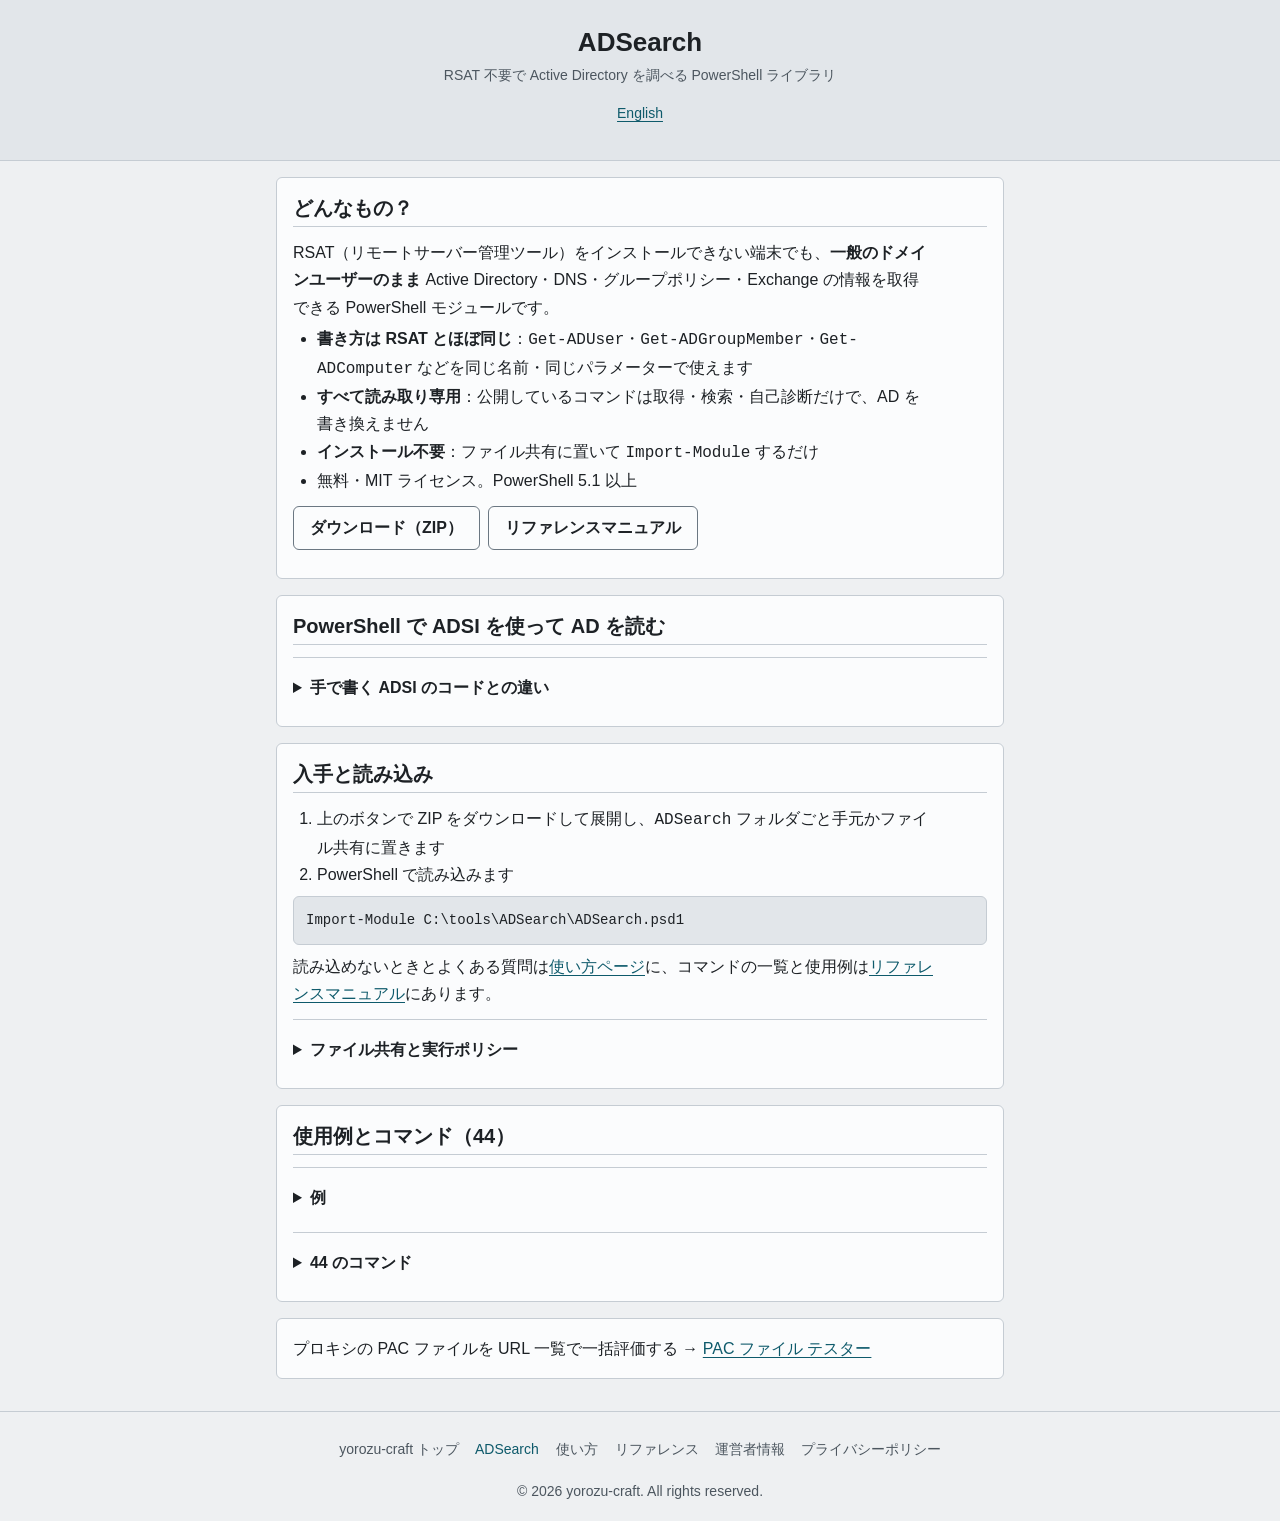
<file: docs/index.html>
<!DOCTYPE html>
<html lang="ja">
<head>
  <meta charset="UTF-8">
  <meta name="viewport" content="width=device-width, initial-scale=1.0">
  <title>ADSearch — RSAT 不要で Active Directory を調べる PowerShell ライブラリ｜yorozu-craft</title>
  <meta name="description" content="RSAT をインストールできない端末でも、一般のドメインユーザーで Active Directory・DNS・GPO・Exchange の情報を取得できる PowerShell モジュール。Get-ADUser などと同じ書き方で、すべて読み取り専用。無料・MIT ライセンス。">
  <meta name="robots" content="index, follow">
  <link rel="canonical" href="https://yorozu-craft.com/ADSearch/">
  <link rel="alternate" hreflang="ja" href="https://yorozu-craft.com/ADSearch/">
  <link rel="alternate" hreflang="en" href="https://yorozu-craft.com/ADSearch/en/">
  <link rel="alternate" hreflang="x-default" href="https://yorozu-craft.com/ADSearch/">

  <meta property="og:title" content="ADSearch — RSAT 不要で Active Directory を調べる PowerShell ライブラリ">
  <meta property="og:description" content="一般のドメインユーザーで Active Directory・DNS・GPO・Exchange の情報を取得。Get-ADUser などと同じ書き方で、すべて読み取り専用。">
  <meta property="og:type" content="website">
  <meta property="og:url" content="https://yorozu-craft.com/ADSearch/">
  <meta property="og:site_name" content="yorozu-craft">
  <meta property="og:locale" content="ja_JP">
  <meta property="og:image" content="https://yorozu-craft.com/ADSearch/og-image.png">
  <meta property="og:image:width" content="1200">
  <meta property="og:image:height" content="630">
  <meta name="twitter:card" content="summary_large_image">

  <script type="application/ld+json">
  {
    "@context": "https://schema.org",
    "@type": "SoftwareApplication",
    "name": "ADSearch",
    "description": "RSAT 不要で Active Directory・DNS・GPO・Exchange の情報を取得できる PowerShell モジュール（読み取り専用）",
    "url": "https://yorozu-craft.com/ADSearch/",
    "applicationCategory": "DeveloperApplication",
    "operatingSystem": "Windows",
    "offers": { "@type": "Offer", "price": "0", "priceCurrency": "JPY" },
    "license": "https://opensource.org/licenses/MIT",
    "codeRepository": "https://github.com/YouheiOonuki/ADSearch",
    "inLanguage": "ja"
  }
  </script>

  <!-- Google AdSense（サイト所有確認 + 広告配信スクリプト） -->
  <meta name="google-adsense-account" content="ca-pub-5375267956079717">
  <script async src="https://pagead2.googlesyndication.com/pagead/js/adsbygoogle.js?client=ca-pub-5375267956079717"
     crossorigin="anonymous"></script>

  <meta name="theme-color" content="#eef0f2" media="(prefers-color-scheme: light)">
  <meta name="theme-color" content="#15191d" media="(prefers-color-scheme: dark)">
  <link rel="icon" href="./favicon.svg" type="image/svg+xml">
  <link rel="manifest" href="/manifest.webmanifest">
  <link rel="apple-touch-icon" href="./apple-touch-icon.png">
  <link rel="stylesheet" href="./style.css">
</head>
<body>

  <header class="app-header">
    <h1>ADSearch</h1>
    <p class="subtitle">RSAT 不要で Active Directory を調べる PowerShell ライブラリ</p>
    <p class="lang-switch"><a href="./en/" hreflang="en" lang="en">English</a></p>
  </header>

  <main class="app-main">

    <section class="card content" aria-labelledby="h-about">
      <h2 id="h-about">どんなもの？</h2>
      <p>RSAT（リモートサーバー管理ツール）をインストールできない端末でも、<strong>一般のドメインユーザーのまま</strong> Active Directory・DNS・グループポリシー・Exchange の情報を取得できる PowerShell モジュールです。</p>
      <ul>
        <li><strong>書き方は RSAT とほぼ同じ</strong>：<code>Get-ADUser</code>・<code>Get-ADGroupMember</code>・<code>Get-ADComputer</code> などを同じ名前・同じパラメーターで使えます</li>
        <li><strong>すべて読み取り専用</strong>：公開しているコマンドは取得・検索・自己診断だけで、AD を書き換えません</li>
        <li><strong>インストール不要</strong>：ファイル共有に置いて <code>Import-Module</code> するだけ</li>
        <li>無料・MIT ライセンス。PowerShell 5.1 以上</li>
      </ul>
      <div class="btn-row">
        <a class="btn" href="./ADSearch.zip" download>ダウンロード（ZIP）</a>
        <a class="btn" href="./reference.html">リファレンスマニュアル</a>
      </div>
    </section>

    <section class="card content" aria-labelledby="h-adsi">
      <h2 id="h-adsi">PowerShell で ADSI を使って AD を読む</h2>
      <details class="more">
        <summary>手で書く ADSI のコードとの違い</summary>
        <p>RSAT が無い端末で PowerShell から AD を読むには、ふつうは <code>[adsisearcher]</code> や <code>System.DirectoryServices.DirectorySearcher</code> のコードを手で書きます。ADSearch はそれを RSAT と同じ形のコマンドにまとめたもので、使うのは .NET の <code>System.DirectoryServices</code>（ADSI/LDAP）だけです。</p>
        <p>手で書くコードでは、LDAP フィルターを組む、取得する属性を並べる、FileTime の値と <code>userAccountControl</code> のビットを変換する、ページングと大きなグループを扱う、が要ります。</p>
      <ul>
        <li><code>-Filter</code> は PowerShell 形式の式（<code>-like</code>・<code>-eq</code>・かっこ・<code>-and</code>/<code>-or</code>）を受け付けて LDAP フィルターに変えます。生の LDAP フィルターはそのまま渡ります</li>
        <li>日時は日時の型で返り、<code>LockedOut</code> と <code>PasswordExpired</code> は DC が計算する属性から読みます</li>
        <li><code>Get-ADGroupMember -Recursive</code> は、入れ子と循環参照のグループ、メンバーが 1,500 を超えるグループ、<code>primaryGroupID</code> によるメンバー（Domain Users など）を扱います</li>
        <li><code>SID</code> と <code>ObjectGUID</code> は RSAT と同じ .NET の型で返ります</li>
      </ul>
      </details>
    </section>

    <section class="card content" aria-labelledby="h-get">
      <h2 id="h-get">入手と読み込み</h2>
      <ol>
        <li>上のボタンで ZIP をダウンロードして展開し、<code>ADSearch</code> フォルダごと手元かファイル共有に置きます</li>
        <li>PowerShell で読み込みます</li>
      </ol>
<pre tabindex="0"><code>Import-Module C:\tools\ADSearch\ADSearch.psd1</code></pre>
      <p>読み込めないときとよくある質問は<a href="./guide.html">使い方ページ</a>に、コマンドの一覧と使用例は<a href="./reference.html">リファレンスマニュアル</a>にあります。</p>
      <details class="more">
        <summary>ファイル共有と実行ポリシー</summary>
        <p>ファイル共有から読み込むとき:</p>
<pre tabindex="0"><code>Import-Module \\fileserver\tools\ADSearch\ADSearch.psd1 -Force</code></pre>
        <p>実行ポリシー（RemoteSigned など）で読み込めないときは、同梱の <code>Import-ADSearch.ps1</code> を使います。</p>
<pre tabindex="0"><code>. ([scriptblock]::Create((Get-Content 'C:\tools\ADSearch\Import-ADSearch.ps1' -Raw)))
Import-ADSearch -Path 'C:\tools\ADSearch'</code></pre>
        <p>ダウンロードしたファイルは、先に <code>Get-ChildItem -Recurse | Unblock-File</code> でブロックを外すと、ふつうに読み込めます。</p>
      </details>
    </section>

    <section class="card content" aria-labelledby="h-use">
      <h2 id="h-use">使用例とコマンド（44）</h2>
      <details class="more">
        <summary>例</summary>
<pre tabindex="0"><code># ユーザーを取得
Get-ADUser -Identity yamada -Server dc01.corp.local

# グループのメンバーを再帰的に
Get-ADGroupMember -Identity "IT-Staff" -Recursive -Server dc01.corp.local</code></pre>
<pre tabindex="0"><code># フィルター
Get-ADUser -Filter "DisplayName -like '山田*'" -Server dc01.corp.local

# 有効なアカウントのうちロックアウトされているもの
Get-ADUser -Filter "Enabled -eq '$true'" -Server dc01 | Where-Object LockedOut

# DNS レコード（IP アドレスつき）
Get-ADDnsRecord -Name pc001 -ComputerName dc01.corp.local

# 自己診断: 正しく読み込めたか、DC に届くか
Invoke-ADSearchSelfTest -Server dc01.corp.local</code></pre>
        <p class="small">例のドメイン名とユーザー名は架空のものです。</p>
      </details>
      <details class="more" id="commands">
        <summary>44 のコマンド</summary>
      <h3>ディレクトリ</h3>
      <p class="cmds"><code>Get-ADUser</code><code>Get-ADGroup</code><code>Get-ADGroupMember</code><code>Get-ADComputer</code><code>Get-ADOrganizationalUnit</code><code>Get-ADObject</code><code>Get-ADServiceAccount</code><code>Get-ADDomain</code><code>Get-ADDomainController</code><code>Get-ADForest</code><code>Get-ADDefaultDomainPasswordPolicy</code><code>Get-ADTrust</code></p>
      <h3>サイト・レプリケーション・GPO・DNS</h3>
      <p class="cmds"><code>Get-ADReplicationSite</code><code>Get-ADReplicationSiteLink</code><code>Get-ADReplicationSubnet</code><code>Get-ADReplicationConnection</code><code>Get-ADGpoLink</code><code>Get-ADDnsRecord</code><code>Get-DnsServerZone</code><code>Get-DnsServerResourceRecord</code></p>
      <h3>Exchange の構成</h3>
      <p class="cmds"><code>Get-ExchangeServer</code><code>Get-ReceiveConnector</code><code>Get-SendConnector</code><code>Get-AcceptedDomain</code><code>Get-RemoteDomain</code><code>Get-TransportRule</code><code>Get-MailboxDatabase</code><code>Get-DatabaseAvailabilityGroup</code><code>Get-AddressList</code><code>Get-GlobalAddressList</code><code>Get-OfflineAddressBook</code><code>Get-EmailAddressPolicy</code></p>
      <h3>Exchange の受信者</h3>
      <p class="cmds"><code>Get-Recipient</code><code>Get-Mailbox</code><code>Get-RemoteMailbox</code><code>Get-MailUser</code><code>Get-MailContact</code><code>Get-DistributionGroup</code><code>Get-DynamicDistributionGroup</code><code>Get-DistributionGroupMember</code></p>
      <h3>診断と棚卸し</h3>
      <p class="cmds"><code>Invoke-ADSearchSelfTest</code><code>Get-ADUserHealth</code><code>Search-ADAccount</code><code>Get-ADComputerHealth</code></p>
        <p>Exchange のコマンドは、Exchange が AD に置いている情報を読むもので、Exchange サーバーには接続しません。パラメーターと出力は<a href="./reference.html">リファレンスマニュアル</a>にあります。</p>
      </details>
    </section>

    <section class="card content" aria-label="ほかの道具">
      <p>プロキシの PAC ファイルを URL 一覧で一括評価する → <a href="../pac-tester/">PAC ファイル テスター</a></p>
    </section>

  </main>

  <footer class="app-footer">
    <nav class="footer-nav" aria-label="フッターナビゲーション">
      <ul>
        <li><a href="../">yorozu-craft トップ</a></li>
        <li><a href="./" aria-current="page">ADSearch</a></li>
        <li><a href="./guide.html">使い方</a></li>
        <li><a href="./reference.html">リファレンス</a></li>
        <li><a href="../about.html">運営者情報</a></li>
        <li><a href="../privacy-policy.html">プライバシーポリシー</a></li>
      </ul>
    </nav>
    <p>&copy; 2026 yorozu-craft. All rights reserved.</p>
  </footer>

  <!-- Cloudflare Web Analytics（Cookie を使わないアクセス解析） --><script type='module' src='https://static.cloudflareinsights.com/beacon.min.js' data-cf-beacon='{"token": "b79bf821e1fd4b6683866d493b1de426"}'></script><!-- End Cloudflare Web Analytics -->
</body>
</html>
</file>
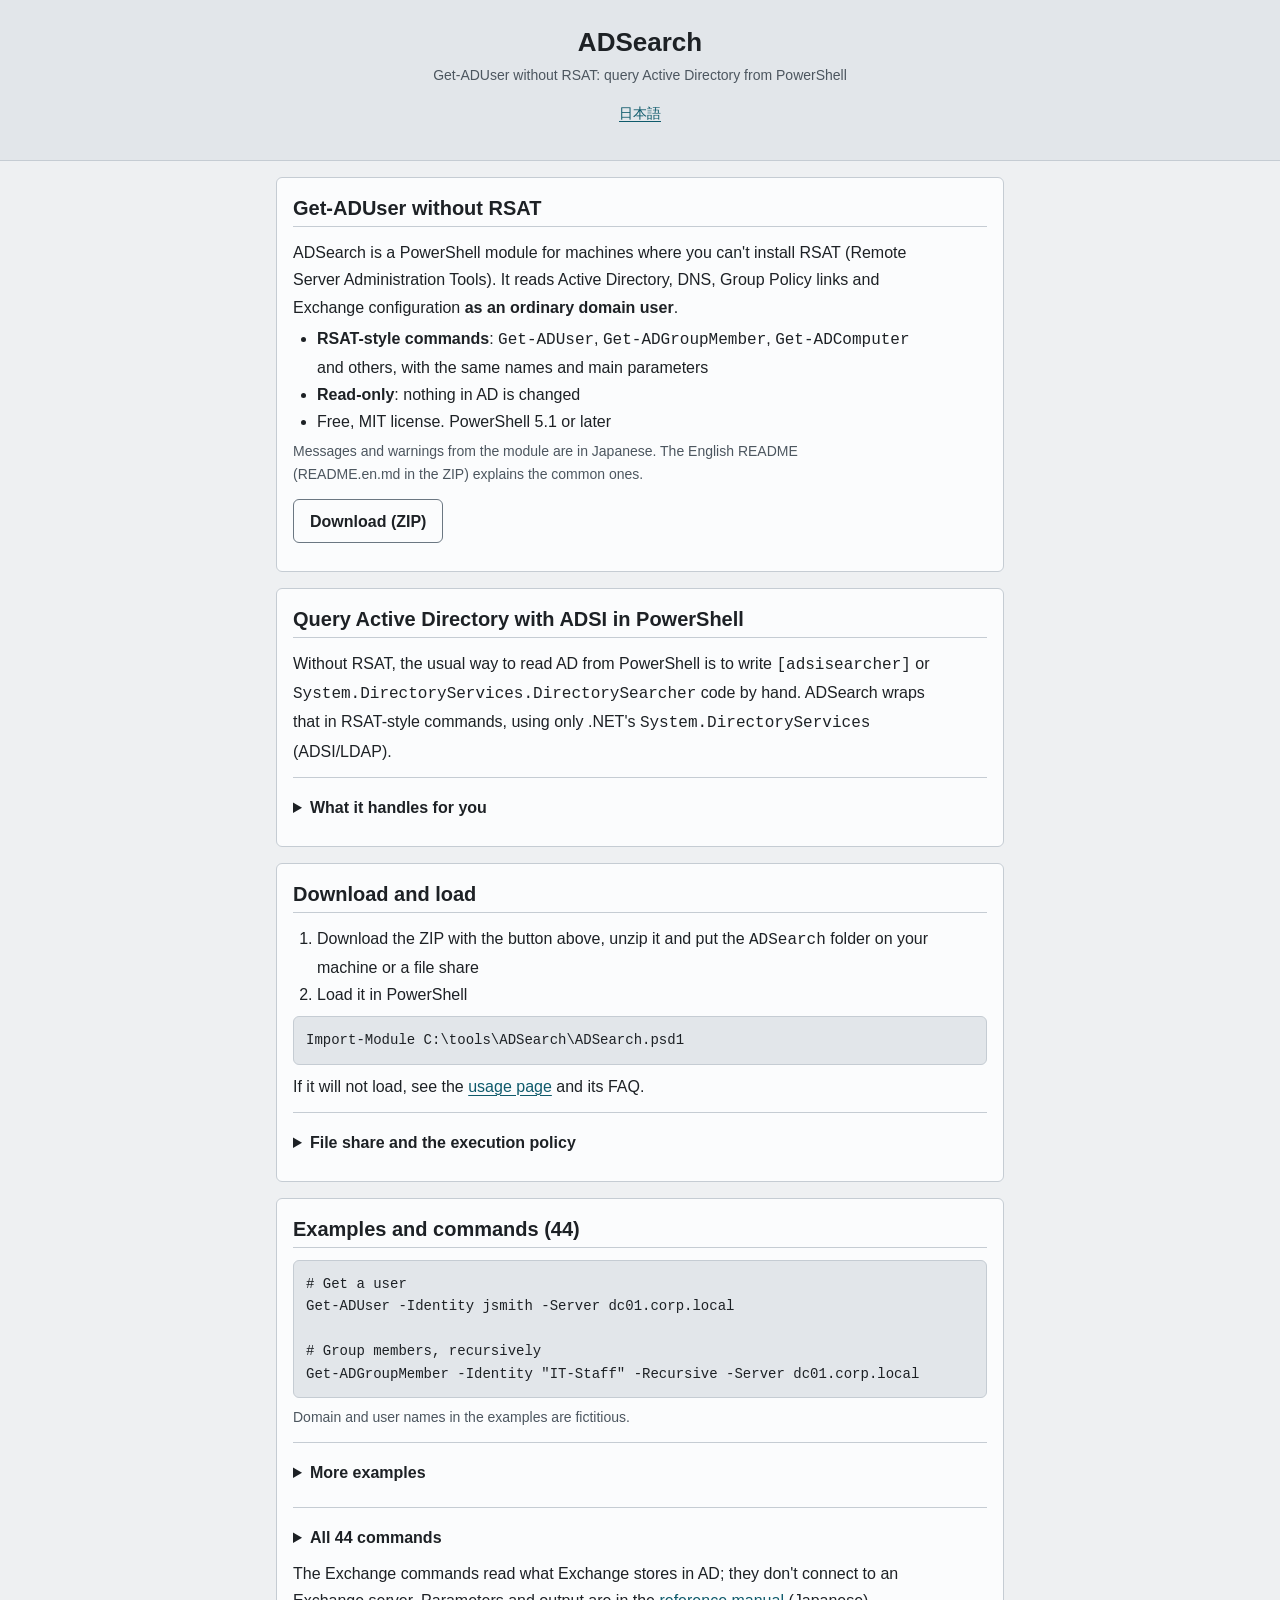
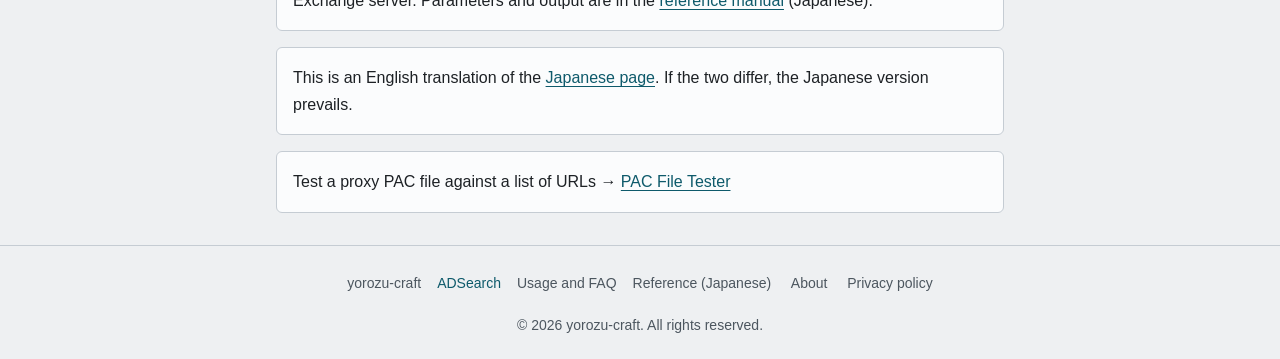
<file: docs/en/index.html>
<!DOCTYPE html>
<html lang="en">
<head>
  <meta charset="UTF-8">
  <meta name="viewport" content="width=device-width, initial-scale=1.0">
  <title>ADSearch – Get-ADUser without RSAT, a PowerShell ADSI library | yorozu-craft</title>
  <meta name="description" content="Run Get-ADUser, Get-ADGroupMember, Get-ADComputer and 39 more commands without RSAT. A read-only PowerShell module that queries Active Directory, DNS, GPO links and Exchange configuration through ADSI/LDAP as an ordinary domain user. Free, MIT license.">
  <meta name="robots" content="index, follow">
  <link rel="canonical" href="https://yorozu-craft.com/ADSearch/en/">
  <link rel="alternate" hreflang="ja" href="https://yorozu-craft.com/ADSearch/">
  <link rel="alternate" hreflang="en" href="https://yorozu-craft.com/ADSearch/en/">
  <link rel="alternate" hreflang="x-default" href="https://yorozu-craft.com/ADSearch/">

  <meta property="og:title" content="ADSearch – Get-ADUser without RSAT">
  <meta property="og:description" content="A read-only PowerShell module that queries Active Directory, DNS, GPO and Exchange configuration through ADSI as an ordinary domain user, with RSAT-style commands.">
  <meta property="og:type" content="website">
  <meta property="og:url" content="https://yorozu-craft.com/ADSearch/en/">
  <meta property="og:site_name" content="yorozu-craft">
  <meta property="og:locale" content="en_US">
  <meta property="og:locale:alternate" content="ja_JP">
  <meta property="og:image" content="https://yorozu-craft.com/ADSearch/og-image.png">
  <meta property="og:image:width" content="1200">
  <meta property="og:image:height" content="630">
  <meta name="twitter:card" content="summary_large_image">

  <script type="application/ld+json">
  {
    "@context": "https://schema.org",
    "@type": "SoftwareApplication",
    "name": "ADSearch",
    "description": "PowerShell module that reads Active Directory, DNS, GPO and Exchange configuration without RSAT (read-only)",
    "url": "https://yorozu-craft.com/ADSearch/en/",
    "applicationCategory": "DeveloperApplication",
    "operatingSystem": "Windows",
    "offers": { "@type": "Offer", "price": "0", "priceCurrency": "JPY" },
    "license": "https://opensource.org/licenses/MIT",
    "codeRepository": "https://github.com/YouheiOonuki/ADSearch"
  }
  </script>

  <!-- Google AdSense（サイト所有確認 + 広告配信スクリプト） -->
  <meta name="google-adsense-account" content="ca-pub-5375267956079717">
  <script async src="https://pagead2.googlesyndication.com/pagead/js/adsbygoogle.js?client=ca-pub-5375267956079717"
     crossorigin="anonymous"></script>

  <meta name="theme-color" content="#eef0f2" media="(prefers-color-scheme: light)">
  <meta name="theme-color" content="#15191d" media="(prefers-color-scheme: dark)">
  <link rel="icon" href="../favicon.svg" type="image/svg+xml">
  <link rel="manifest" href="/manifest.webmanifest">
  <link rel="apple-touch-icon" href="../apple-touch-icon.png">
  <link rel="stylesheet" href="../style.css">
</head>
<body>

  <header class="app-header">
    <h1>ADSearch</h1>
    <p class="subtitle">Get-ADUser without RSAT: query Active Directory from PowerShell</p>
    <p class="lang-switch"><a href="../" hreflang="ja" lang="ja">日本語</a></p>
  </header>

  <main class="app-main">

    <section class="card content" aria-labelledby="h-about">
      <h2 id="h-about">Get-ADUser without RSAT</h2>
      <p>ADSearch is a PowerShell module for machines where you can't install RSAT (Remote Server Administration Tools). It reads Active Directory, DNS, Group Policy links and Exchange configuration <strong>as an ordinary domain user</strong>.</p>
      <ul>
        <li><strong>RSAT-style commands</strong>: <code>Get-ADUser</code>, <code>Get-ADGroupMember</code>, <code>Get-ADComputer</code> and others, with the same names and main parameters</li>
        <li><strong>Read-only</strong>: nothing in AD is changed</li>
        <li>Free, MIT license. PowerShell 5.1 or later</li>
      </ul>
      <p class="kind">Messages and warnings from the module are in Japanese. The English README (README.en.md in the ZIP) explains the common ones.</p>
      <div class="btn-row">
        <a class="btn" href="../ADSearch.zip" download>Download (ZIP)</a>
      </div>
    </section>

    <section class="card content" aria-labelledby="h-adsi">
      <h2 id="h-adsi">Query Active Directory with ADSI in PowerShell</h2>
      <p>Without RSAT, the usual way to read AD from PowerShell is to write <code>[adsisearcher]</code> or <code>System.DirectoryServices.DirectorySearcher</code> code by hand. ADSearch wraps that in RSAT-style commands, using only .NET's <code>System.DirectoryServices</code> (ADSI/LDAP).</p>
      <details class="more">
        <summary>What it handles for you</summary>
        <p>Hand-written code has to build the LDAP filter, list the attributes to load, convert FileTime values and <code>userAccountControl</code> bits, and handle paging and large groups.</p>
      <ul>
        <li><code>-Filter</code> accepts PowerShell-style expressions (<code>-like</code>, <code>-eq</code>, parentheses, <code>-and</code>/<code>-or</code>) and turns them into LDAP filters. Raw LDAP filters pass through unchanged</li>
        <li>Dates come back as dates, and <code>LockedOut</code> and <code>PasswordExpired</code> are read from the attributes the DC computes</li>
        <li><code>Get-ADGroupMember -Recursive</code> handles nested and circular groups, groups with more than 1,500 members, and members through <code>primaryGroupID</code> (such as Domain Users)</li>
        <li><code>SID</code> and <code>ObjectGUID</code> are returned as the same .NET types as RSAT</li>
      </ul>
      </details>
    </section>

    <section class="card content" aria-labelledby="h-get">
      <h2 id="h-get">Download and load</h2>
      <ol>
        <li>Download the ZIP with the button above, unzip it and put the <code>ADSearch</code> folder on your machine or a file share</li>
        <li>Load it in PowerShell</li>
      </ol>
<pre tabindex="0"><code>Import-Module C:\tools\ADSearch\ADSearch.psd1</code></pre>
      <p>If it will not load, see the <a href="./guide.html">usage page</a> and its FAQ.</p>
      <details class="more">
        <summary>File share and the execution policy</summary>
        <p>From a file share:</p>
<pre tabindex="0"><code>Import-Module \\fileserver\tools\ADSearch\ADSearch.psd1 -Force</code></pre>
        <p>If the execution policy (RemoteSigned etc.) blocks it, use the bundled <code>Import-ADSearch.ps1</code>.</p>
<pre tabindex="0"><code>. ([scriptblock]::Create((Get-Content 'C:\tools\ADSearch\Import-ADSearch.ps1' -Raw)))
Import-ADSearch -Path 'C:\tools\ADSearch'</code></pre>
        <p>For downloaded files, unblocking them first with <code>Get-ChildItem -Recurse | Unblock-File</code> lets them load normally.</p>
      </details>
    </section>

    <section class="card content" aria-labelledby="h-use">
      <h2 id="h-use">Examples and commands (44)</h2>
<pre tabindex="0"><code># Get a user
Get-ADUser -Identity jsmith -Server dc01.corp.local

# Group members, recursively
Get-ADGroupMember -Identity "IT-Staff" -Recursive -Server dc01.corp.local</code></pre>
      <p class="small">Domain and user names in the examples are fictitious.</p>
      <details class="more">
        <summary>More examples</summary>
<pre tabindex="0"><code># Filter
Get-ADUser -Filter "DisplayName -like 'Smith*'" -Server dc01.corp.local

# Enabled accounts that are locked out
Get-ADUser -Filter "Enabled -eq '$true'" -Server dc01 | Where-Object LockedOut

# DNS records (with IP addresses)
Get-ADDnsRecord -Name pc001 -ComputerName dc01.corp.local

# Self-test: loaded correctly, and the DC is reachable
Invoke-ADSearchSelfTest -Server dc01.corp.local</code></pre>
      </details>
      <details class="more" id="commands">
        <summary>All 44 commands</summary>
      <h3>Directory</h3>
      <p class="cmds"><code>Get-ADUser</code><code>Get-ADGroup</code><code>Get-ADGroupMember</code><code>Get-ADComputer</code><code>Get-ADOrganizationalUnit</code><code>Get-ADObject</code><code>Get-ADServiceAccount</code><code>Get-ADDomain</code><code>Get-ADDomainController</code><code>Get-ADForest</code><code>Get-ADDefaultDomainPasswordPolicy</code><code>Get-ADTrust</code></p>
      <h3>Sites, replication, GPO and DNS</h3>
      <p class="cmds"><code>Get-ADReplicationSite</code><code>Get-ADReplicationSiteLink</code><code>Get-ADReplicationSubnet</code><code>Get-ADReplicationConnection</code><code>Get-ADGpoLink</code><code>Get-ADDnsRecord</code><code>Get-DnsServerZone</code><code>Get-DnsServerResourceRecord</code></p>
      <h3>Exchange configuration</h3>
      <p class="cmds"><code>Get-ExchangeServer</code><code>Get-ReceiveConnector</code><code>Get-SendConnector</code><code>Get-AcceptedDomain</code><code>Get-RemoteDomain</code><code>Get-TransportRule</code><code>Get-MailboxDatabase</code><code>Get-DatabaseAvailabilityGroup</code><code>Get-AddressList</code><code>Get-GlobalAddressList</code><code>Get-OfflineAddressBook</code><code>Get-EmailAddressPolicy</code></p>
      <h3>Exchange recipients</h3>
      <p class="cmds"><code>Get-Recipient</code><code>Get-Mailbox</code><code>Get-RemoteMailbox</code><code>Get-MailUser</code><code>Get-MailContact</code><code>Get-DistributionGroup</code><code>Get-DynamicDistributionGroup</code><code>Get-DistributionGroupMember</code></p>
      <h3>Diagnostics and inventory</h3>
      <p class="cmds"><code>Invoke-ADSearchSelfTest</code><code>Get-ADUserHealth</code><code>Search-ADAccount</code><code>Get-ADComputerHealth</code></p>
      </details>
      <p>The Exchange commands read what Exchange stores in AD; they don't connect to an Exchange server. Parameters and output are in the <a href="../reference.html" hreflang="ja">reference manual</a> (Japanese).</p>
    </section>

    <section class="card content" aria-label="Translation note">
      <p class="translation-note">This is an English translation of the <a href="../" hreflang="ja">Japanese page</a>. If the two differ, the Japanese version prevails.</p>
    </section>

    <section class="card content" aria-label="Other tools">
      <p>Test a proxy PAC file against a list of URLs → <a href="../../pac-tester/en/">PAC File Tester</a></p>
    </section>

  </main>

  <footer class="app-footer">
    <nav class="footer-nav" aria-label="Footer">
      <ul>
        <li><a href="../../en/">yorozu-craft</a></li>
        <li><a href="./" aria-current="page">ADSearch</a></li>
        <li><a href="./guide.html">Usage and FAQ</a></li>
        <li><a href="../reference.html" hreflang="ja">Reference (Japanese)</a></li>
        <li><a href="../../en/about.html">About</a></li>
        <li><a href="../../en/privacy-policy.html">Privacy policy</a></li>
      </ul>
    </nav>
    <p>&copy; 2026 yorozu-craft. All rights reserved.</p>
  </footer>

  <!-- Cloudflare Web Analytics（Cookie を使わないアクセス解析） --><script type='module' src='https://static.cloudflareinsights.com/beacon.min.js' data-cf-beacon='{"token": "b79bf821e1fd4b6683866d493b1de426"}'></script><!-- End Cloudflare Web Analytics -->
</body>
</html>
</file>
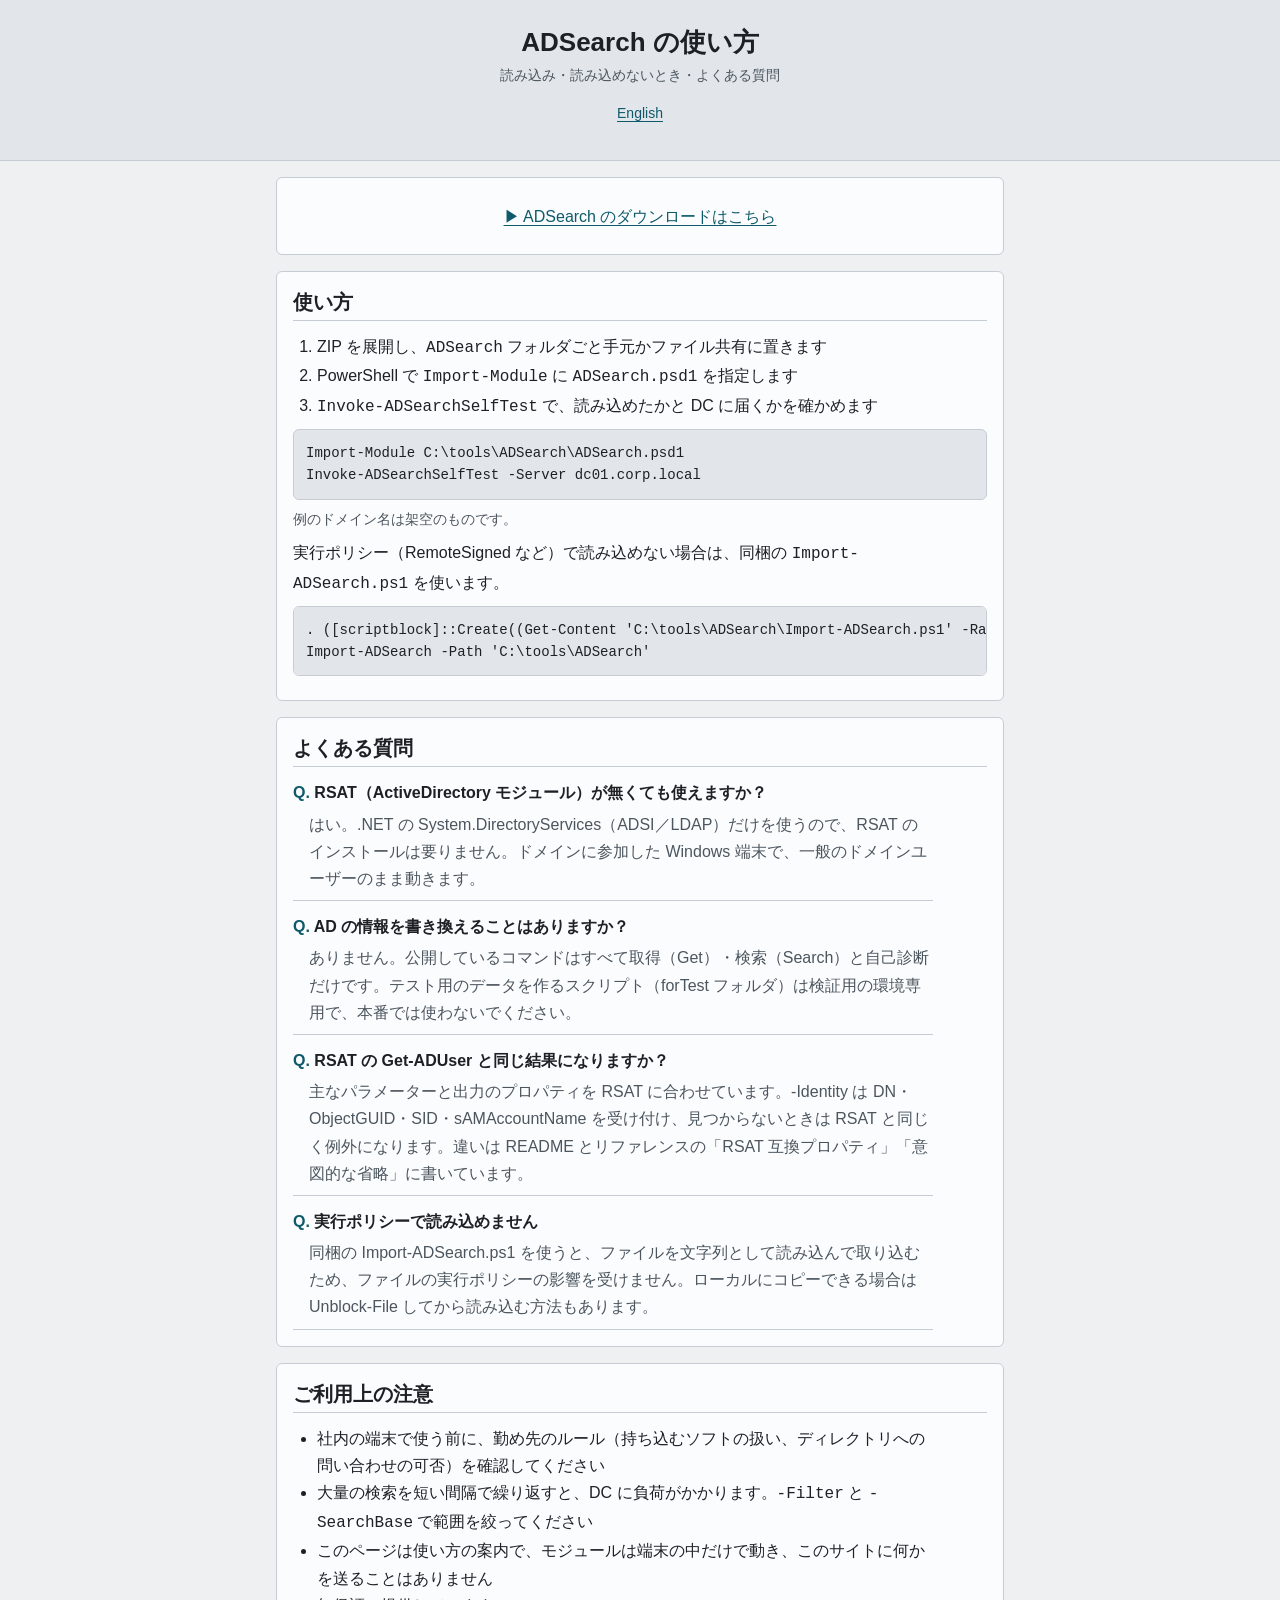
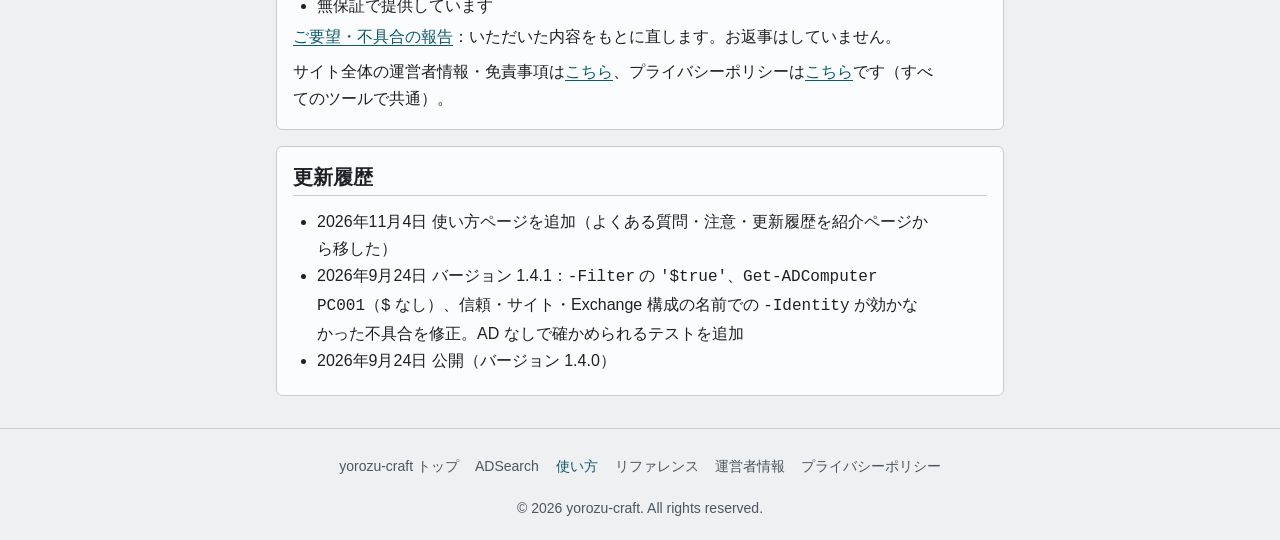
<file: docs/guide.html>
<!DOCTYPE html>
<html lang="ja">
<head>
  <meta charset="UTF-8">
  <meta name="viewport" content="width=device-width, initial-scale=1.0">
  <title>使い方・よくある質問｜ADSearch｜yorozu-craft</title>
  <meta name="description" content="ADSearch の使い方。ZIP の展開と読み込み、実行ポリシーで読み込めないときの方法、RSAT なしで動く理由、読み取り専用であることなど、よくある質問に答えます。">
  <meta name="robots" content="index, follow">
  <link rel="canonical" href="https://yorozu-craft.com/ADSearch/guide.html">
  <link rel="alternate" hreflang="ja" href="https://yorozu-craft.com/ADSearch/guide.html">
  <link rel="alternate" hreflang="en" href="https://yorozu-craft.com/ADSearch/en/guide.html">
  <link rel="alternate" hreflang="x-default" href="https://yorozu-craft.com/ADSearch/guide.html">

  <meta property="og:title" content="使い方・よくある質問｜ADSearch">
  <meta property="og:description" content="ADSearch の使い方。ZIP の展開と読み込み、実行ポリシーで読み込めないときの方法、よくある質問。">
  <meta property="og:type" content="article">
  <meta property="og:url" content="https://yorozu-craft.com/ADSearch/guide.html">
  <meta property="og:site_name" content="yorozu-craft">
  <meta property="og:locale" content="ja_JP">
  <meta property="og:image" content="https://yorozu-craft.com/ADSearch/og-image.png">
  <meta property="og:image:width" content="1200">
  <meta property="og:image:height" content="630">
  <meta name="twitter:card" content="summary_large_image">

  <script type="application/ld+json">
  {
    "@context": "https://schema.org",
    "@type": "FAQPage",
    "mainEntity": [
      {
        "@type": "Question",
        "name": "RSAT（ActiveDirectory モジュール）が無くても使えますか？",
        "acceptedAnswer": { "@type": "Answer", "text": "はい。.NET の System.DirectoryServices（ADSI／LDAP）だけを使うので、RSAT のインストールは要りません。ドメインに参加した Windows 端末で、一般のドメインユーザーのまま動きます。" }
      },
      {
        "@type": "Question",
        "name": "AD の情報を書き換えることはありますか？",
        "acceptedAnswer": { "@type": "Answer", "text": "ありません。公開しているコマンドはすべて取得（Get）・検索（Search）と自己診断だけです。テスト用のデータを作るスクリプト（forTest フォルダ）は検証用の環境専用で、本番では使わないでください。" }
      },
      {
        "@type": "Question",
        "name": "RSAT の Get-ADUser と同じ結果になりますか？",
        "acceptedAnswer": { "@type": "Answer", "text": "主なパラメーターと出力のプロパティを RSAT に合わせています。-Identity は DN・ObjectGUID・SID・sAMAccountName を受け付け、見つからないときは RSAT と同じく例外になります。違いは README とリファレンスの「RSAT 互換プロパティ」「意図的な省略」に書いています。" }
      },
      {
        "@type": "Question",
        "name": "実行ポリシーで読み込めません",
        "acceptedAnswer": { "@type": "Answer", "text": "同梱の Import-ADSearch.ps1 を使うと、ファイルを文字列として読み込んで取り込むため、ファイルの実行ポリシーの影響を受けません。ローカルにコピーできる場合は Unblock-File してから読み込む方法もあります。" }
      }
    ]
  }
  </script>

  <!-- Google AdSense（サイト所有確認 + 広告配信スクリプト） -->
  <meta name="google-adsense-account" content="ca-pub-5375267956079717">
  <script async src="https://pagead2.googlesyndication.com/pagead/js/adsbygoogle.js?client=ca-pub-5375267956079717"
     crossorigin="anonymous"></script>

  <meta name="theme-color" content="#eef0f2" media="(prefers-color-scheme: light)">
  <meta name="theme-color" content="#15191d" media="(prefers-color-scheme: dark)">
  <link rel="icon" href="./favicon.svg" type="image/svg+xml">
  <link rel="manifest" href="/manifest.webmanifest">
  <link rel="apple-touch-icon" href="./apple-touch-icon.png">
  <link rel="stylesheet" href="./style.css">
</head>
<body>

  <header class="app-header">
    <h1>ADSearch の使い方</h1>
    <p class="subtitle">読み込み・読み込めないとき・よくある質問</p>
    <p class="lang-switch"><a href="./en/guide.html" hreflang="en" lang="en">English</a></p>
  </header>

  <main class="app-main">

    <p class="card" style="text-align:center"><a href="./">▶ ADSearch のダウンロードはこちら</a></p>

    <section class="card content" id="howto" aria-labelledby="h-howto">
      <h2 id="h-howto">使い方</h2>
      <ol>
        <li>ZIP を展開し、<code>ADSearch</code> フォルダごと手元かファイル共有に置きます</li>
        <li>PowerShell で <code>Import-Module</code> に <code>ADSearch.psd1</code> を指定します</li>
        <li><code>Invoke-ADSearchSelfTest</code> で、読み込めたかと DC に届くかを確かめます</li>
      </ol>
<pre tabindex="0"><code>Import-Module C:\tools\ADSearch\ADSearch.psd1
Invoke-ADSearchSelfTest -Server dc01.corp.local</code></pre>
      <p class="small">例のドメイン名は架空のものです。</p>
      <p>実行ポリシー（RemoteSigned など）で読み込めない場合は、同梱の <code>Import-ADSearch.ps1</code> を使います。</p>
<pre tabindex="0"><code>. ([scriptblock]::Create((Get-Content 'C:\tools\ADSearch\Import-ADSearch.ps1' -Raw)))
Import-ADSearch -Path 'C:\tools\ADSearch'</code></pre>
    </section>

    <section class="card content" id="faq" aria-labelledby="h-faq">
      <h2 id="h-faq">よくある質問</h2>
      <dl class="faq">
        <dt>RSAT（ActiveDirectory モジュール）が無くても使えますか？</dt>
        <dd>はい。.NET の System.DirectoryServices（ADSI／LDAP）だけを使うので、RSAT のインストールは要りません。ドメインに参加した Windows 端末で、一般のドメインユーザーのまま動きます。</dd>
        <dt>AD の情報を書き換えることはありますか？</dt>
        <dd>ありません。公開しているコマンドはすべて取得（Get）・検索（Search）と自己診断だけです。テスト用のデータを作るスクリプト（forTest フォルダ）は検証用の環境専用で、本番では使わないでください。</dd>
        <dt>RSAT の Get-ADUser と同じ結果になりますか？</dt>
        <dd>主なパラメーターと出力のプロパティを RSAT に合わせています。-Identity は DN・ObjectGUID・SID・sAMAccountName を受け付け、見つからないときは RSAT と同じく例外になります。違いは README とリファレンスの「RSAT 互換プロパティ」「意図的な省略」に書いています。</dd>
        <dt>実行ポリシーで読み込めません</dt>
        <dd>同梱の Import-ADSearch.ps1 を使うと、ファイルを文字列として読み込んで取り込むため、ファイルの実行ポリシーの影響を受けません。ローカルにコピーできる場合は Unblock-File してから読み込む方法もあります。</dd>
      </dl>
    </section>

    <section class="card content" id="notes" aria-labelledby="h-notes">
      <h2 id="h-notes">ご利用上の注意</h2>
      <ul>
        <li>社内の端末で使う前に、勤め先のルール（持ち込むソフトの扱い、ディレクトリへの問い合わせの可否）を確認してください</li>
        <li>大量の検索を短い間隔で繰り返すと、DC に負荷がかかります。<code>-Filter</code> と <code>-SearchBase</code> で範囲を絞ってください</li>
        <li>このページは使い方の案内で、モジュールは端末の中だけで動き、このサイトに何かを送ることはありません</li>
        <li>無保証で提供しています</li>
      </ul>
      <p><a href="/post/?from=/ADSearch/guide.html">ご要望・不具合の報告</a>：いただいた内容をもとに直します。お返事はしていません。</p>
      <p>サイト全体の運営者情報・免責事項は<a href="../about.html">こちら</a>、プライバシーポリシーは<a href="../privacy-policy.html">こちら</a>です（すべてのツールで共通）。</p>
    </section>

    <section class="card content" id="changelog" aria-labelledby="h-log">
      <h2 id="h-log">更新履歴</h2>
      <ul>
        <li><time datetime="2026-11-04">2026年11月4日</time> 使い方ページを追加（よくある質問・注意・更新履歴を紹介ページから移した）</li>
        <li><time datetime="2026-09-24">2026年9月24日</time> バージョン 1.4.1：<code>-Filter</code> の <code>'$true'</code>、<code>Get-ADComputer PC001</code>（<code>$</code> なし）、信頼・サイト・Exchange 構成の名前での <code>-Identity</code> が効かなかった不具合を修正。AD なしで確かめられるテストを追加</li>
        <li><time datetime="2026-09-24">2026年9月24日</time> 公開（バージョン 1.4.0）</li>
      </ul>
    </section>

  </main>

  <footer class="app-footer">
    <nav class="footer-nav" aria-label="フッターナビゲーション">
      <ul>
        <li><a href="../">yorozu-craft トップ</a></li>
        <li><a href="./">ADSearch</a></li>
        <li><a href="./guide.html" aria-current="page">使い方</a></li>
        <li><a href="./reference.html">リファレンス</a></li>
        <li><a href="../about.html">運営者情報</a></li>
        <li><a href="../privacy-policy.html">プライバシーポリシー</a></li>
      </ul>
    </nav>
    <p>&copy; 2026 yorozu-craft. All rights reserved.</p>
  </footer>

  <!-- Cloudflare Web Analytics（Cookie を使わないアクセス解析） --><script type='module' src='https://static.cloudflareinsights.com/beacon.min.js' data-cf-beacon='{"token": "b79bf821e1fd4b6683866d493b1de426"}'></script><!-- End Cloudflare Web Analytics -->
</body>
</html>
</file>
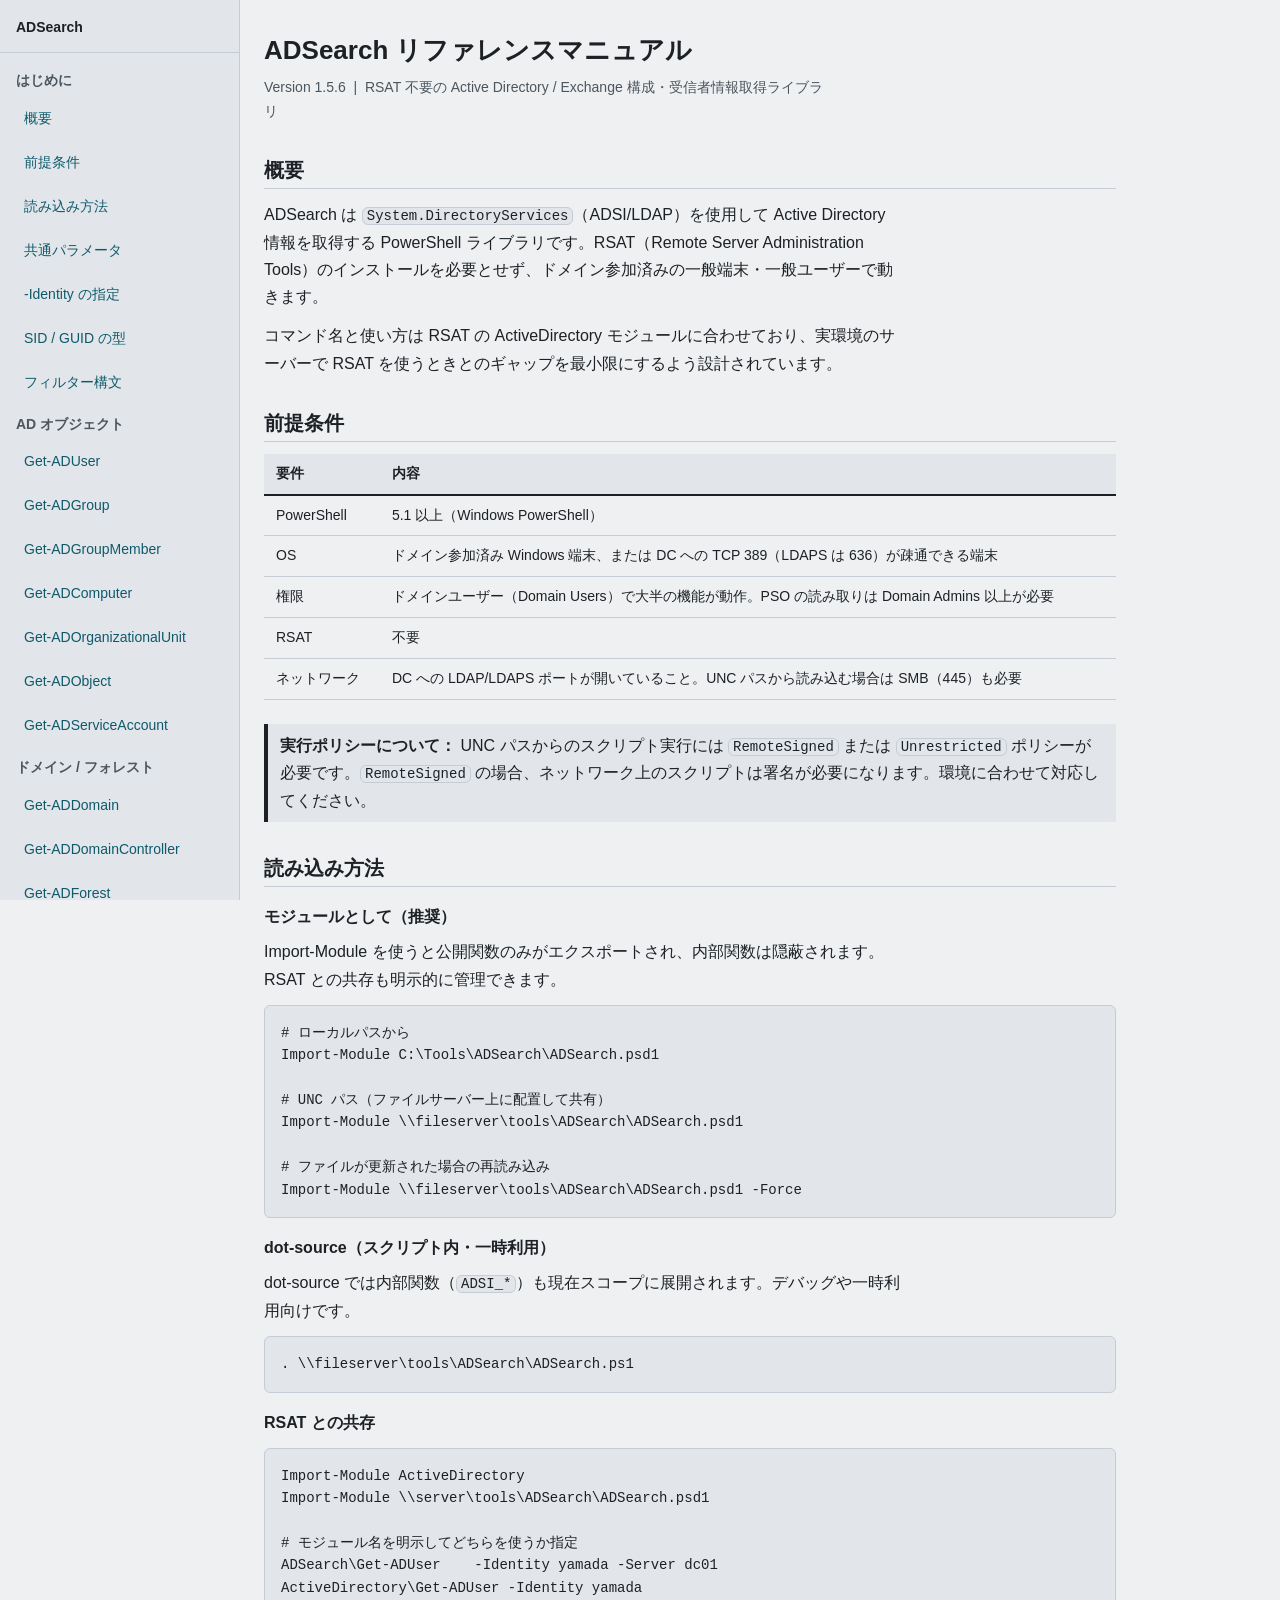
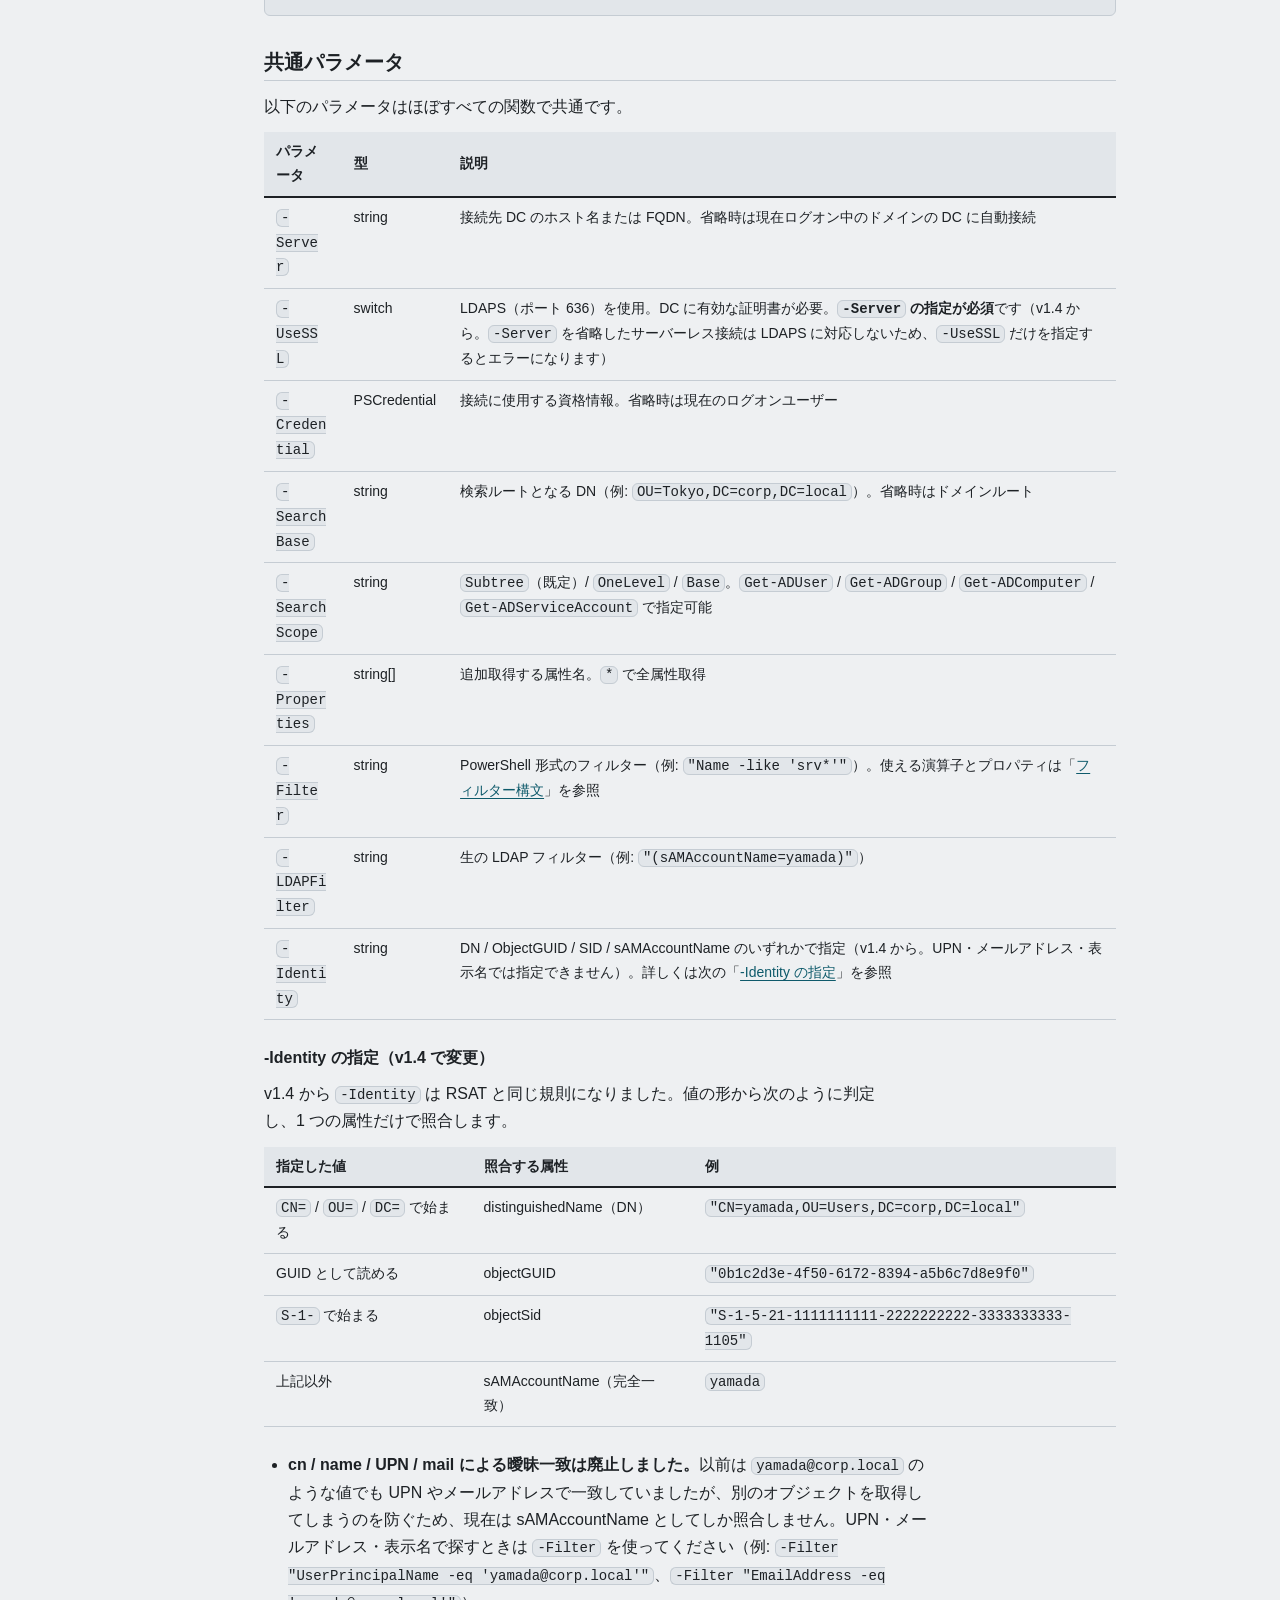
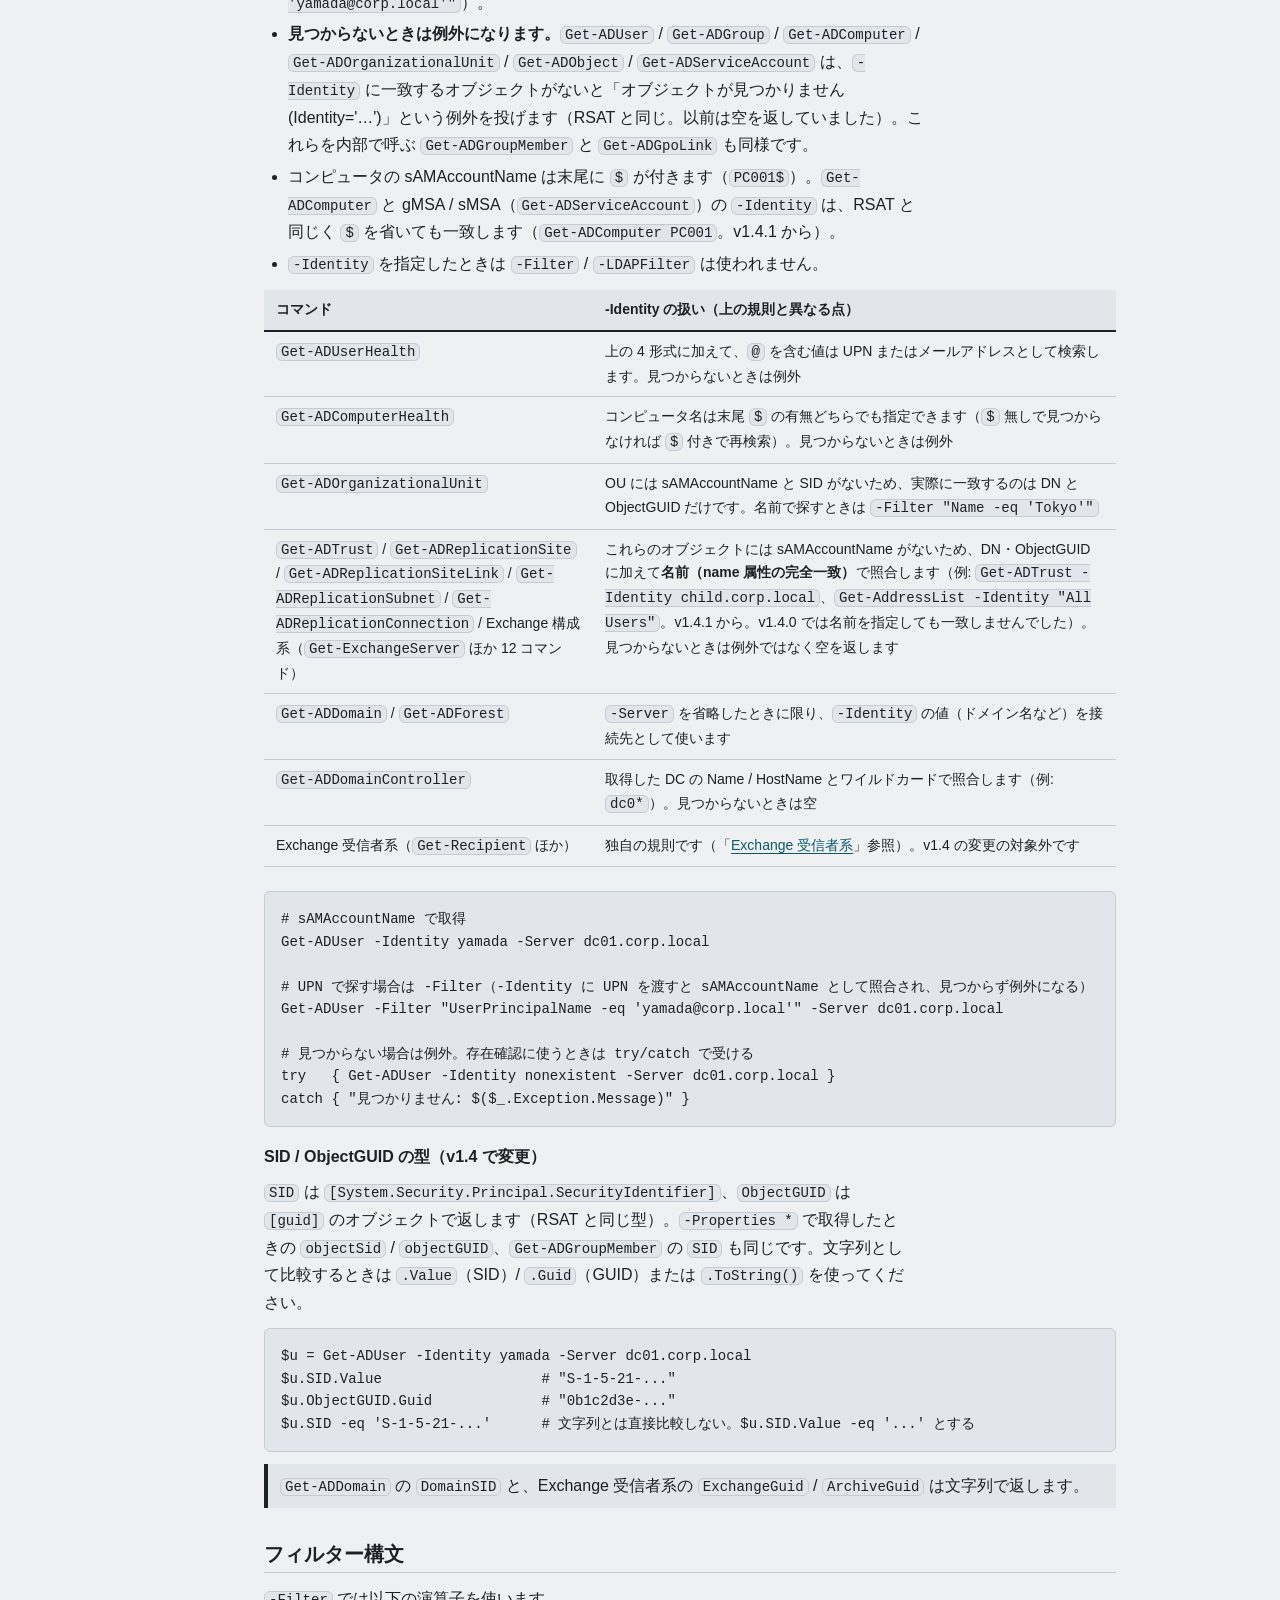
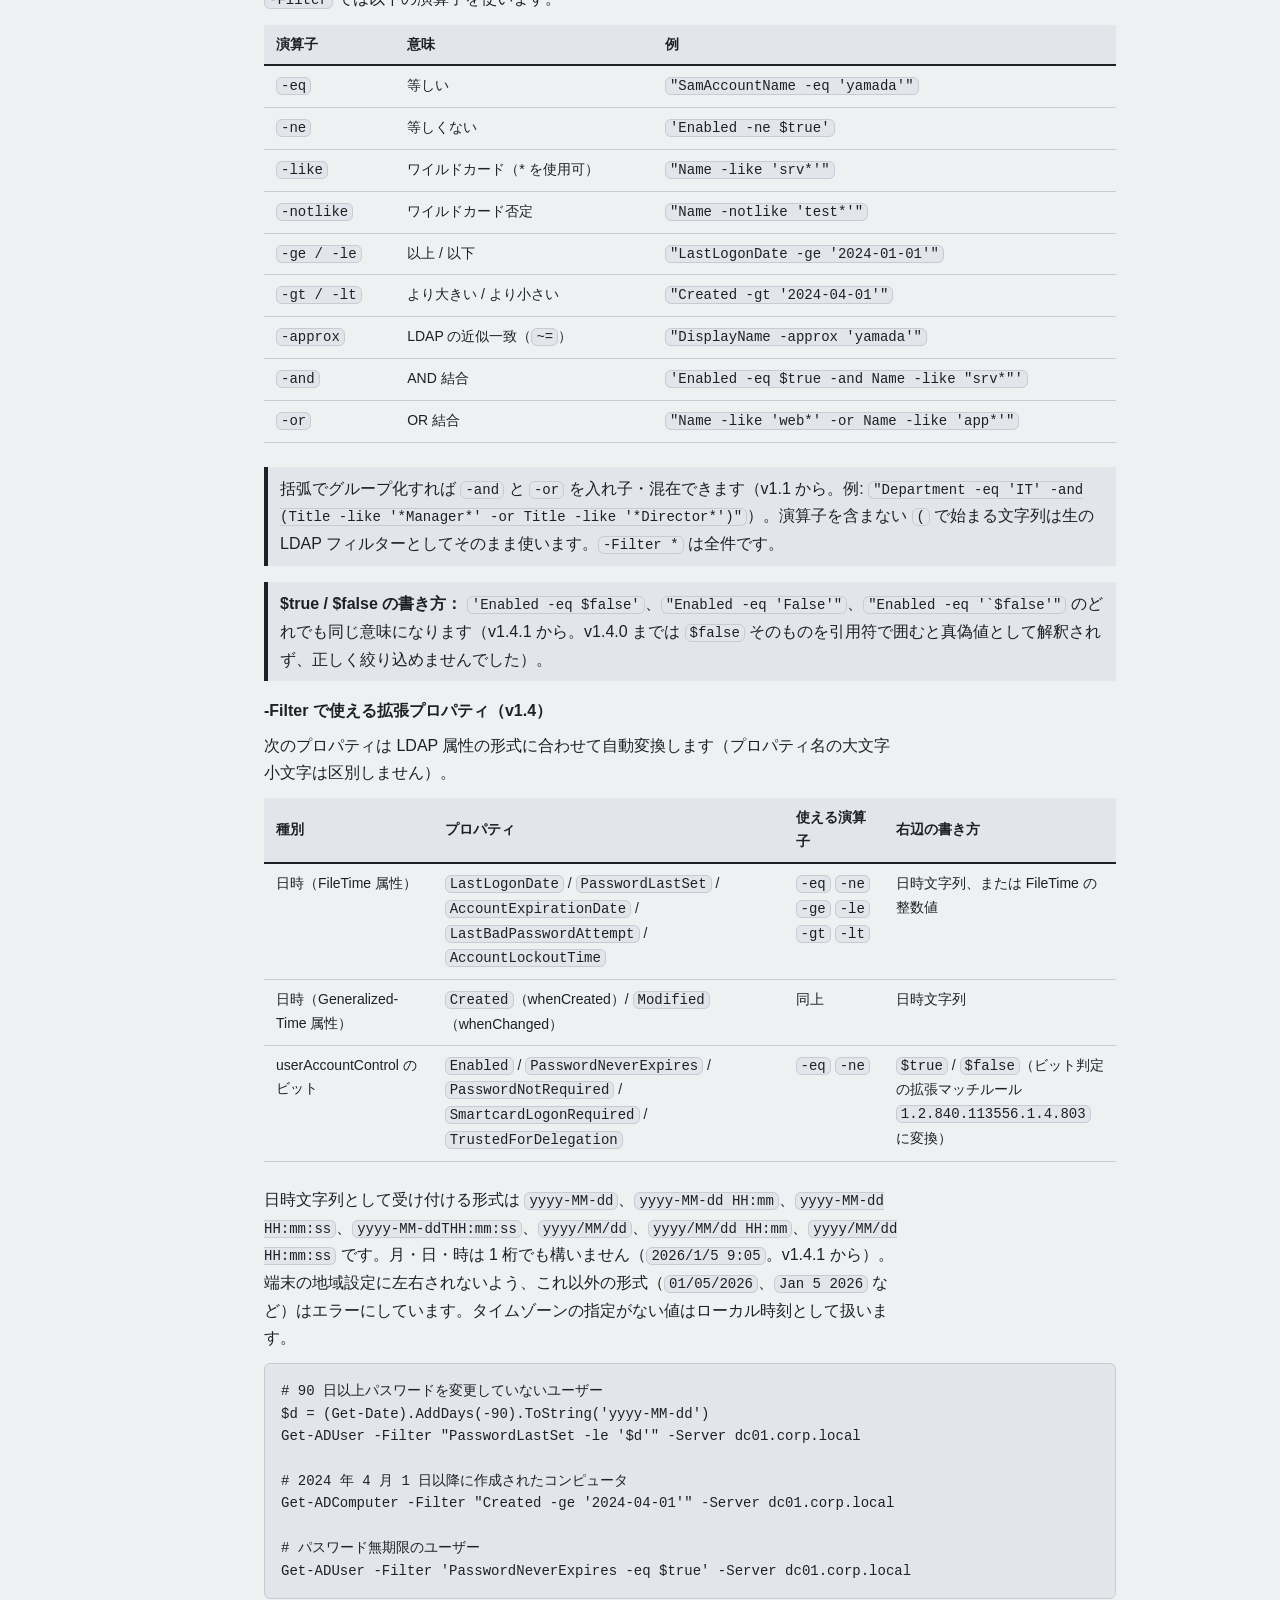
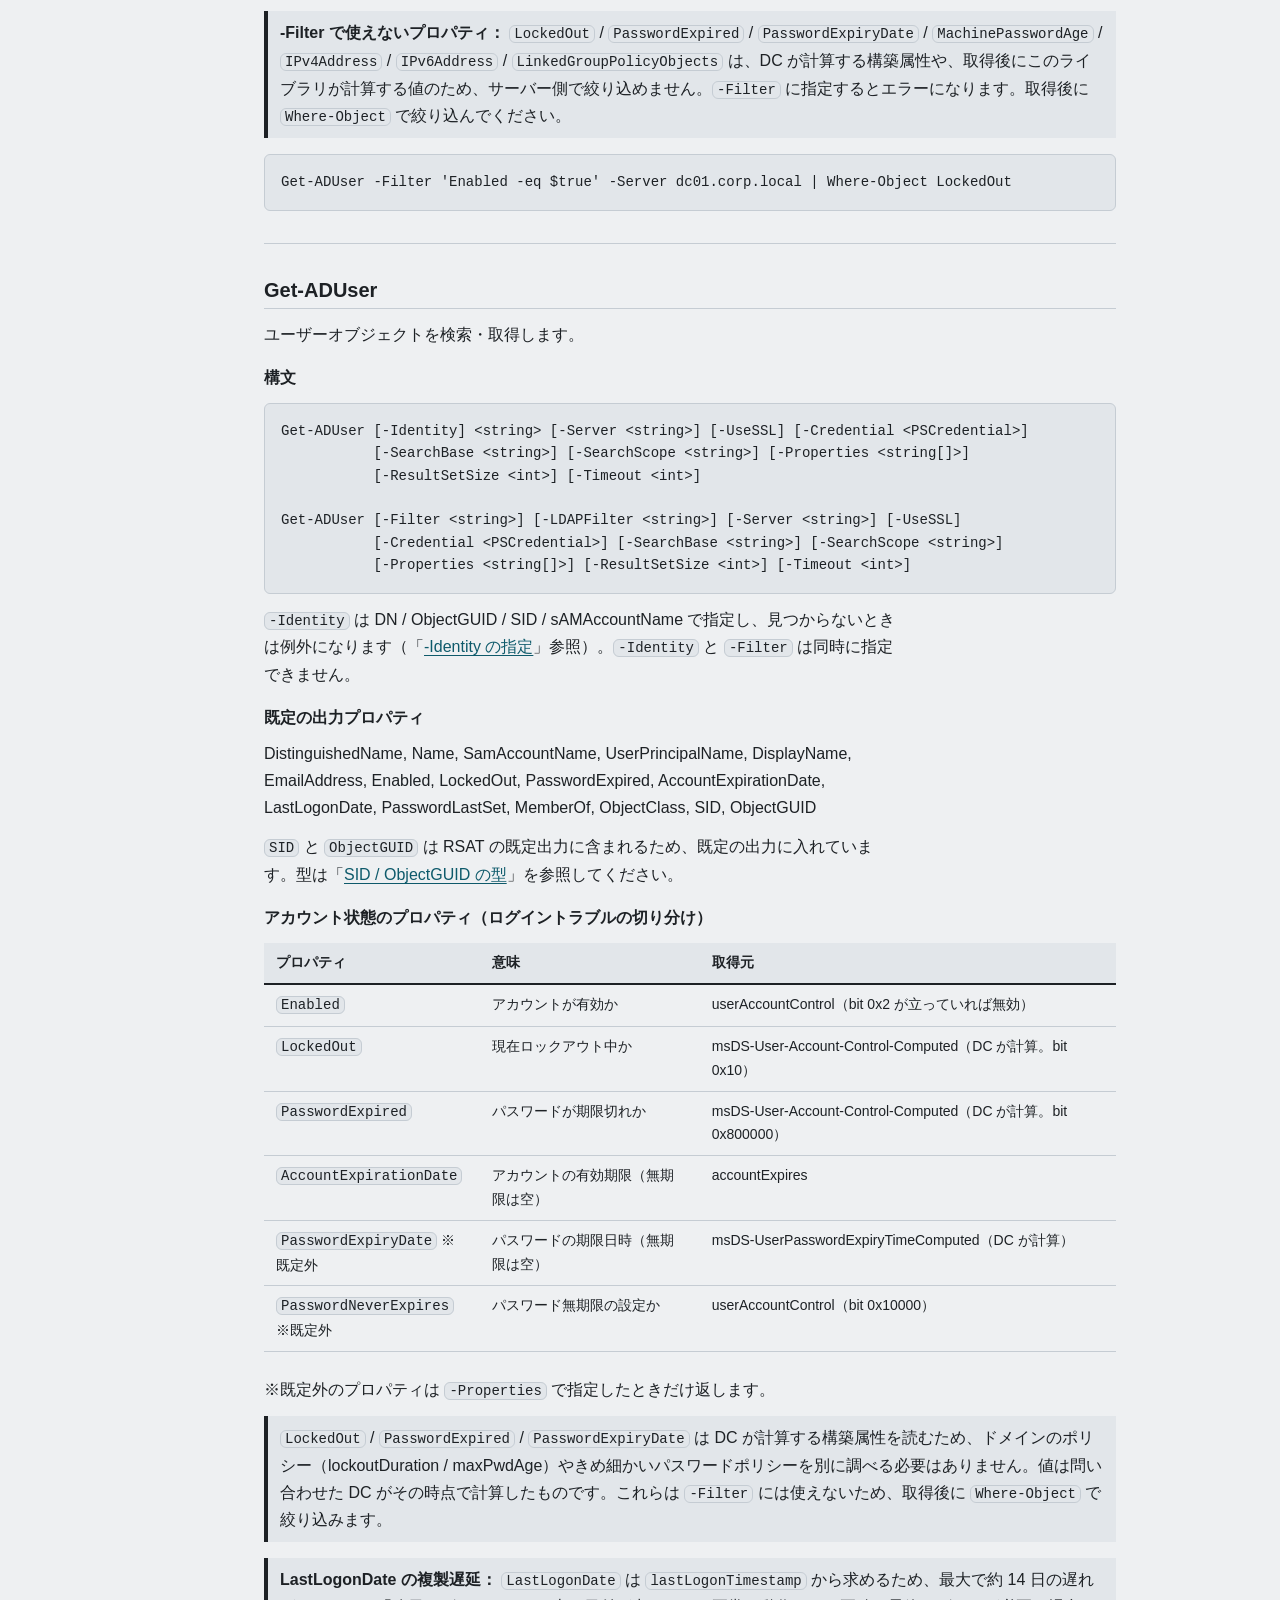
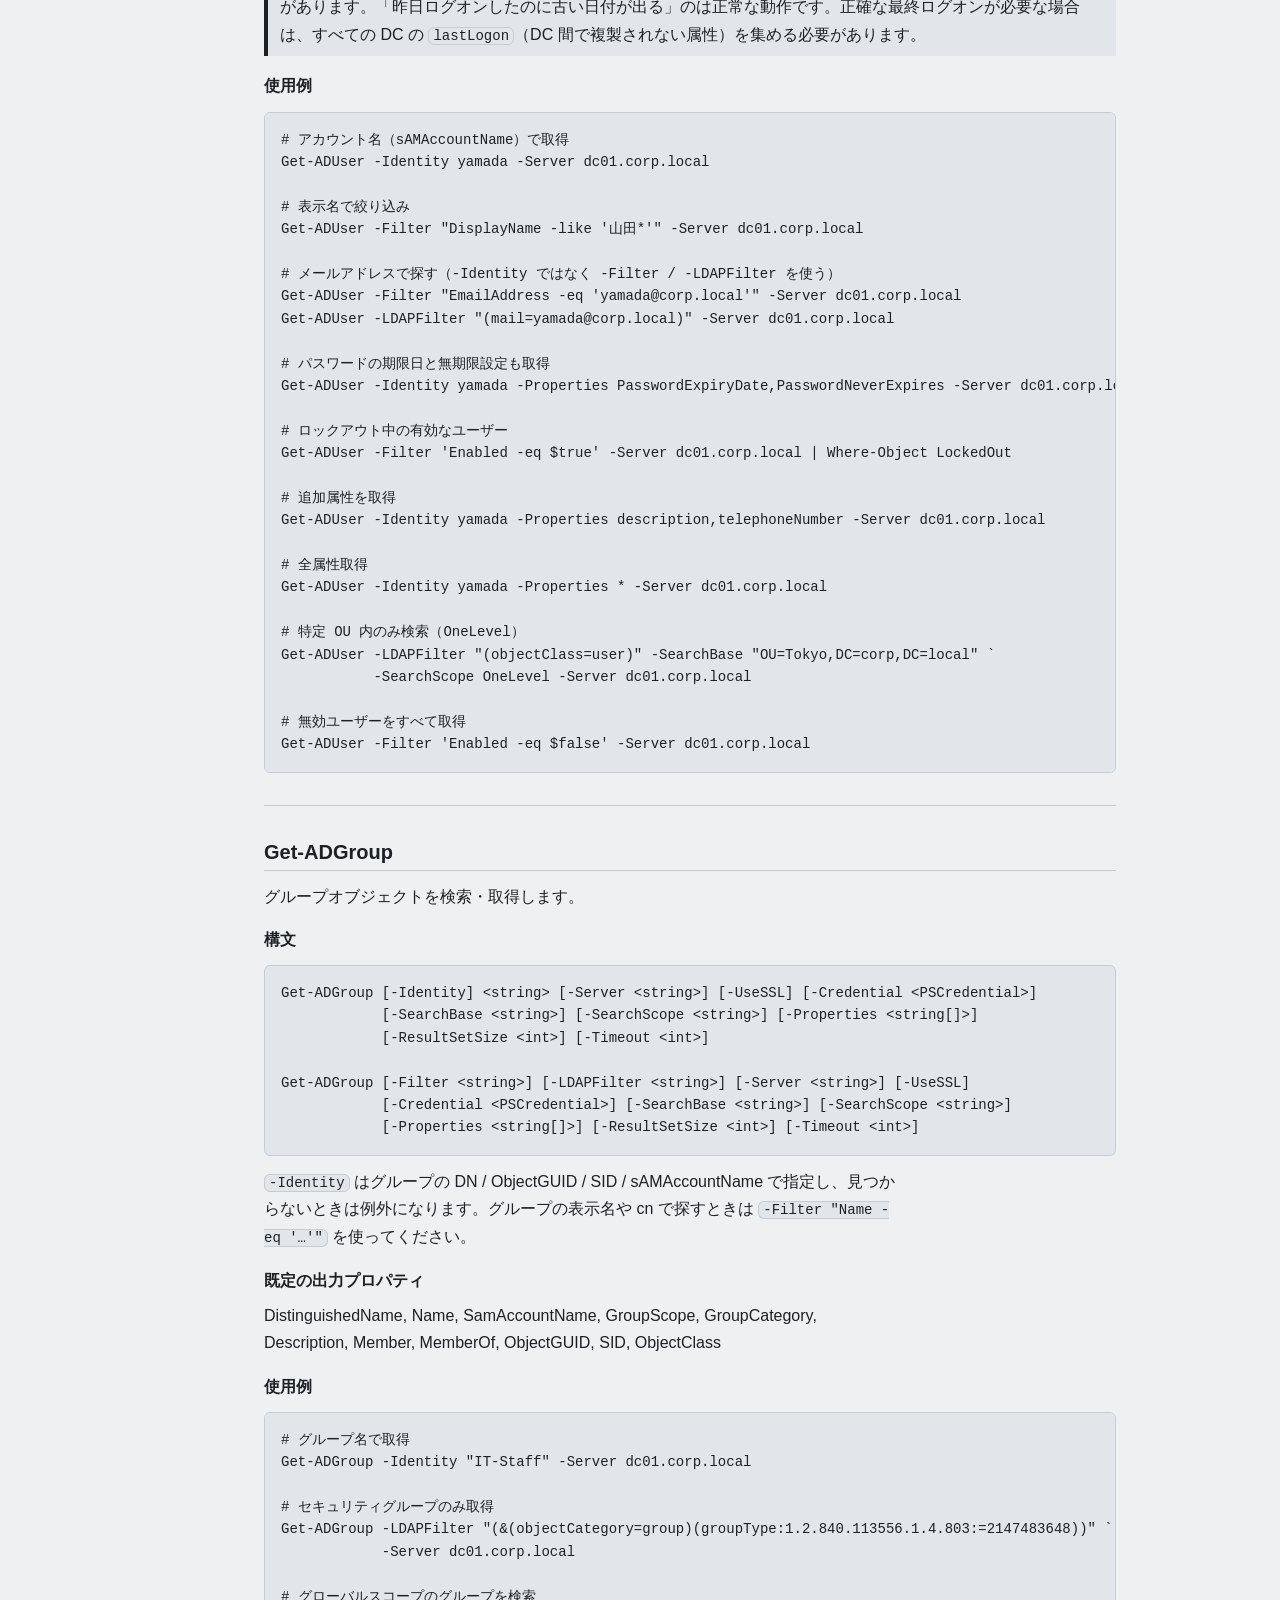
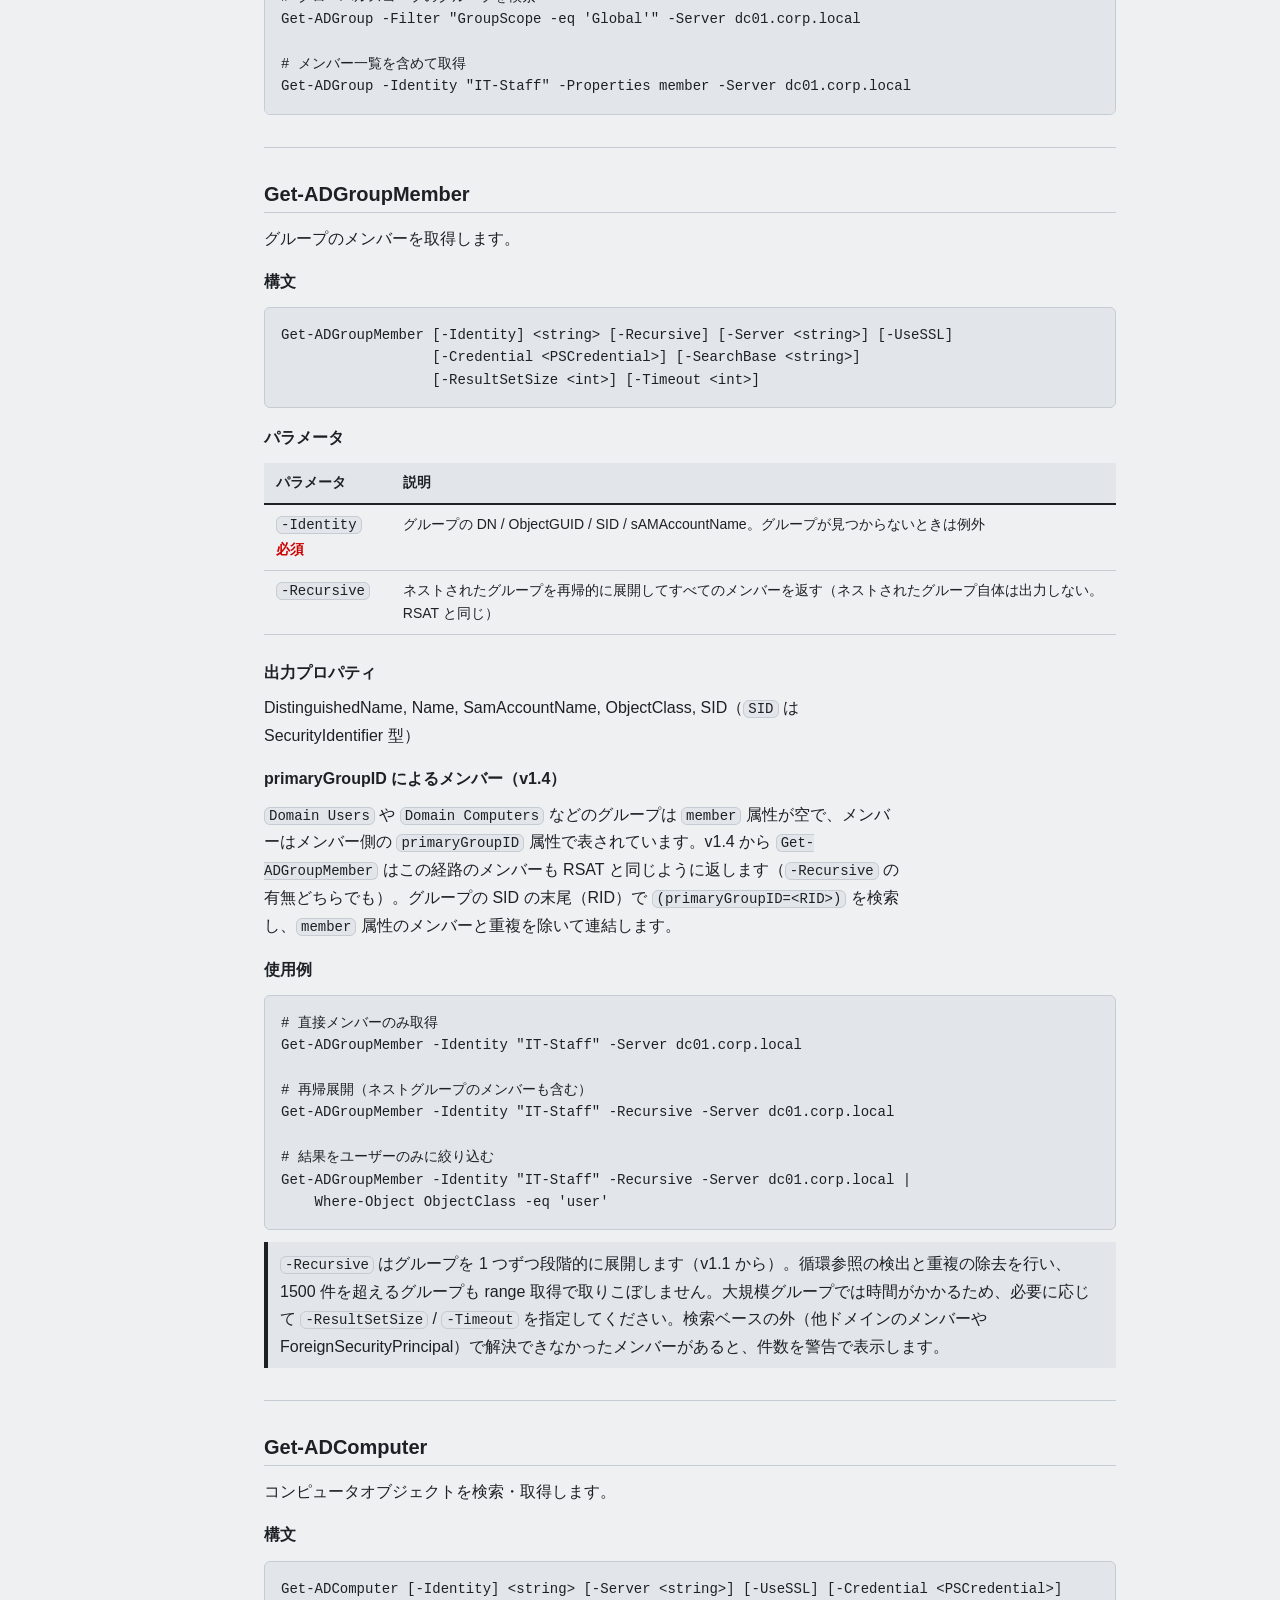
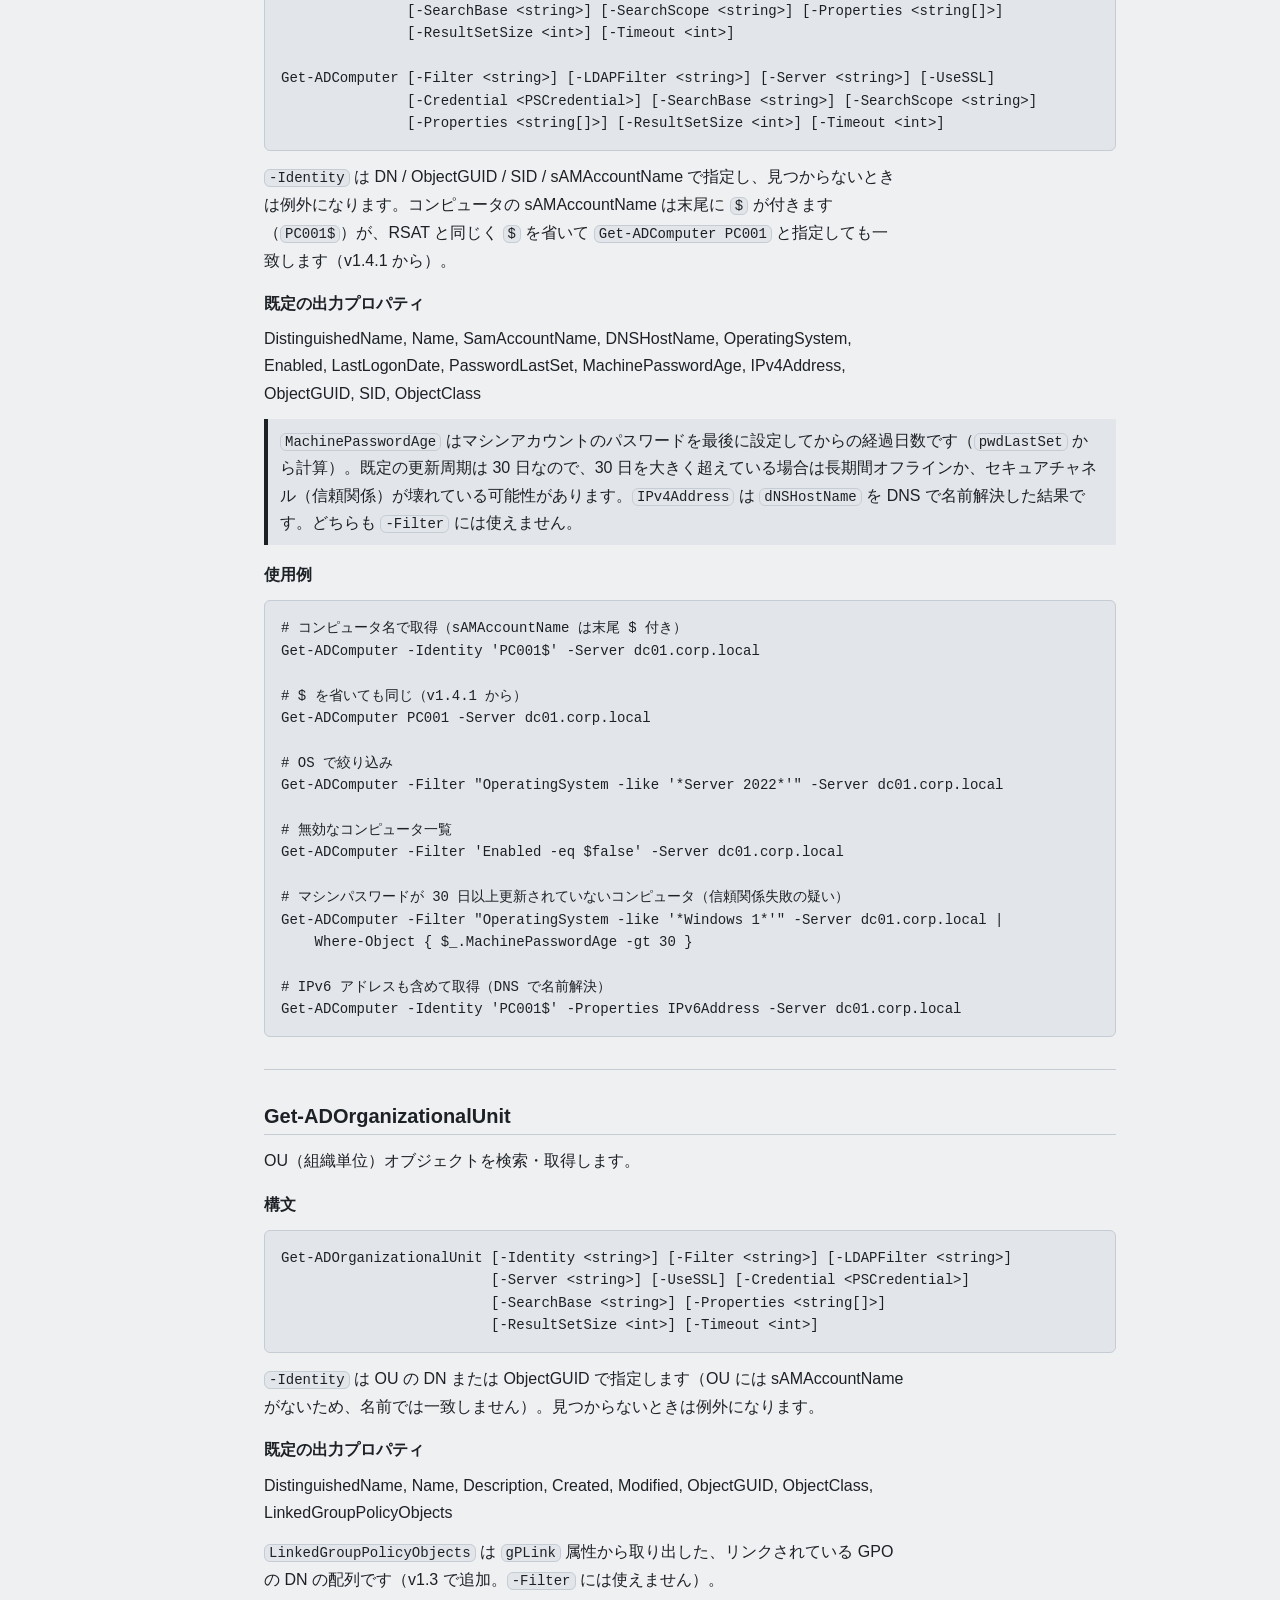
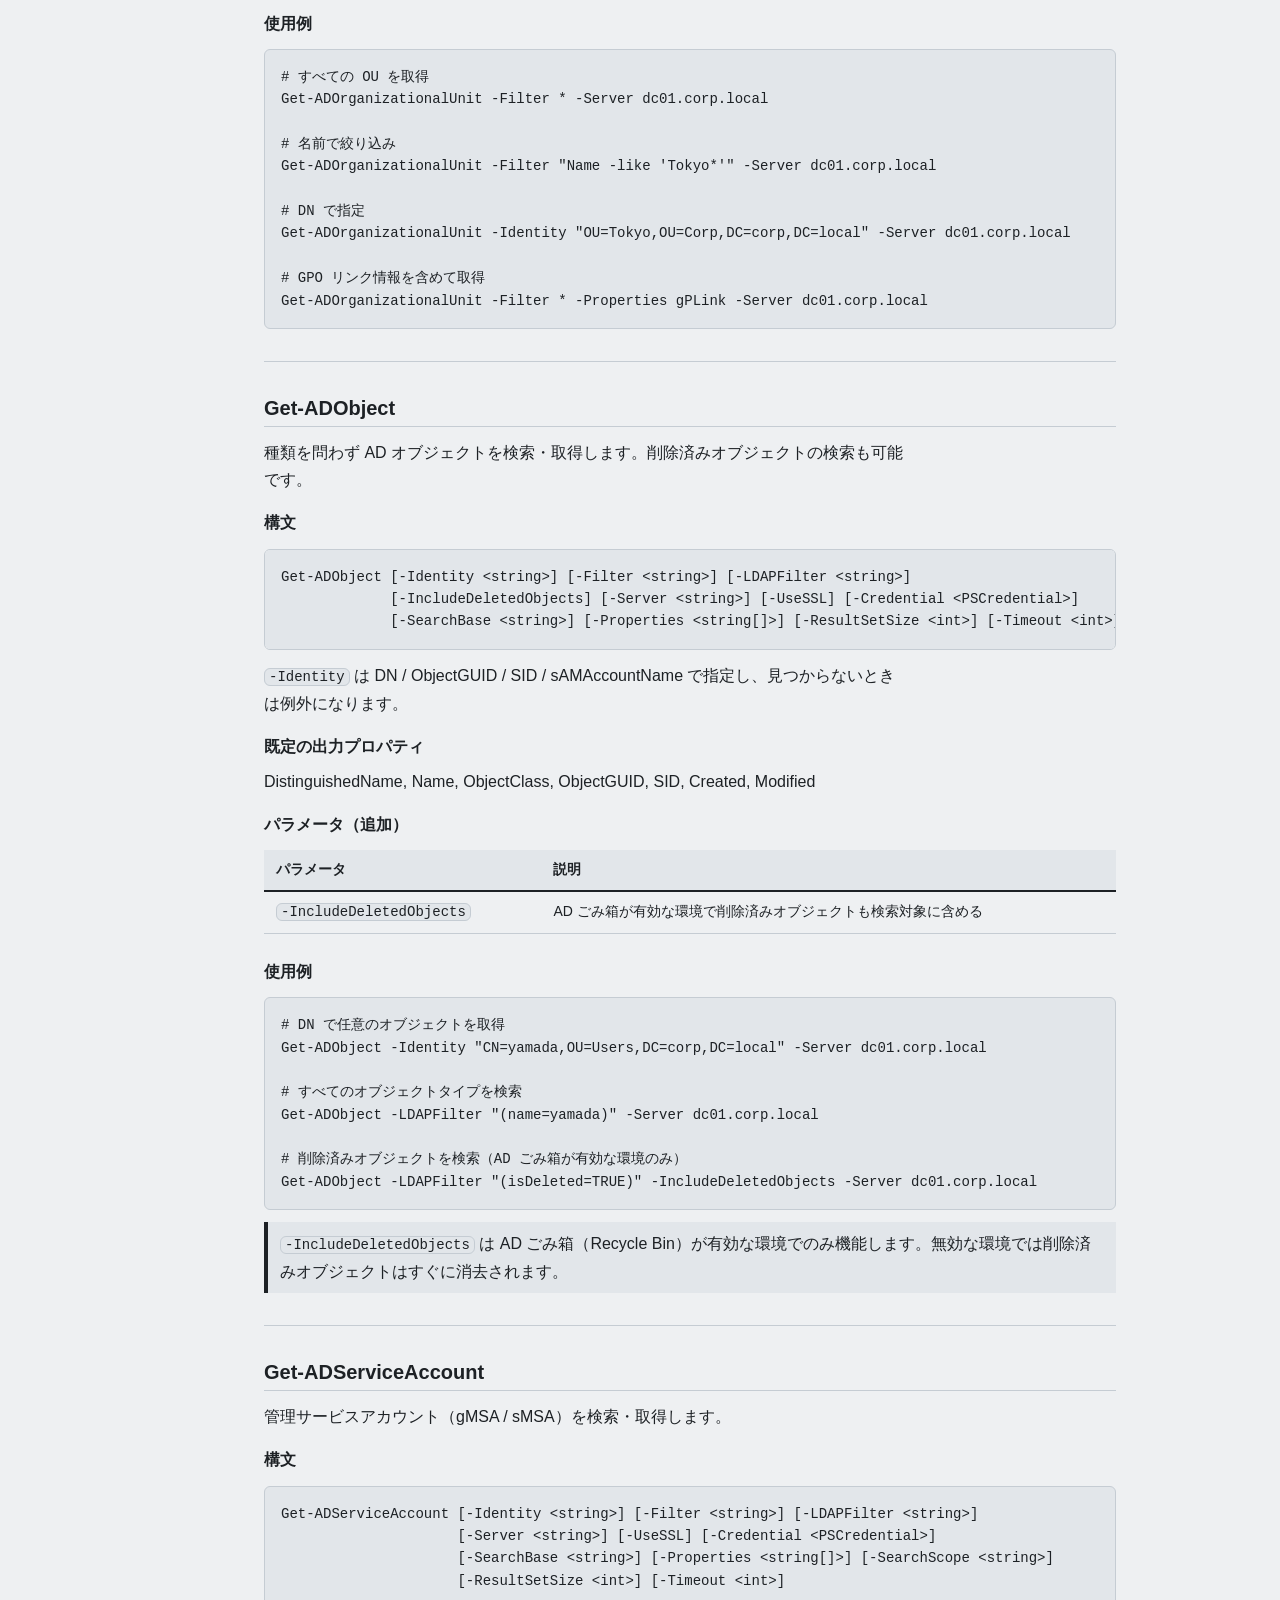
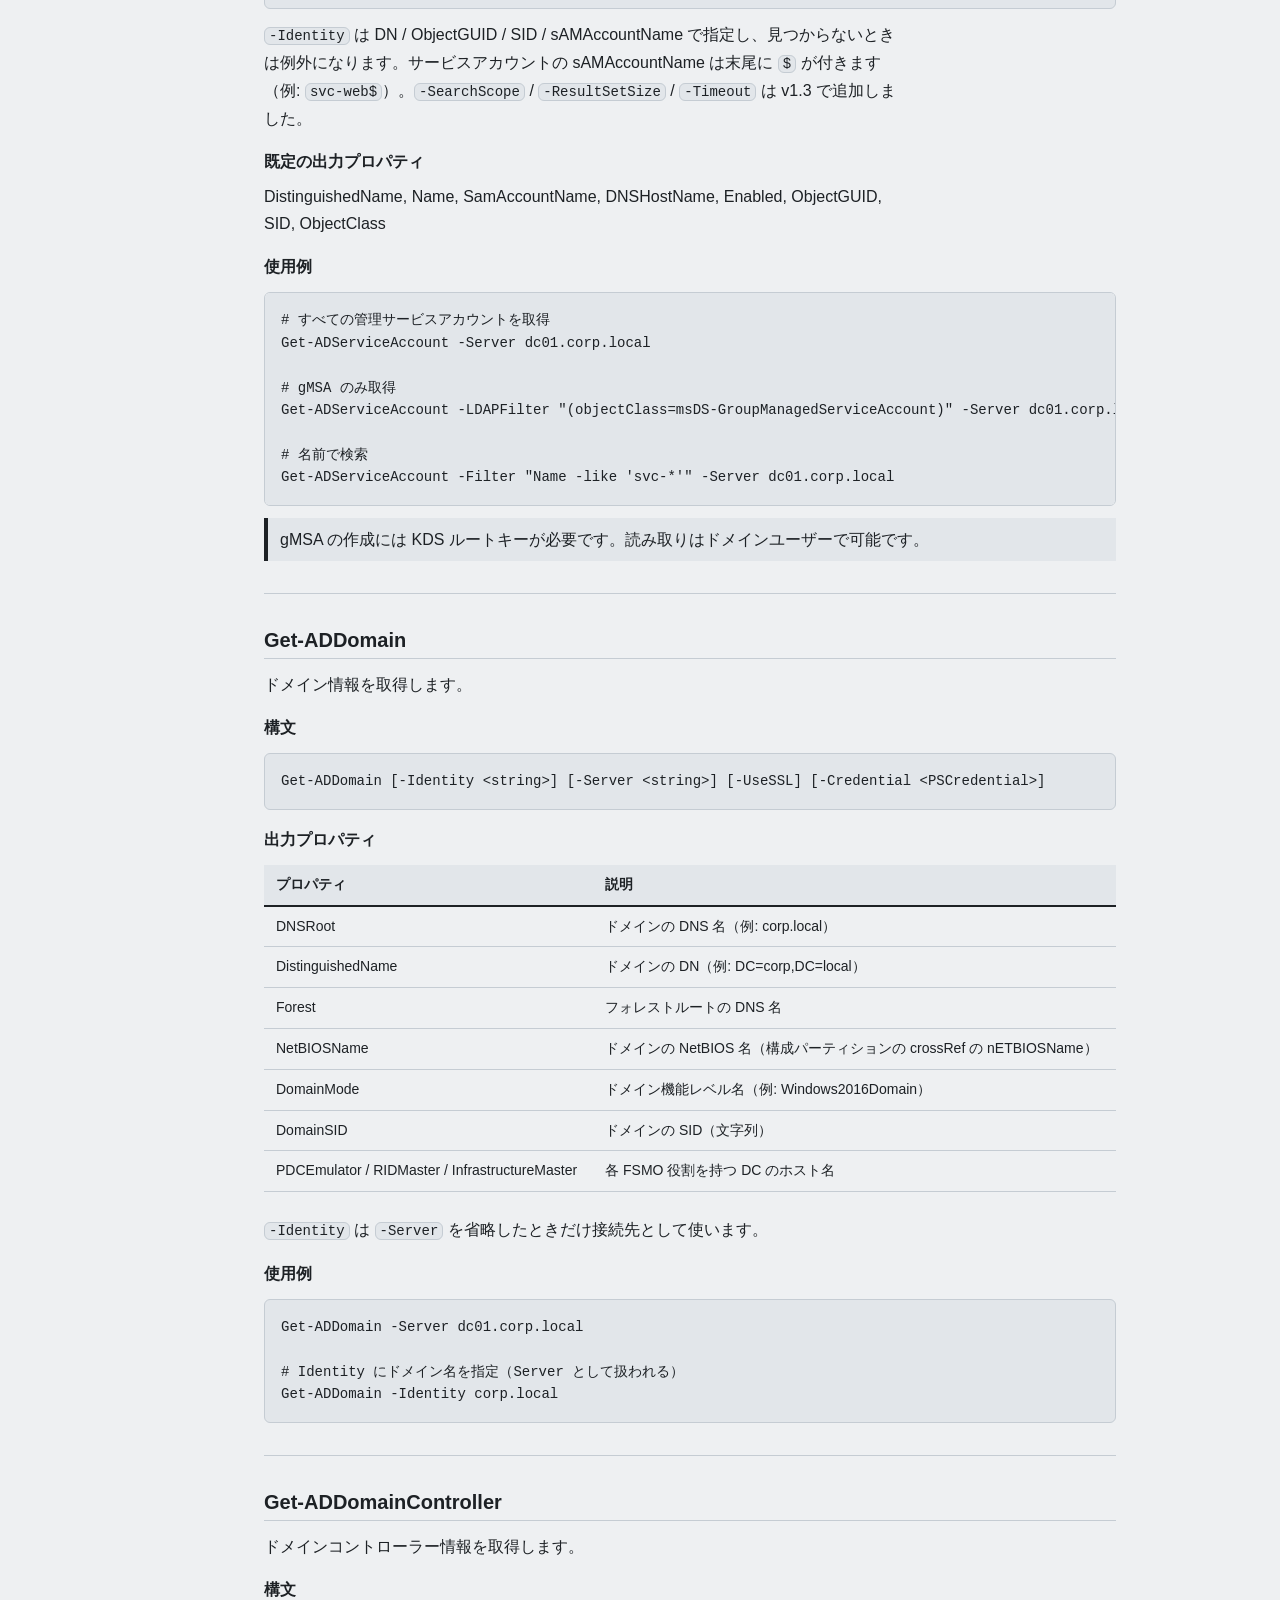
<file: docs/reference.html>
﻿<!DOCTYPE html>
<html lang="ja">
<head>
<meta charset="UTF-8">
<meta name="viewport" content="width=device-width, initial-scale=1.0">
<title>ADSearch リファレンスマニュアル</title>
<meta name="description" content="ADSearch の全コマンドの書き方と例。ユーザー・グループ・コンピューター・GPO・DNS の調べ方を、コマンドごとにまとめています。">
<meta name="robots" content="index, follow">
<link rel="canonical" href="https://yorozu-craft.com/ADSearch/reference.html">
<!-- Google AdSense（サイト所有確認 + 広告配信スクリプト） -->
<meta name="google-adsense-account" content="ca-pub-5375267956079717">
<script async src="https://pagead2.googlesyndication.com/pagead/js/adsbygoogle.js?client=ca-pub-5375267956079717"
   crossorigin="anonymous"></script>

<meta name="theme-color" content="#eef0f2" media="(prefers-color-scheme: light)">
<meta name="theme-color" content="#15191d" media="(prefers-color-scheme: dark)">
<link rel="manifest" href="/manifest.webmanifest">
<style>
:root { --tap: 44px; --sp-1: 0.25rem; --sp-2: 0.5rem; --sp-3: 0.75rem; --sp-4: 1rem; --sp-6: 1.5rem; --sp-8: 2rem; --fs-s: 0.875rem; --fs-m: 1rem; --fs-l: 1.25rem; --fs-xl: 1.625rem; }
*, *::before, *::after { box-sizing: border-box; margin: 0; padding: 0; }
[hidden] { display: none !important; }
html { -webkit-text-size-adjust: 100%; text-size-adjust: 100%; }
:where(a, button, input, select, textarea, summary, [tabindex]):focus-visible {
  outline: 4px solid var(--focus-ring, #000); outline-offset: 2px; box-shadow: 0 0 0 2px var(--focus, #ffd43d);
}
@media (forced-colors: active) { :where(a, button, input, select, textarea, summary):focus-visible { outline-color: Highlight; } }
:where(input, select, textarea, button) { font: inherit; color: inherit; }
:where(input:not([type="checkbox"]):not([type="radio"]):not([type="range"]), select, textarea) { font-size: max(1rem, 16px); }
:where(button, summary, [role="button"]) { min-height: var(--tap); }
:where(nav li > a, p.card > a:only-child, .lang-switch a, .crumb a) { display: inline-flex; align-items: center; min-height: var(--tap); }
[aria-invalid="true"] { border-color: var(--error, #ce0000) !important; }
.field-error { color: var(--error, #ce0000); font-weight: 700; margin-top: var(--sp-1); }
.visually-hidden {
  position: absolute !important; width: 1px !important; height: 1px !important; margin: 0 !important; padding: 0 !important;
  overflow: hidden !important; clip-path: inset(50%) !important; white-space: nowrap !important; border: 0 !important;
}
@media (prefers-reduced-motion: reduce) { *, *::before, *::after { animation-duration: 0.01ms !important; animation-iteration-count: 1 !important; transition-duration: 0.01ms !important; scroll-behavior: auto !important; } }
@media print { ins.adsbygoogle, .google-auto-placed, iframe[id^="aswift"], iframe[id^="google_ads"] { display: none !important; } }
:where(html:not([data-skin="base"])) {
  color-scheme: light dark;
  --bg: #eef0f2; --bg-2: #e2e6ea; --card: #fbfcfd; --text: #1d2125; --muted: #4c565f;
  --accent: #0e5a6b; --accent-soft: #dcecef; --on-accent: #ffffff;
  --border: #c5ccd3; --input-border: #6b7782;
  --error: #ce0000; --ok: #197a4b; --focus: #ffd43d; --focus-ring: #000;
  --font-ui: "Noto Sans JP", "Noto Sans CJK JP", "Hiragino Sans", "Hiragino Kaku Gothic ProN", Meiryo, sans-serif;
  --lh-body: 1.7; --lh-tight: 1.4; --radius: 6px; --line-input: 2px;
}
@media (prefers-color-scheme: dark) {
  :where(html:not([data-skin="base"])) {
    --bg: #15191d; --bg-2: #1c2227; --card: #1a1f24; --text: #e8ecef; --muted: #a8b3bc;
    --accent: #6fc3d4; --accent-soft: #14323a; --on-accent: #0b1a1e;
    --border: #2f373e; --input-border: #7a8792; --error: #ff8a7a; --ok: #6fcf97; --focus: #000; --focus-ring: #ffd43d;
  }
}
:where(html:not([data-skin="base"])) body { font-family: var(--font-ui); background: var(--bg); color: var(--text); line-height: var(--lh-body); font-variant-numeric: tabular-nums; }
:where(html:not([data-skin="base"])) h1 { font-size: var(--fs-xl); font-weight: 800; line-height: var(--lh-tight); }
:where(html:not([data-skin="base"])) h2 { font-size: var(--fs-l); font-weight: 800; line-height: var(--lh-tight); }
:where(html:not([data-skin="base"])) h3 { font-size: var(--fs-m); font-weight: 800; }
:where(html:not([data-skin="base"])) a { color: var(--accent); text-decoration-thickness: 1px; text-underline-offset: 3px; }
@media (hover: hover) { :where(html:not([data-skin="base"])) a:hover { text-decoration-thickness: 3px; } }
:where(html:not([data-skin="base"])) :where(input, textarea)::placeholder { color: var(--muted); opacity: 1; }
:where(html:not([data-skin="base"])) :where(input:not([type="checkbox"]):not([type="radio"]):not([type="range"]), select, textarea) { border: var(--line-input) solid var(--input-border); border-radius: var(--radius); background: var(--card); min-height: var(--tap); padding: var(--sp-1) var(--sp-3); }
:where(html:not([data-skin="base"])) :where(input, select, textarea):focus { border-color: var(--text); }
:where(html:not([data-skin="base"])) :where(button, .btn) { border: 1px solid var(--input-border); border-radius: var(--radius); background: var(--card); color: var(--text); font-weight: 700; padding: 0 var(--sp-4); cursor: pointer; }
:where(html:not([data-skin="base"])) :where(button[type="submit"], .btn-primary) { background: var(--accent); border-color: var(--accent); color: var(--on-accent); }
:where(html:not([data-skin="base"])) a.btn { color: var(--text); }
:where(html:not([data-skin="base"])) a.btn-primary { color: var(--on-accent); }
:where(html:not([data-skin="base"])) :where(.chip) { display: inline-flex; align-items: center; min-height: var(--tap); padding: 0 var(--sp-3); border: 1px solid var(--input-border); border-radius: var(--radius); color: var(--text); text-decoration: none; font-weight: 700; }
:where(html:not([data-skin="base"])) :where(.card) { background: var(--card); border: 1px solid var(--border); border-radius: var(--radius); padding: var(--sp-4); }
:where(html:not([data-skin="base"])) :where(details) > summary { padding-block: var(--sp-2); cursor: pointer; font-weight: 700; }
:where(html:not([data-skin="base"])) :where(.result-num, .money, output) { font-size: var(--fs-xl); font-weight: 800; }
:where(html:not([data-skin="base"])) :where(.notice, [data-keep]) { border-left: 4px solid var(--text); background: var(--bg-2); padding: var(--sp-2) var(--sp-3); }
:where(html:not([data-skin="base"])) :where(.fixed-bar) { position: sticky; bottom: 0; background: var(--card); border-top: 1px solid var(--border); padding: var(--sp-2) var(--sp-4); }
.app-header { text-align: center; padding: var(--sp-6) var(--sp-4); background: var(--bg-2); border-bottom: 1px solid var(--border); }
.app-header .subtitle { font-size: var(--fs-s); color: var(--muted); margin: var(--sp-1) auto 0; max-width: 40em; }
.app-main { max-width: 760px; margin: 0 auto; padding: var(--sp-4); }
.app-main .card { margin-bottom: var(--sp-4); }
.card h2 { border-bottom: 1px solid var(--border); padding-bottom: var(--sp-1); margin-bottom: var(--sp-3); }
.content h3 { margin: var(--sp-4) 0 var(--sp-1); }
.content :where(p, ul, ol, dl) { max-width: 40em; }
.content p + p { margin-top: var(--sp-2); }
.content :where(ul, ol) { padding-left: var(--sp-6); margin: var(--sp-1) 0; }
.faq dt { font-weight: 700; margin-top: var(--sp-3); }
.faq dt::before { content: 'Q. '; color: var(--accent); }
.faq dd { color: var(--muted); padding: var(--sp-1) 0 var(--sp-2) var(--sp-4); border-bottom: 1px solid var(--border); }
.small { font-size: var(--fs-s); color: var(--muted); margin-top: var(--sp-1); }
.kind { font-size: var(--fs-s); color: var(--muted); }
.lang-switch { font-size: var(--fs-s); margin-top: var(--sp-1); }
.more { margin-top: var(--sp-3); border-top: 1px solid var(--border); padding-top: var(--sp-2); }
.more[open] > summary { margin-bottom: var(--sp-2); }
pre { background: var(--bg-2); border: 1px solid var(--border); border-radius: var(--radius); padding: var(--sp-3); overflow-x: auto; font-size: var(--fs-s); line-height: 1.6; margin: var(--sp-2) 0; max-width: 100%; }
code { font-family: Consolas, "Courier New", monospace; overflow-wrap: anywhere; }
pre code { overflow-wrap: normal; }
.cmds { display: flex; flex-wrap: wrap; gap: var(--sp-1) var(--sp-2); margin: var(--sp-2) 0 var(--sp-3); }
.cmds code { background: var(--accent-soft); border-radius: var(--radius); padding: 0 var(--sp-2); font-size: var(--fs-s); }
.btn-row { display: flex; flex-wrap: wrap; gap: var(--sp-2); margin: var(--sp-3) 0; }
.btn-row a.btn { display: inline-flex; align-items: center; text-decoration: none; min-height: var(--tap); }
</style>
<style>
  /* 配置と表の形 */
  body { font-size: var(--fs-m); display: flex; flex-wrap: wrap; }
  /* サイドバー（目次） */
  body > nav {
    width: 240px; min-width: 240px; position: sticky; top: 0; height: 100vh; overflow-y: auto;
    background: var(--bg-2); border-right: 1px solid var(--border); padding: var(--sp-4) 0; font-size: var(--fs-s);
  }
  body > nav .nav-title { font-weight: 800; padding: 0 var(--sp-4) var(--sp-3); border-bottom: 1px solid var(--border); margin-bottom: var(--sp-2); }
  body > nav .nav-group { padding: var(--sp-2) var(--sp-4) var(--sp-1); font-weight: 700; color: var(--muted); }
  body > nav a { display: flex; align-items: center; min-height: var(--tap); padding: 0 var(--sp-4) 0 var(--sp-6); text-decoration: none; }
  body > nav a:hover { background: var(--accent-soft); }
  /* 本文: 面は 900px、文の行は 40 字 */
  main { flex: 1; max-width: 900px; padding: var(--sp-8) var(--sp-6); overflow-x: auto; }
  main :where(p, ul, ol) { max-width: 40em; }
  h1 { margin-bottom: var(--sp-2); }
  h2 { margin: var(--sp-8) 0 var(--sp-3); padding-bottom: var(--sp-1); border-bottom: 1px solid var(--border); }
  h3 { margin: var(--sp-4) 0 var(--sp-2); }
  p { margin-bottom: var(--sp-3); }
  ul, ol { margin: var(--sp-2) 0 var(--sp-3) var(--sp-6); }
  li { margin-bottom: var(--sp-1); }
  code { font-family: Consolas, "Courier New", monospace; font-size: var(--fs-s); background: var(--bg-2); border: 1px solid var(--border); border-radius: var(--radius); padding: 0 var(--sp-1); }
  pre { background: var(--bg-2); border: 1px solid var(--border); border-radius: var(--radius); padding: var(--sp-4); overflow-x: auto; margin: var(--sp-3) 0; line-height: 1.6; font-size: var(--fs-s); }
  pre code { background: none; border: none; padding: 0; }
  /* パラメータの表 */
  table { width: 100%; border-collapse: collapse; margin: var(--sp-3) 0 var(--sp-6); font-size: var(--fs-s); }
  th { background: var(--bg-2); padding: var(--sp-2) var(--sp-3); text-align: left; font-weight: 800; border-bottom: 2px solid var(--text); }
  td { padding: var(--sp-2) var(--sp-3); border-bottom: 1px solid var(--border); vertical-align: top; }
  .required { color: var(--error); font-weight: 700; }
  /* 注記 */
  .note, .warn { border-left: 4px solid var(--text); background: var(--bg-2); padding: var(--sp-2) var(--sp-3); margin: var(--sp-3) 0 var(--sp-4); }
  .subtitle { color: var(--muted); font-size: var(--fs-s); margin-bottom: var(--sp-6); }
  .badge { display: inline-block; font-size: var(--fs-s); padding: 0 var(--sp-2); border: 1px solid var(--input-border); border-radius: var(--radius); margin-left: var(--sp-2); vertical-align: middle; font-weight: 700; }
  hr { border: none; border-top: 1px solid var(--border); margin: var(--sp-8) 0; }
  .back { flex: 0 0 100%; padding: var(--sp-2) var(--sp-3); background: var(--bg-2); font-size: var(--fs-s); }
  .app-footer { flex: 0 0 100%; text-align: center; padding: var(--sp-4); font-size: var(--fs-s); color: var(--muted); border-top: 1px solid var(--border); }
  .footer-nav ul { list-style: none; display: flex; justify-content: center; flex-wrap: wrap; gap: var(--sp-2) var(--sp-4); margin-bottom: var(--sp-2); }
  .footer-nav a { color: var(--muted); text-decoration: none; display: inline-flex; align-items: center; min-height: var(--tap); }
  .footer-nav a:hover, .footer-nav a[aria-current="page"] { color: var(--accent); }
  .colophon { color: var(--muted); font-size: var(--fs-s); text-align: center; margin: var(--sp-8) auto 0; }
  /* 狭い画面ではサイドバーを本文の上に置き、横スクロールを防ぐ */
  @media (max-width: 768px) {
    body { display: block; }
    /* スマホは目次を本文の上に置くが、130 行あるので高さを 40vh で止めて中で送る（本文の先頭を 1 画面目に。SCREEN 2 章の読み物） */
    body > nav { position: static; width: auto; min-width: 0; height: auto; max-height: 40vh; overflow-y: auto; padding: var(--sp-3) 0; border-right: 0; border-bottom: 1px solid var(--border); }
    main { max-width: none; padding: var(--sp-6) var(--sp-4); }
    td, th { overflow-wrap: anywhere; }
    code { overflow-wrap: anywhere; }
    pre code { overflow-wrap: normal; }
  }
  @media print {
    body > nav { display: none; }
    main { max-width: 100%; padding: var(--sp-4); }
  }
</style>
</head>
<body>

<nav>
  <div class="nav-title">ADSearch</div>
  <div class="nav-group">はじめに</div>
  <a href="#overview">概要</a>
  <a href="#prereq">前提条件</a>
  <a href="#loading">読み込み方法</a>
  <a href="#common-params">共通パラメータ</a>
  <a href="#identity">-Identity の指定</a>
  <a href="#output-types">SID / GUID の型</a>
  <a href="#filter-syntax">フィルター構文</a>
  <div class="nav-group">AD オブジェクト</div>
  <a href="#Get-ADUser">Get-ADUser</a>
  <a href="#Get-ADGroup">Get-ADGroup</a>
  <a href="#Get-ADGroupMember">Get-ADGroupMember</a>
  <a href="#Get-ADComputer">Get-ADComputer</a>
  <a href="#Get-ADOrganizationalUnit">Get-ADOrganizationalUnit</a>
  <a href="#Get-ADObject">Get-ADObject</a>
  <a href="#Get-ADServiceAccount">Get-ADServiceAccount</a>
  <div class="nav-group">ドメイン / フォレスト</div>
  <a href="#Get-ADDomain">Get-ADDomain</a>
  <a href="#Get-ADDomainController">Get-ADDomainController</a>
  <a href="#Get-ADForest">Get-ADForest</a>
  <a href="#Get-ADDefaultDomainPasswordPolicy">Get-ADDefaultDomainPasswordPolicy</a>
  <div class="nav-group">信頼 / レプリケーション</div>
  <a href="#Get-ADTrust">Get-ADTrust</a>
  <a href="#Get-ADReplicationSite">Get-ADReplicationSite</a>
  <a href="#Get-ADReplicationSiteLink">Get-ADReplicationSiteLink</a>
  <a href="#Get-ADReplicationSubnet">Get-ADReplicationSubnet</a>
  <a href="#Get-ADReplicationConnection">Get-ADReplicationConnection</a>
  <div class="nav-group">追加機能</div>
  <a href="#Get-ADGpoLink">Get-ADGpoLink</a>
  <a href="#Get-ADDnsRecord">Get-ADDnsRecord</a>
  <a href="#Get-DnsServerZone">Get-DnsServerZone</a>
  <a href="#Get-DnsServerResourceRecord">Get-DnsServerResourceRecord</a>
  <div class="nav-group">診断</div>
  <a href="#Get-ADUserHealth">Get-ADUserHealth</a>
  <a href="#Search-ADAccount">Search-ADAccount</a>
  <a href="#Get-ADComputerHealth">Get-ADComputerHealth</a>
  <div class="nav-group">Exchange 構成</div>
  <a href="#exchange">概要・注意</a>
  <a href="#Get-ExchangeServer">Get-ExchangeServer</a>
  <a href="#Get-ReceiveConnector">Get-ReceiveConnector</a>
  <a href="#Get-SendConnector">Get-SendConnector</a>
  <a href="#Get-AcceptedDomain">Get-AcceptedDomain</a>
  <a href="#Get-RemoteDomain">Get-RemoteDomain</a>
  <a href="#Get-TransportRule">Get-TransportRule</a>
  <a href="#Get-MailboxDatabase">Get-MailboxDatabase</a>
  <a href="#Get-DatabaseAvailabilityGroup">Get-DatabaseAvailabilityGroup</a>
  <a href="#Get-AddressList">Get-AddressList</a>
  <a href="#Get-GlobalAddressList">Get-GlobalAddressList</a>
  <a href="#Get-OfflineAddressBook">Get-OfflineAddressBook</a>
  <a href="#Get-EmailAddressPolicy">Get-EmailAddressPolicy</a>
  <div class="nav-group">Exchange 受信者</div>
  <a href="#exchange-recipients">概要・注意</a>
  <a href="#Get-Recipient">Get-Recipient</a>
  <a href="#Get-Mailbox">Get-Mailbox</a>
  <a href="#Get-RemoteMailbox">Get-RemoteMailbox</a>
  <a href="#Get-MailUser">Get-MailUser</a>
  <a href="#Get-MailContact">Get-MailContact</a>
  <a href="#Get-DistributionGroup">Get-DistributionGroup</a>
  <a href="#Get-DynamicDistributionGroup">Get-DynamicDistributionGroup</a>
  <a href="#Get-DistributionGroupMember">Get-DistributionGroupMember</a>
  <div class="nav-group">ユーティリティ</div>
  <a href="#Invoke-ADSearchSelfTest">Invoke-ADSearchSelfTest</a>
  <div class="nav-group">付録</div>
  <a href="#newparams">件数上限・タイムアウト</a>
  <a href="#rsat-compat">RSAT 互換プロパティ</a>
  <a href="#execpolicy">実行ポリシー対策</a>
  <a href="#limitations">制限事項</a>
  <a href="#multiforest">マルチドメイン</a>
  <a href="#changelog">変更履歴</a>
</nav>

<main>

<h1>ADSearch リファレンスマニュアル</h1>
<p class="subtitle">Version 1.5.6 &nbsp;|&nbsp; RSAT 不要の Active Directory / Exchange 構成・受信者情報取得ライブラリ</p>

<!-- ========================================================== -->
<h2 id="overview">概要</h2>
<p>ADSearch は <code>System.DirectoryServices</code>（ADSI/LDAP）を使用して Active Directory 情報を取得する PowerShell ライブラリです。RSAT（Remote Server Administration Tools）のインストールを必要とせず、ドメイン参加済みの一般端末・一般ユーザーで動きます。</p>
<p>コマンド名と使い方は RSAT の ActiveDirectory モジュールに合わせており、実環境のサーバーで RSAT を使うときとのギャップを最小限にするよう設計されています。</p>

<!-- ========================================================== -->
<h2 id="prereq">前提条件</h2>
<table>
  <tr><th>要件</th><th>内容</th></tr>
  <tr><td>PowerShell</td><td>5.1 以上（Windows PowerShell）</td></tr>
  <tr><td>OS</td><td>ドメイン参加済み Windows 端末、または DC への TCP 389（LDAPS は 636）が疎通できる端末</td></tr>
  <tr><td>権限</td><td>ドメインユーザー（Domain Users）で大半の機能が動作。PSO の読み取りは Domain Admins 以上が必要</td></tr>
  <tr><td>RSAT</td><td>不要</td></tr>
  <tr><td>ネットワーク</td><td>DC への LDAP/LDAPS ポートが開いていること。UNC パスから読み込む場合は SMB（445）も必要</td></tr>
</table>
<div class="warn">
  <strong>実行ポリシーについて：</strong> UNC パスからのスクリプト実行には <code>RemoteSigned</code> または <code>Unrestricted</code> ポリシーが必要です。<code>RemoteSigned</code> の場合、ネットワーク上のスクリプトは署名が必要になります。環境に合わせて対応してください。
</div>

<!-- ========================================================== -->
<h2 id="loading">読み込み方法</h2>

<h3>モジュールとして（推奨）</h3>
<p>Import-Module を使うと公開関数のみがエクスポートされ、内部関数は隠蔽されます。RSAT との共存も明示的に管理できます。</p>
<pre><code># ローカルパスから
Import-Module C:\Tools\ADSearch\ADSearch.psd1

# UNC パス（ファイルサーバー上に配置して共有）
Import-Module \\fileserver\tools\ADSearch\ADSearch.psd1

# ファイルが更新された場合の再読み込み
Import-Module \\fileserver\tools\ADSearch\ADSearch.psd1 -Force</code></pre>

<h3>dot-source（スクリプト内・一時利用）</h3>
<p>dot-source では内部関数（<code>ADSI_*</code>）も現在スコープに展開されます。デバッグや一時利用向けです。</p>
<pre><code>. \\fileserver\tools\ADSearch\ADSearch.ps1</code></pre>

<h3>RSAT との共存</h3>
<pre><code>Import-Module ActiveDirectory
Import-Module \\server\tools\ADSearch\ADSearch.psd1

# モジュール名を明示してどちらを使うか指定
ADSearch\Get-ADUser    -Identity yamada -Server dc01
ActiveDirectory\Get-ADUser -Identity yamada</code></pre>

<!-- ========================================================== -->
<h2 id="common-params">共通パラメータ</h2>
<p>以下のパラメータはほぼすべての関数で共通です。</p>
<table>
  <tr><th>パラメータ</th><th>型</th><th>説明</th></tr>
  <tr><td><code>-Server</code></td><td>string</td><td>接続先 DC のホスト名または FQDN。省略時は現在ログオン中のドメインの DC に自動接続</td></tr>
  <tr><td><code>-UseSSL</code></td><td>switch</td><td>LDAPS（ポート 636）を使用。DC に有効な証明書が必要。<strong><code>-Server</code> の指定が必須</strong>です（v1.4 から。<code>-Server</code> を省略したサーバーレス接続は LDAPS に対応しないため、<code>-UseSSL</code> だけを指定するとエラーになります）</td></tr>
  <tr><td><code>-Credential</code></td><td>PSCredential</td><td>接続に使用する資格情報。省略時は現在のログオンユーザー</td></tr>
  <tr><td><code>-SearchBase</code></td><td>string</td><td>検索ルートとなる DN（例: <code>OU=Tokyo,DC=corp,DC=local</code>）。省略時はドメインルート</td></tr>
  <tr><td><code>-SearchScope</code></td><td>string</td><td><code>Subtree</code>（既定）/ <code>OneLevel</code> / <code>Base</code>。<code>Get-ADUser</code> / <code>Get-ADGroup</code> / <code>Get-ADComputer</code> / <code>Get-ADServiceAccount</code> で指定可能</td></tr>
  <tr><td><code>-Properties</code></td><td>string[]</td><td>追加取得する属性名。<code>*</code> で全属性取得</td></tr>
  <tr><td><code>-Filter</code></td><td>string</td><td>PowerShell 形式のフィルター（例: <code>"Name -like 'srv*'"</code>）。使える演算子とプロパティは「<a href="#filter-syntax">フィルター構文</a>」を参照</td></tr>
  <tr><td><code>-LDAPFilter</code></td><td>string</td><td>生の LDAP フィルター（例: <code>"(sAMAccountName=yamada)"</code>）</td></tr>
  <tr><td><code>-Identity</code></td><td>string</td><td>DN / ObjectGUID / SID / sAMAccountName のいずれかで指定（v1.4 から。UPN・メールアドレス・表示名では指定できません）。詳しくは次の「<a href="#identity">-Identity の指定</a>」を参照</td></tr>
</table>

<h3 id="identity">-Identity の指定（v1.4 で変更）</h3>
<p>v1.4 から <code>-Identity</code> は RSAT と同じ規則になりました。値の形から次のように判定し、1 つの属性だけで照合します。</p>
<table>
  <tr><th>指定した値</th><th>照合する属性</th><th>例</th></tr>
  <tr><td><code>CN=</code> / <code>OU=</code> / <code>DC=</code> で始まる</td><td>distinguishedName（DN）</td><td><code>"CN=yamada,OU=Users,DC=corp,DC=local"</code></td></tr>
  <tr><td>GUID として読める</td><td>objectGUID</td><td><code>"0b1c2d3e-4f50-6172-8394-a5b6c7d8e9f0"</code></td></tr>
  <tr><td><code>S-1-</code> で始まる</td><td>objectSid</td><td><code>"S-1-5-21-1111111111-2222222222-3333333333-1105"</code></td></tr>
  <tr><td>上記以外</td><td>sAMAccountName（完全一致）</td><td><code>yamada</code></td></tr>
</table>
<ul>
  <li><strong>cn / name / UPN / mail による曖昧一致は廃止しました。</strong>以前は <code>yamada@corp.local</code> のような値でも UPN やメールアドレスで一致していましたが、別のオブジェクトを取得してしまうのを防ぐため、現在は sAMAccountName としてしか照合しません。UPN・メールアドレス・表示名で探すときは <code>-Filter</code> を使ってください（例: <code>-Filter "UserPrincipalName -eq 'yamada@corp.local'"</code>、<code>-Filter "EmailAddress -eq 'yamada@corp.local'"</code>）。</li>
  <li><strong>見つからないときは例外になります。</strong><code>Get-ADUser</code> / <code>Get-ADGroup</code> / <code>Get-ADComputer</code> / <code>Get-ADOrganizationalUnit</code> / <code>Get-ADObject</code> / <code>Get-ADServiceAccount</code> は、<code>-Identity</code> に一致するオブジェクトがないと「オブジェクトが見つかりません (Identity='…')」という例外を投げます（RSAT と同じ。以前は空を返していました）。これらを内部で呼ぶ <code>Get-ADGroupMember</code> と <code>Get-ADGpoLink</code> も同様です。</li>
  <li>コンピュータの sAMAccountName は末尾に <code>$</code> が付きます（<code>PC001$</code>）。<code>Get-ADComputer</code> と gMSA / sMSA（<code>Get-ADServiceAccount</code>）の <code>-Identity</code> は、RSAT と同じく <code>$</code> を省いても一致します（<code>Get-ADComputer PC001</code>。v1.4.1 から）。</li>
  <li><code>-Identity</code> を指定したときは <code>-Filter</code> / <code>-LDAPFilter</code> は使われません。</li>
</ul>
<table>
  <tr><th>コマンド</th><th>-Identity の扱い（上の規則と異なる点）</th></tr>
  <tr><td><code>Get-ADUserHealth</code></td><td>上の 4 形式に加えて、<code>@</code> を含む値は UPN またはメールアドレスとして検索します。見つからないときは例外</td></tr>
  <tr><td><code>Get-ADComputerHealth</code></td><td>コンピュータ名は末尾 <code>$</code> の有無どちらでも指定できます（<code>$</code> 無しで見つからなければ <code>$</code> 付きで再検索）。見つからないときは例外</td></tr>
  <tr><td><code>Get-ADOrganizationalUnit</code></td><td>OU には sAMAccountName と SID がないため、実際に一致するのは DN と ObjectGUID だけです。名前で探すときは <code>-Filter "Name -eq 'Tokyo'"</code></td></tr>
  <tr><td><code>Get-ADTrust</code> / <code>Get-ADReplicationSite</code> / <code>Get-ADReplicationSiteLink</code> / <code>Get-ADReplicationSubnet</code> / <code>Get-ADReplicationConnection</code> / Exchange 構成系（<code>Get-ExchangeServer</code> ほか 12 コマンド）</td><td>これらのオブジェクトには sAMAccountName がないため、DN・ObjectGUID に加えて<strong>名前（name 属性の完全一致）</strong>で照合します（例: <code>Get-ADTrust -Identity child.corp.local</code>、<code>Get-AddressList -Identity "All Users"</code>。v1.4.1 から。v1.4.0 では名前を指定しても一致しませんでした）。見つからないときは例外ではなく空を返します</td></tr>
  <tr><td><code>Get-ADDomain</code> / <code>Get-ADForest</code></td><td><code>-Server</code> を省略したときに限り、<code>-Identity</code> の値（ドメイン名など）を接続先として使います</td></tr>
  <tr><td><code>Get-ADDomainController</code></td><td>取得した DC の Name / HostName とワイルドカードで照合します（例: <code>dc0*</code>）。見つからないときは空</td></tr>
  <tr><td>Exchange 受信者系（<code>Get-Recipient</code> ほか）</td><td>独自の規則です（「<a href="#exchange-recipients">Exchange 受信者系</a>」参照）。v1.4 の変更の対象外です</td></tr>
</table>
<pre><code># sAMAccountName で取得
Get-ADUser -Identity yamada -Server dc01.corp.local

# UPN で探す場合は -Filter（-Identity に UPN を渡すと sAMAccountName として照合され、見つからず例外になる）
Get-ADUser -Filter "UserPrincipalName -eq 'yamada@corp.local'" -Server dc01.corp.local

# 見つからない場合は例外。存在確認に使うときは try/catch で受ける
try   { Get-ADUser -Identity nonexistent -Server dc01.corp.local }
catch { "見つかりません: $($_.Exception.Message)" }</code></pre>

<h3 id="output-types">SID / ObjectGUID の型（v1.4 で変更）</h3>
<p><code>SID</code> は <code>[System.Security.Principal.SecurityIdentifier]</code>、<code>ObjectGUID</code> は <code>[guid]</code> のオブジェクトで返します（RSAT と同じ型）。<code>-Properties *</code> で取得したときの <code>objectSid</code> / <code>objectGUID</code>、<code>Get-ADGroupMember</code> の <code>SID</code> も同じです。文字列として比較するときは <code>.Value</code>（SID）/ <code>.Guid</code>（GUID）または <code>.ToString()</code> を使ってください。</p>
<pre><code>$u = Get-ADUser -Identity yamada -Server dc01.corp.local
$u.SID.Value                   # "S-1-5-21-..."
$u.ObjectGUID.Guid             # "0b1c2d3e-..."
$u.SID -eq 'S-1-5-21-...'      # 文字列とは直接比較しない。$u.SID.Value -eq '...' とする</code></pre>
<div class="note"><code>Get-ADDomain</code> の <code>DomainSID</code> と、Exchange 受信者系の <code>ExchangeGuid</code> / <code>ArchiveGuid</code> は文字列で返します。</div>

<!-- ========================================================== -->
<h2 id="filter-syntax">フィルター構文</h2>
<p><code>-Filter</code> では以下の演算子を使います。</p>
<table>
  <tr><th>演算子</th><th>意味</th><th>例</th></tr>
  <tr><td><code>-eq</code></td><td>等しい</td><td><code>"SamAccountName -eq 'yamada'"</code></td></tr>
  <tr><td><code>-ne</code></td><td>等しくない</td><td><code>'Enabled -ne $true'</code></td></tr>
  <tr><td><code>-like</code></td><td>ワイルドカード（* を使用可）</td><td><code>"Name -like 'srv*'"</code></td></tr>
  <tr><td><code>-notlike</code></td><td>ワイルドカード否定</td><td><code>"Name -notlike 'test*'"</code></td></tr>
  <tr><td><code>-ge / -le</code></td><td>以上 / 以下</td><td><code>"LastLogonDate -ge '2024-01-01'"</code></td></tr>
  <tr><td><code>-gt / -lt</code></td><td>より大きい / より小さい</td><td><code>"Created -gt '2024-04-01'"</code></td></tr>
  <tr><td><code>-approx</code></td><td>LDAP の近似一致（<code>~=</code>）</td><td><code>"DisplayName -approx 'yamada'"</code></td></tr>
  <tr><td><code>-and</code></td><td>AND 結合</td><td><code>'Enabled -eq $true -and Name -like "srv*"'</code></td></tr>
  <tr><td><code>-or</code></td><td>OR 結合</td><td><code>"Name -like 'web*' -or Name -like 'app*'"</code></td></tr>
</table>
<div class="note">括弧でグループ化すれば <code>-and</code> と <code>-or</code> を入れ子・混在できます（v1.1 から。例: <code>"Department -eq 'IT' -and (Title -like '*Manager*' -or Title -like '*Director*')"</code>）。演算子を含まない <code>(</code> で始まる文字列は生の LDAP フィルターとしてそのまま使います。<code>-Filter *</code> は全件です。</div>
<div class="note"><strong>$true / $false の書き方：</strong> <code>'Enabled -eq $false'</code>、<code>"Enabled -eq 'False'"</code>、<code>"Enabled -eq '`$false'"</code> のどれでも同じ意味になります（v1.4.1 から。v1.4.0 までは <code>$false</code> そのものを引用符で囲むと真偽値として解釈されず、正しく絞り込めませんでした）。</div>

<h3>-Filter で使える拡張プロパティ（v1.4）</h3>
<p>次のプロパティは LDAP 属性の形式に合わせて自動変換します（プロパティ名の大文字小文字は区別しません）。</p>
<table>
  <tr><th>種別</th><th>プロパティ</th><th>使える演算子</th><th>右辺の書き方</th></tr>
  <tr><td>日時（FileTime 属性）</td><td><code>LastLogonDate</code> / <code>PasswordLastSet</code> / <code>AccountExpirationDate</code> / <code>LastBadPasswordAttempt</code> / <code>AccountLockoutTime</code></td><td><code>-eq</code> <code>-ne</code> <code>-ge</code> <code>-le</code> <code>-gt</code> <code>-lt</code></td><td>日時文字列、または FileTime の整数値</td></tr>
  <tr><td>日時（Generalized-Time 属性）</td><td><code>Created</code>（whenCreated）/ <code>Modified</code>（whenChanged）</td><td>同上</td><td>日時文字列</td></tr>
  <tr><td>userAccountControl のビット</td><td><code>Enabled</code> / <code>PasswordNeverExpires</code> / <code>PasswordNotRequired</code> / <code>SmartcardLogonRequired</code> / <code>TrustedForDelegation</code></td><td><code>-eq</code> <code>-ne</code></td><td><code>$true</code> / <code>$false</code>（ビット判定の拡張マッチルール <code>1.2.840.113556.1.4.803</code> に変換）</td></tr>
</table>
<p>日時文字列として受け付ける形式は <code>yyyy-MM-dd</code>、<code>yyyy-MM-dd HH:mm</code>、<code>yyyy-MM-dd HH:mm:ss</code>、<code>yyyy-MM-ddTHH:mm:ss</code>、<code>yyyy/MM/dd</code>、<code>yyyy/MM/dd HH:mm</code>、<code>yyyy/MM/dd HH:mm:ss</code> です。月・日・時は 1 桁でも構いません（<code>2026/1/5 9:05</code>。v1.4.1 から）。端末の地域設定に左右されないよう、これ以外の形式（<code>01/05/2026</code>、<code>Jan 5 2026</code> など）はエラーにしています。タイムゾーンの指定がない値はローカル時刻として扱います。</p>
<pre><code># 90 日以上パスワードを変更していないユーザー
$d = (Get-Date).AddDays(-90).ToString('yyyy-MM-dd')
Get-ADUser -Filter "PasswordLastSet -le '$d'" -Server dc01.corp.local

# 2024 年 4 月 1 日以降に作成されたコンピュータ
Get-ADComputer -Filter "Created -ge '2024-04-01'" -Server dc01.corp.local

# パスワード無期限のユーザー
Get-ADUser -Filter 'PasswordNeverExpires -eq $true' -Server dc01.corp.local</code></pre>
<div class="warn"><strong>-Filter で使えないプロパティ：</strong> <code>LockedOut</code> / <code>PasswordExpired</code> / <code>PasswordExpiryDate</code> / <code>MachinePasswordAge</code> / <code>IPv4Address</code> / <code>IPv6Address</code> / <code>LinkedGroupPolicyObjects</code> は、DC が計算する構築属性や、取得後にこのライブラリが計算する値のため、サーバー側で絞り込めません。<code>-Filter</code> に指定するとエラーになります。取得後に <code>Where-Object</code> で絞り込んでください。</div>
<pre><code>Get-ADUser -Filter 'Enabled -eq $true' -Server dc01.corp.local | Where-Object LockedOut</code></pre>

<hr>

<!-- ========================================================== -->
<h2 id="Get-ADUser">Get-ADUser</h2>
<p>ユーザーオブジェクトを検索・取得します。</p>

<h3>構文</h3>
<pre><code>Get-ADUser [-Identity] &lt;string&gt; [-Server &lt;string&gt;] [-UseSSL] [-Credential &lt;PSCredential&gt;]
           [-SearchBase &lt;string&gt;] [-SearchScope &lt;string&gt;] [-Properties &lt;string[]&gt;]
           [-ResultSetSize &lt;int&gt;] [-Timeout &lt;int&gt;]

Get-ADUser [-Filter &lt;string&gt;] [-LDAPFilter &lt;string&gt;] [-Server &lt;string&gt;] [-UseSSL]
           [-Credential &lt;PSCredential&gt;] [-SearchBase &lt;string&gt;] [-SearchScope &lt;string&gt;]
           [-Properties &lt;string[]&gt;] [-ResultSetSize &lt;int&gt;] [-Timeout &lt;int&gt;]</code></pre>
<p><code>-Identity</code> は DN / ObjectGUID / SID / sAMAccountName で指定し、見つからないときは例外になります（「<a href="#identity">-Identity の指定</a>」参照）。<code>-Identity</code> と <code>-Filter</code> は同時に指定できません。</p>

<h3>既定の出力プロパティ</h3>
<p>DistinguishedName, Name, SamAccountName, UserPrincipalName, DisplayName, EmailAddress, Enabled, LockedOut, PasswordExpired, AccountExpirationDate, LastLogonDate, PasswordLastSet, MemberOf, ObjectClass, SID, ObjectGUID</p>
<p><code>SID</code> と <code>ObjectGUID</code> は RSAT の既定出力に含まれるため、既定の出力に入れています。型は「<a href="#output-types">SID / ObjectGUID の型</a>」を参照してください。</p>

<h3>アカウント状態のプロパティ（ログイントラブルの切り分け）</h3>
<table>
  <tr><th>プロパティ</th><th>意味</th><th>取得元</th></tr>
  <tr><td><code>Enabled</code></td><td>アカウントが有効か</td><td>userAccountControl（bit 0x2 が立っていれば無効）</td></tr>
  <tr><td><code>LockedOut</code></td><td>現在ロックアウト中か</td><td>msDS-User-Account-Control-Computed（DC が計算。bit 0x10）</td></tr>
  <tr><td><code>PasswordExpired</code></td><td>パスワードが期限切れか</td><td>msDS-User-Account-Control-Computed（DC が計算。bit 0x800000）</td></tr>
  <tr><td><code>AccountExpirationDate</code></td><td>アカウントの有効期限（無期限は空）</td><td>accountExpires</td></tr>
  <tr><td><code>PasswordExpiryDate</code> ※既定外</td><td>パスワードの期限日時（無期限は空）</td><td>msDS-UserPasswordExpiryTimeComputed（DC が計算）</td></tr>
  <tr><td><code>PasswordNeverExpires</code> ※既定外</td><td>パスワード無期限の設定か</td><td>userAccountControl（bit 0x10000）</td></tr>
</table>
<p>※既定外のプロパティは <code>-Properties</code> で指定したときだけ返します。</p>
<div class="note"><code>LockedOut</code> / <code>PasswordExpired</code> / <code>PasswordExpiryDate</code> は DC が計算する構築属性を読むため、ドメインのポリシー（lockoutDuration / maxPwdAge）やきめ細かいパスワードポリシーを別に調べる必要はありません。値は問い合わせた DC がその時点で計算したものです。これらは <code>-Filter</code> には使えないため、取得後に <code>Where-Object</code> で絞り込みます。</div>
<div class="warn"><strong>LastLogonDate の複製遅延：</strong> <code>LastLogonDate</code> は <code>lastLogonTimestamp</code> から求めるため、最大で約 14 日の遅れがあります。「昨日ログオンしたのに古い日付が出る」のは正常な動作です。正確な最終ログオンが必要な場合は、すべての DC の <code>lastLogon</code>（DC 間で複製されない属性）を集める必要があります。</div>

<h3>使用例</h3>
<pre><code># アカウント名（sAMAccountName）で取得
Get-ADUser -Identity yamada -Server dc01.corp.local

# 表示名で絞り込み
Get-ADUser -Filter "DisplayName -like '山田*'" -Server dc01.corp.local

# メールアドレスで探す（-Identity ではなく -Filter / -LDAPFilter を使う）
Get-ADUser -Filter "EmailAddress -eq 'yamada@corp.local'" -Server dc01.corp.local
Get-ADUser -LDAPFilter "(mail=yamada@corp.local)" -Server dc01.corp.local

# パスワードの期限日と無期限設定も取得
Get-ADUser -Identity yamada -Properties PasswordExpiryDate,PasswordNeverExpires -Server dc01.corp.local

# ロックアウト中の有効なユーザー
Get-ADUser -Filter 'Enabled -eq $true' -Server dc01.corp.local | Where-Object LockedOut

# 追加属性を取得
Get-ADUser -Identity yamada -Properties description,telephoneNumber -Server dc01.corp.local

# 全属性取得
Get-ADUser -Identity yamada -Properties * -Server dc01.corp.local

# 特定 OU 内のみ検索（OneLevel）
Get-ADUser -LDAPFilter "(objectClass=user)" -SearchBase "OU=Tokyo,DC=corp,DC=local" `
           -SearchScope OneLevel -Server dc01.corp.local

# 無効ユーザーをすべて取得
Get-ADUser -Filter 'Enabled -eq $false' -Server dc01.corp.local</code></pre>

<hr>

<!-- ========================================================== -->
<h2 id="Get-ADGroup">Get-ADGroup</h2>
<p>グループオブジェクトを検索・取得します。</p>

<h3>構文</h3>
<pre><code>Get-ADGroup [-Identity] &lt;string&gt; [-Server &lt;string&gt;] [-UseSSL] [-Credential &lt;PSCredential&gt;]
            [-SearchBase &lt;string&gt;] [-SearchScope &lt;string&gt;] [-Properties &lt;string[]&gt;]
            [-ResultSetSize &lt;int&gt;] [-Timeout &lt;int&gt;]

Get-ADGroup [-Filter &lt;string&gt;] [-LDAPFilter &lt;string&gt;] [-Server &lt;string&gt;] [-UseSSL]
            [-Credential &lt;PSCredential&gt;] [-SearchBase &lt;string&gt;] [-SearchScope &lt;string&gt;]
            [-Properties &lt;string[]&gt;] [-ResultSetSize &lt;int&gt;] [-Timeout &lt;int&gt;]</code></pre>
<p><code>-Identity</code> はグループの DN / ObjectGUID / SID / sAMAccountName で指定し、見つからないときは例外になります。グループの表示名や cn で探すときは <code>-Filter "Name -eq '…'"</code> を使ってください。</p>

<h3>既定の出力プロパティ</h3>
<p>DistinguishedName, Name, SamAccountName, GroupScope, GroupCategory, Description, Member, MemberOf, ObjectGUID, SID, ObjectClass</p>

<h3>使用例</h3>
<pre><code># グループ名で取得
Get-ADGroup -Identity "IT-Staff" -Server dc01.corp.local

# セキュリティグループのみ取得
Get-ADGroup -LDAPFilter "(&amp;(objectCategory=group)(groupType:1.2.840.113556.1.4.803:=2147483648))" `
            -Server dc01.corp.local

# グローバルスコープのグループを検索
Get-ADGroup -Filter "GroupScope -eq 'Global'" -Server dc01.corp.local

# メンバー一覧を含めて取得
Get-ADGroup -Identity "IT-Staff" -Properties member -Server dc01.corp.local</code></pre>

<hr>

<!-- ========================================================== -->
<h2 id="Get-ADGroupMember">Get-ADGroupMember</h2>
<p>グループのメンバーを取得します。</p>

<h3>構文</h3>
<pre><code>Get-ADGroupMember [-Identity] &lt;string&gt; [-Recursive] [-Server &lt;string&gt;] [-UseSSL]
                  [-Credential &lt;PSCredential&gt;] [-SearchBase &lt;string&gt;]
                  [-ResultSetSize &lt;int&gt;] [-Timeout &lt;int&gt;]</code></pre>

<h3>パラメータ</h3>
<table>
  <tr><th>パラメータ</th><th>説明</th></tr>
  <tr><td><code>-Identity</code> <span class="required">必須</span></td><td>グループの DN / ObjectGUID / SID / sAMAccountName。グループが見つからないときは例外</td></tr>
  <tr><td><code>-Recursive</code></td><td>ネストされたグループを再帰的に展開してすべてのメンバーを返す（ネストされたグループ自体は出力しない。RSAT と同じ）</td></tr>
</table>

<h3>出力プロパティ</h3>
<p>DistinguishedName, Name, SamAccountName, ObjectClass, SID（<code>SID</code> は SecurityIdentifier 型）</p>

<h3>primaryGroupID によるメンバー（v1.4）</h3>
<p><code>Domain Users</code> や <code>Domain Computers</code> などのグループは <code>member</code> 属性が空で、メンバーはメンバー側の <code>primaryGroupID</code> 属性で表されています。v1.4 から <code>Get-ADGroupMember</code> はこの経路のメンバーも RSAT と同じように返します（<code>-Recursive</code> の有無どちらでも）。グループの SID の末尾（RID）で <code>(primaryGroupID=&lt;RID&gt;)</code> を検索し、<code>member</code> 属性のメンバーと重複を除いて連結します。</p>

<h3>使用例</h3>
<pre><code># 直接メンバーのみ取得
Get-ADGroupMember -Identity "IT-Staff" -Server dc01.corp.local

# 再帰展開（ネストグループのメンバーも含む）
Get-ADGroupMember -Identity "IT-Staff" -Recursive -Server dc01.corp.local

# 結果をユーザーのみに絞り込む
Get-ADGroupMember -Identity "IT-Staff" -Recursive -Server dc01.corp.local |
    Where-Object ObjectClass -eq 'user'</code></pre>

<div class="note"><code>-Recursive</code> はグループを 1 つずつ段階的に展開します（v1.1 から）。循環参照の検出と重複の除去を行い、1500 件を超えるグループも range 取得で取りこぼしません。大規模グループでは時間がかかるため、必要に応じて <code>-ResultSetSize</code> / <code>-Timeout</code> を指定してください。検索ベースの外（他ドメインのメンバーや ForeignSecurityPrincipal）で解決できなかったメンバーがあると、件数を警告で表示します。</div>

<hr>

<!-- ========================================================== -->
<h2 id="Get-ADComputer">Get-ADComputer</h2>
<p>コンピュータオブジェクトを検索・取得します。</p>

<h3>構文</h3>
<pre><code>Get-ADComputer [-Identity] &lt;string&gt; [-Server &lt;string&gt;] [-UseSSL] [-Credential &lt;PSCredential&gt;]
               [-SearchBase &lt;string&gt;] [-SearchScope &lt;string&gt;] [-Properties &lt;string[]&gt;]
               [-ResultSetSize &lt;int&gt;] [-Timeout &lt;int&gt;]

Get-ADComputer [-Filter &lt;string&gt;] [-LDAPFilter &lt;string&gt;] [-Server &lt;string&gt;] [-UseSSL]
               [-Credential &lt;PSCredential&gt;] [-SearchBase &lt;string&gt;] [-SearchScope &lt;string&gt;]
               [-Properties &lt;string[]&gt;] [-ResultSetSize &lt;int&gt;] [-Timeout &lt;int&gt;]</code></pre>
<p><code>-Identity</code> は DN / ObjectGUID / SID / sAMAccountName で指定し、見つからないときは例外になります。コンピュータの sAMAccountName は末尾に <code>$</code> が付きます（<code>PC001$</code>）が、RSAT と同じく <code>$</code> を省いて <code>Get-ADComputer PC001</code> と指定しても一致します（v1.4.1 から）。</p>

<h3>既定の出力プロパティ</h3>
<p>DistinguishedName, Name, SamAccountName, DNSHostName, OperatingSystem, Enabled, LastLogonDate, PasswordLastSet, MachinePasswordAge, IPv4Address, ObjectGUID, SID, ObjectClass</p>
<div class="note"><code>MachinePasswordAge</code> はマシンアカウントのパスワードを最後に設定してからの経過日数です（<code>pwdLastSet</code> から計算）。既定の更新周期は 30 日なので、30 日を大きく超えている場合は長期間オフラインか、セキュアチャネル（信頼関係）が壊れている可能性があります。<code>IPv4Address</code> は <code>dNSHostName</code> を DNS で名前解決した結果です。どちらも <code>-Filter</code> には使えません。</div>

<h3>使用例</h3>
<pre><code># コンピュータ名で取得（sAMAccountName は末尾 $ 付き）
Get-ADComputer -Identity 'PC001$' -Server dc01.corp.local

# $ を省いても同じ（v1.4.1 から）
Get-ADComputer PC001 -Server dc01.corp.local

# OS で絞り込み
Get-ADComputer -Filter "OperatingSystem -like '*Server 2022*'" -Server dc01.corp.local

# 無効なコンピュータ一覧
Get-ADComputer -Filter 'Enabled -eq $false' -Server dc01.corp.local

# マシンパスワードが 30 日以上更新されていないコンピュータ（信頼関係失敗の疑い）
Get-ADComputer -Filter "OperatingSystem -like '*Windows 1*'" -Server dc01.corp.local |
    Where-Object { $_.MachinePasswordAge -gt 30 }

# IPv6 アドレスも含めて取得（DNS で名前解決）
Get-ADComputer -Identity 'PC001$' -Properties IPv6Address -Server dc01.corp.local</code></pre>

<hr>

<!-- ========================================================== -->
<h2 id="Get-ADOrganizationalUnit">Get-ADOrganizationalUnit</h2>
<p>OU（組織単位）オブジェクトを検索・取得します。</p>

<h3>構文</h3>
<pre><code>Get-ADOrganizationalUnit [-Identity &lt;string&gt;] [-Filter &lt;string&gt;] [-LDAPFilter &lt;string&gt;]
                         [-Server &lt;string&gt;] [-UseSSL] [-Credential &lt;PSCredential&gt;]
                         [-SearchBase &lt;string&gt;] [-Properties &lt;string[]&gt;]
                         [-ResultSetSize &lt;int&gt;] [-Timeout &lt;int&gt;]</code></pre>
<p><code>-Identity</code> は OU の DN または ObjectGUID で指定します（OU には sAMAccountName がないため、名前では一致しません）。見つからないときは例外になります。</p>

<h3>既定の出力プロパティ</h3>
<p>DistinguishedName, Name, Description, Created, Modified, ObjectGUID, ObjectClass, LinkedGroupPolicyObjects</p>
<p><code>LinkedGroupPolicyObjects</code> は <code>gPLink</code> 属性から取り出した、リンクされている GPO の DN の配列です（v1.3 で追加。<code>-Filter</code> には使えません）。</p>

<h3>使用例</h3>
<pre><code># すべての OU を取得
Get-ADOrganizationalUnit -Filter * -Server dc01.corp.local

# 名前で絞り込み
Get-ADOrganizationalUnit -Filter "Name -like 'Tokyo*'" -Server dc01.corp.local

# DN で指定
Get-ADOrganizationalUnit -Identity "OU=Tokyo,OU=Corp,DC=corp,DC=local" -Server dc01.corp.local

# GPO リンク情報を含めて取得
Get-ADOrganizationalUnit -Filter * -Properties gPLink -Server dc01.corp.local</code></pre>

<hr>

<!-- ========================================================== -->
<h2 id="Get-ADObject">Get-ADObject</h2>
<p>種類を問わず AD オブジェクトを検索・取得します。削除済みオブジェクトの検索も可能です。</p>

<h3>構文</h3>
<pre><code>Get-ADObject [-Identity &lt;string&gt;] [-Filter &lt;string&gt;] [-LDAPFilter &lt;string&gt;]
             [-IncludeDeletedObjects] [-Server &lt;string&gt;] [-UseSSL] [-Credential &lt;PSCredential&gt;]
             [-SearchBase &lt;string&gt;] [-Properties &lt;string[]&gt;] [-ResultSetSize &lt;int&gt;] [-Timeout &lt;int&gt;]</code></pre>
<p><code>-Identity</code> は DN / ObjectGUID / SID / sAMAccountName で指定し、見つからないときは例外になります。</p>

<h3>既定の出力プロパティ</h3>
<p>DistinguishedName, Name, ObjectClass, ObjectGUID, SID, Created, Modified</p>

<h3>パラメータ（追加）</h3>
<table>
  <tr><th>パラメータ</th><th>説明</th></tr>
  <tr><td><code>-IncludeDeletedObjects</code></td><td>AD ごみ箱が有効な環境で削除済みオブジェクトも検索対象に含める</td></tr>
</table>

<h3>使用例</h3>
<pre><code># DN で任意のオブジェクトを取得
Get-ADObject -Identity "CN=yamada,OU=Users,DC=corp,DC=local" -Server dc01.corp.local

# すべてのオブジェクトタイプを検索
Get-ADObject -LDAPFilter "(name=yamada)" -Server dc01.corp.local

# 削除済みオブジェクトを検索（AD ごみ箱が有効な環境のみ）
Get-ADObject -LDAPFilter "(isDeleted=TRUE)" -IncludeDeletedObjects -Server dc01.corp.local</code></pre>

<div class="note"><code>-IncludeDeletedObjects</code> は AD ごみ箱（Recycle Bin）が有効な環境でのみ機能します。無効な環境では削除済みオブジェクトはすぐに消去されます。</div>

<hr>

<!-- ========================================================== -->
<h2 id="Get-ADServiceAccount">Get-ADServiceAccount</h2>
<p>管理サービスアカウント（gMSA / sMSA）を検索・取得します。</p>

<h3>構文</h3>
<pre><code>Get-ADServiceAccount [-Identity &lt;string&gt;] [-Filter &lt;string&gt;] [-LDAPFilter &lt;string&gt;]
                     [-Server &lt;string&gt;] [-UseSSL] [-Credential &lt;PSCredential&gt;]
                     [-SearchBase &lt;string&gt;] [-Properties &lt;string[]&gt;] [-SearchScope &lt;string&gt;]
                     [-ResultSetSize &lt;int&gt;] [-Timeout &lt;int&gt;]</code></pre>
<p><code>-Identity</code> は DN / ObjectGUID / SID / sAMAccountName で指定し、見つからないときは例外になります。サービスアカウントの sAMAccountName は末尾に <code>$</code> が付きます（例: <code>svc-web$</code>）。<code>-SearchScope</code> / <code>-ResultSetSize</code> / <code>-Timeout</code> は v1.3 で追加しました。</p>

<h3>既定の出力プロパティ</h3>
<p>DistinguishedName, Name, SamAccountName, DNSHostName, Enabled, ObjectGUID, SID, ObjectClass</p>

<h3>使用例</h3>
<pre><code># すべての管理サービスアカウントを取得
Get-ADServiceAccount -Server dc01.corp.local

# gMSA のみ取得
Get-ADServiceAccount -LDAPFilter "(objectClass=msDS-GroupManagedServiceAccount)" -Server dc01.corp.local

# 名前で検索
Get-ADServiceAccount -Filter "Name -like 'svc-*'" -Server dc01.corp.local</code></pre>

<div class="note">gMSA の作成には KDS ルートキーが必要です。読み取りはドメインユーザーで可能です。</div>

<hr>

<!-- ========================================================== -->
<h2 id="Get-ADDomain">Get-ADDomain</h2>
<p>ドメイン情報を取得します。</p>

<h3>構文</h3>
<pre><code>Get-ADDomain [-Identity &lt;string&gt;] [-Server &lt;string&gt;] [-UseSSL] [-Credential &lt;PSCredential&gt;]</code></pre>

<h3>出力プロパティ</h3>
<table>
  <tr><th>プロパティ</th><th>説明</th></tr>
  <tr><td>DNSRoot</td><td>ドメインの DNS 名（例: corp.local）</td></tr>
  <tr><td>DistinguishedName</td><td>ドメインの DN（例: DC=corp,DC=local）</td></tr>
  <tr><td>Forest</td><td>フォレストルートの DNS 名</td></tr>
  <tr><td>NetBIOSName</td><td>ドメインの NetBIOS 名（構成パーティションの crossRef の nETBIOSName）</td></tr>
  <tr><td>DomainMode</td><td>ドメイン機能レベル名（例: Windows2016Domain）</td></tr>
  <tr><td>DomainSID</td><td>ドメインの SID（文字列）</td></tr>
  <tr><td>PDCEmulator / RIDMaster / InfrastructureMaster</td><td>各 FSMO 役割を持つ DC のホスト名</td></tr>
</table>
<p><code>-Identity</code> は <code>-Server</code> を省略したときだけ接続先として使います。</p>

<h3>使用例</h3>
<pre><code>Get-ADDomain -Server dc01.corp.local

# Identity にドメイン名を指定（Server として扱われる）
Get-ADDomain -Identity corp.local</code></pre>

<hr>

<!-- ========================================================== -->
<h2 id="Get-ADDomainController">Get-ADDomainController</h2>
<p>ドメインコントローラー情報を取得します。</p>

<h3>構文</h3>
<pre><code>Get-ADDomainController [-Identity &lt;string&gt;] [-Filter &lt;string&gt;] [-Discover]
                       [-Server &lt;string&gt;] [-UseSSL] [-Credential &lt;PSCredential&gt;]</code></pre>

<h3>出力プロパティ</h3>
<table>
  <tr><th>プロパティ</th><th>説明</th></tr>
  <tr><td>Name</td><td>DC のホスト名</td></tr>
  <tr><td>HostName</td><td>DC の FQDN</td></tr>
  <tr><td>Site</td><td>DC が所属するサイト名</td></tr>
  <tr><td>IsGlobalCatalog</td><td>グローバルカタログか（NTDS Settings の options bit 0x1）</td></tr>
  <tr><td>IsReadOnly</td><td>読み取り専用 DC（RODC）か</td></tr>
  <tr><td>Domain</td><td>DC の所属ドメインの DNS 名（サーバーオブジェクトの serverReference から）</td></tr>
  <tr><td>Forest</td><td>フォレストルートの DNS 名</td></tr>
  <tr><td>IPv4Address / OperatingSystem</td><td>ホスト名の名前解決の結果 / DC のコンピューターの OS</td></tr>
  <tr><td>ComputerObjectDN / ServerObjectDN / NTDSSettingsObjectDN</td><td>DC のコンピューター・サーバー・NTDS Settings の DN</td></tr>
</table>

<p>構成パーティションの NTDS Settings（nTDSDSA）を列挙し、RSAT と同じく接続先のドメインの DC を返します（1.5 から）。<code>-Discover</code> を付けると、接続先の DC 1 件だけを rootDSE から返します（<code>Site</code>・<code>IsGlobalCatalog</code>・<code>IsReadOnly</code> は空）。</p>
<div class="note"><code>-Identity</code> は取得した DC の Name / HostName とワイルドカードで照合します（例: <code>-Identity 'dc0*'</code>）。<code>-Filter</code> は RSAT と同じ書き方（例: <code>'Name -like "DC*" -and IsGlobalCatalog -eq $true'</code>）を、取得後の欄に当てて絞ります。値は引用符の文字・数・<code>$true</code>/<code>$false</code> だけです。</div>

<h3>使用例</h3>
<pre><code>Get-ADDomainController -Server dc01.corp.local
Get-ADDomainController -Identity 'dc0*' -Server dc01.corp.local
Get-ADDomainController -Discover -Server dc01.corp.local</code></pre>

<hr>

<!-- ========================================================== -->
<h2 id="Get-ADForest">Get-ADForest</h2>
<p>フォレスト情報を取得します。</p>

<h3>構文</h3>
<pre><code>Get-ADForest [-Identity &lt;string&gt;] [-Server &lt;string&gt;] [-UseSSL] [-Credential &lt;PSCredential&gt;]</code></pre>

<h3>出力プロパティ</h3>
<table>
  <tr><th>プロパティ</th><th>説明</th></tr>
  <tr><td>Name</td><td>フォレストルートの DNS 名</td></tr>
  <tr><td>RootDomain</td><td>フォレストルートドメインの DNS 名</td></tr>
  <tr><td>ForestMode</td><td>フォレスト機能レベル名（例: Windows2016Forest）</td></tr>
  <tr><td>SchemaMaster / DomainNamingMaster</td><td>各 FSMO 役割を持つ DC のホスト名</td></tr>
  <tr><td>Domains</td><td>フォレスト内のドメインの DNS 名の一覧</td></tr>
  <tr><td>ApplicationPartitions</td><td>アプリケーション パーティションの DN の一覧（DomainDnsZones・ForestDnsZones など）</td></tr>
  <tr><td>GlobalCatalogs</td><td>グローバルカタログの DC のホスト名の一覧</td></tr>
  <tr><td>UPNSuffixes</td><td>追加の UPN サフィックスの一覧</td></tr>
  <tr><td>Sites</td><td>サイト名の一覧</td></tr>
</table>
<p><code>-Identity</code> は <code>-Server</code> を省略したときだけ接続先として使います。</p>

<h3>使用例</h3>
<pre><code>Get-ADForest -Server dc01.corp.local</code></pre>

<hr>

<!-- ========================================================== -->
<h2 id="Get-ADDefaultDomainPasswordPolicy">Get-ADDefaultDomainPasswordPolicy</h2>
<p>ドメインの既定パスワードポリシーを取得します。</p>

<h3>構文</h3>
<pre><code>Get-ADDefaultDomainPasswordPolicy [-Server &lt;string&gt;] [-UseSSL] [-Credential &lt;PSCredential&gt;]</code></pre>

<h3>出力プロパティ</h3>
<table>
  <tr><th>プロパティ</th><th>説明</th></tr>
  <tr><td>DistinguishedName</td><td>ドメインの DN</td></tr>
  <tr><td>MinPasswordLength</td><td>最小パスワード長</td></tr>
  <tr><td>PasswordHistoryCount</td><td>パスワード履歴の保存件数</td></tr>
  <tr><td>LockoutThreshold</td><td>アカウントロックアウトのしきい値</td></tr>
  <tr><td>MaxPasswordAge / MinPasswordAge</td><td>パスワードの最大 / 最小有効期間（TimeSpan。無期限は空）</td></tr>
  <tr><td>LockoutDuration</td><td>ロックアウトの継続時間（TimeSpan）</td></tr>
  <tr><td>LockoutObservationWindow</td><td>ロックアウトカウンターのリセットまでの時間（TimeSpan）</td></tr>
  <tr><td>ComplexityEnabled</td><td>複雑さの要件が有効か（pwdProperties bit 0x1）</td></tr>
  <tr><td>ReversibleEncryptionEnabled</td><td>元に戻せる暗号化で保存するか（pwdProperties bit 0x10）</td></tr>
</table>

<h3>使用例</h3>
<pre><code>Get-ADDefaultDomainPasswordPolicy -Server dc01.corp.local</code></pre>

<div class="note">きめ細かいパスワードポリシー（PSO）は <code>CN=Password Settings Container</code> の ACL 制限のため、LDAP では通常ユーザーから読み取れません。PSO の確認は DC 上で RSAT を使用してください。</div>

<hr>

<!-- ========================================================== -->
<h2 id="Get-ADTrust">Get-ADTrust</h2>
<p>ドメイン信頼関係を取得します。</p>

<h3>構文</h3>
<pre><code>Get-ADTrust [-Identity &lt;string&gt;] [-Filter &lt;string&gt;] [-LDAPFilter &lt;string&gt;]
            [-Server &lt;string&gt;] [-UseSSL] [-Credential &lt;PSCredential&gt;]</code></pre>

<h3>出力プロパティ</h3>
<table>
  <tr><th>プロパティ</th><th>説明</th></tr>
  <tr><td>DistinguishedName / Name</td><td>信頼オブジェクト（CN=System 配下の trustedDomain）の DN と名前</td></tr>
  <tr><td>Source</td><td>接続先ドメインの DNS 名</td></tr>
  <tr><td>Target</td><td>信頼先（trustPartner）</td></tr>
  <tr><td>Direction</td><td>Disabled / Inbound / Outbound / Bidirectional</td></tr>
  <tr><td>TrustType</td><td>Downlevel / Uplevel / MIT / DCE</td></tr>
  <tr><td>ForestTransitive</td><td>フォレストの推移的な信頼か（trustAttributes bit 0x8）</td></tr>
  <tr><td>IntraForest</td><td>同じフォレスト内の信頼か（trustAttributes bit 0x20）</td></tr>
</table>
<p><code>-Identity</code> は DN / ObjectGUID で指定します。信頼先の名前で探すときは <code>-Filter</code> を使ってください。見つからないときは空を返します。</p>

<h3>使用例</h3>
<pre><code># すべての信頼関係を取得
Get-ADTrust -Server dc01.corp.local

# 信頼先ドメイン名で検索
Get-ADTrust -Filter "Name -like 'partner*'" -Server dc01.corp.local</code></pre>

<hr>

<!-- ========================================================== -->
<h2 id="Get-ADReplicationSite">Get-ADReplicationSite</h2>
<p>AD サイトを取得します。サイト情報はフォレスト共通です。</p>

<h3>構文</h3>
<pre><code>Get-ADReplicationSite [-Identity &lt;string&gt;] [-Filter &lt;string&gt;] [-LDAPFilter &lt;string&gt;]
                      [-Server &lt;string&gt;] [-UseSSL] [-Credential &lt;PSCredential&gt;]</code></pre>

<p>出力: Name, DistinguishedName, Description。<code>-Identity</code> は DN / ObjectGUID で指定します（サイト名では一致しません）。見つからないときは空を返します。</p>

<h3>使用例</h3>
<pre><code>Get-ADReplicationSite -Server dc01.corp.local
# サイト名で絞り込む場合は -Filter
Get-ADReplicationSite -Filter "Name -eq 'Default-First-Site-Name'" -Server dc01.corp.local</code></pre>

<hr>

<!-- ========================================================== -->
<h2 id="Get-ADReplicationSiteLink">Get-ADReplicationSiteLink</h2>
<p>サイトリンクを取得します。</p>

<h3>構文</h3>
<pre><code>Get-ADReplicationSiteLink [-Identity &lt;string&gt;] [-Filter &lt;string&gt;] [-LDAPFilter &lt;string&gt;]
                          [-Server &lt;string&gt;] [-UseSSL] [-Credential &lt;PSCredential&gt;]</code></pre>

<p>出力: Name, DistinguishedName, Cost, ReplicationFrequencyInMinutes, SitesIncluded（リンクされているサイトの DN）, Description（RSAT と同じ名前。1.4 までの siteList も残す）。<code>-Identity</code> は名前 / DN / ObjectGUID で指定します。見つからないときは空を返します。</p>

<h3>使用例</h3>
<pre><code>Get-ADReplicationSiteLink -Server dc01.corp.local
Get-ADReplicationSiteLink -Filter "Name -like 'DEFAULTIPSITELINK*'" -Server dc01.corp.local</code></pre>

<hr>

<!-- ========================================================== -->
<h2 id="Get-ADReplicationSubnet">Get-ADReplicationSubnet</h2>
<p>サイトに関連付けられたサブネットを取得します。</p>

<h3>構文</h3>
<pre><code>Get-ADReplicationSubnet [-Identity &lt;string&gt;] [-Filter &lt;string&gt;] [-LDAPFilter &lt;string&gt;]
                        [-Server &lt;string&gt;] [-UseSSL] [-Credential &lt;PSCredential&gt;]</code></pre>

<p>出力: Name, DistinguishedName, Site（関連付けられたサイトの DN）, Location, Description（RSAT と同じ名前。1.4 までの siteObject も残す）。<code>-Identity</code> はサブネット名（例: <code>10.0.0.0/8</code>）/ DN / ObjectGUID で指定します。見つからないときは空を返します。</p>

<h3>使用例</h3>
<pre><code>Get-ADReplicationSubnet -Server dc01.corp.local
# サブネット名で絞り込む場合は -Filter
Get-ADReplicationSubnet -Filter "Name -eq '192.168.10.0/24'" -Server dc01.corp.local</code></pre>

<hr>

<!-- ========================================================== -->
<h2 id="Get-ADReplicationConnection">Get-ADReplicationConnection</h2>
<p>DC 間のレプリケーション接続オブジェクトを取得します。</p>

<h3>構文</h3>
<pre><code>Get-ADReplicationConnection [-Identity &lt;string&gt;] [-Filter &lt;string&gt;] [-LDAPFilter &lt;string&gt;]
                            [-Server &lt;string&gt;] [-UseSSL] [-Credential &lt;PSCredential&gt;]</code></pre>

<p>出力: Name, DistinguishedName, ReplicateFromDirectoryServer（複製元 DC の NTDS Settings の DN）, ReplicateToDirectoryServer（複製先）, AutoGenerated（KCC が作った接続か）, Enabled（RSAT と同じ名前。1.4 までの fromServer・options も残す）。<code>-Identity</code> は名前 / DN / ObjectGUID で指定します。見つからないときは空を返します。</p>

<h3>使用例</h3>
<pre><code>Get-ADReplicationConnection -Server dc01.corp.local</code></pre>

<div class="note">シングル DC 環境では結果が 0 件になります（DC 間のオブジェクトのため）。</div>

<hr>

<!-- ========================================================== -->
<h2 id="Get-ADGpoLink">Get-ADGpoLink <span class="badge badge-new">追加機能</span></h2>
<p>指定した OU にリンクされている GPO の一覧と状態を取得します。</p>

<h3>構文</h3>
<pre><code>Get-ADGpoLink [-Target] &lt;string&gt; [-Server &lt;string&gt;] [-UseSSL] [-Credential &lt;PSCredential&gt;]</code></pre>

<h3>パラメータ</h3>
<table>
  <tr><th>パラメータ</th><th>説明</th></tr>
  <tr><td><code>-Target</code> <span class="required">必須</span></td><td>対象 OU の DN（例: <code>OU=Tokyo,OU=Corp,DC=corp,DC=local</code>）。内部で <code>Get-ADOrganizationalUnit -Identity</code> を呼ぶため、OU が見つからないときは例外になります</td></tr>
</table>

<h3>出力プロパティ</h3>
<table>
  <tr><th>プロパティ</th><th>説明</th></tr>
  <tr><td>TargetOU</td><td>対象 OU の DN</td></tr>
  <tr><td>GpoName</td><td>GPO の表示名</td></tr>
  <tr><td>GpoGuid</td><td>GPO の GUID</td></tr>
  <tr><td>LinkEnabled</td><td>リンクが有効か（True/False）</td></tr>
  <tr><td>Enforced</td><td>強制適用（Enforced）か（True/False）</td></tr>
  <tr><td>Order</td><td>リンク順序（1 が最高優先）</td></tr>
</table>

<h3>使用例</h3>
<pre><code># OU にリンクされた GPO を確認
Get-ADGpoLink -Target "OU=Tokyo,OU=Corp,DC=corp,DC=local" -Server dc01.corp.local

# 強制適用されている GPO のみ表示
Get-ADGpoLink -Target "OU=Tokyo,OU=Corp,DC=corp,DC=local" -Server dc01.corp.local |
    Where-Object Enforced -eq $true</code></pre>

<div class="note">継承による GPO リンクは返しません。指定した OU に直接リンクされているもののみが対象です。</div>

<hr>

<!-- ========================================================== -->
<h2 id="Get-DnsServerZone">Get-DnsServerZone <span class="badge badge-new">追加機能</span></h2>
<p>AD 統合 DNS のゾーンの一覧です。RSAT（DnsServer モジュール）の <code>Get-DnsServerZone</code> を LDAP で再現します。DNS サーバーへの RPC は使わず、Domain Users の権限で読めます。</p>
<h3>構文</h3>
<pre><code>Get-DnsServerZone [[-Name] &lt;string[]&gt;] [-Scope &lt;Domain|Forest&gt;]
                  [-ComputerName &lt;string&gt;] [-UseSSL] [-Credential &lt;PSCredential&gt;]</code></pre>
<h3>出力プロパティ</h3>
<table>
  <tr><th>プロパティ</th><th>説明</th></tr>
  <tr><td>ZoneName / ZoneType</td><td>ゾーン名と種類（Primary・Stub・Forwarder＝条件付きフォワーダー）</td></tr>
  <tr><td>IsDsIntegrated / IsReverseLookupZone</td><td>AD 統合か（常に True）・逆引きか</td></tr>
  <tr><td>DynamicUpdate</td><td>None・NonsecureAndSecure・Secure</td></tr>
  <tr><td>ReplicationScope / DirectoryPartitionName</td><td>置き場（Domain・Forest・Legacy・Custom）とパーティション名</td></tr>
  <tr><td>Aging / NoRefreshInterval / RefreshInterval</td><td>エージングの設定</td></tr>
  <tr><td>MasterServers</td><td>スタブと条件付きフォワーダーの転送先</td></tr>
</table>
<div class="note"><code>-Scope Forest</code> はフォレストのすべてのドメインのゾーンを読みます（RSAT には無い拡張）。消したゾーン・ルートヒント（RootDNSServers）は出しません。名前を指定して見つからないときはエラーになります。</div>

<!-- ========================================================== -->
<h2 id="Get-DnsServerResourceRecord">Get-DnsServerResourceRecord <span class="badge badge-new">追加機能</span></h2>
<p>ゾーンのレコードです。RSAT の <code>Get-DnsServerResourceRecord</code> と同じ欄（HostName・RecordType・Type・Timestamp・TimeToLive・RecordData）を返します。</p>
<h3>構文</h3>
<pre><code>Get-DnsServerResourceRecord [-ZoneName] &lt;string&gt; [[-Name] &lt;string&gt;] [-RRType &lt;string&gt;] [-Scope &lt;Domain|Forest&gt;]
                            [-ComputerName &lt;string&gt;] [-UseSSL] [-Credential &lt;PSCredential&gt;]</code></pre>
<h3>使用例</h3>
<pre><code># ドメインコントローラーの SRV レコード
Get-DnsServerResourceRecord -ZoneName _msdcs.corp.local -RRType SRV -ComputerName dc01.corp.local

# 1 台の A レコード
Get-DnsServerResourceRecord corp.local pc001 -RRType A -ComputerName dc01.corp.local</code></pre>
<div class="note">ゾーンが見つからないときは RSAT と同じくエラーになります。消したレコードは出しません（必要なら <code>Get-ADDnsRecord -IncludeTombstoned</code>）。</div>
<div class="note">
<strong>一般ユーザーで RSAT と食い違うもの</strong>（実機の DC で確かめたもの）<br>
・<strong>管理者が手で作った静的レコードは出ないことがあります。</strong>RSAT は DNS サーバーが自分の権限で読みますが、ADSearch はあなたの権限で LDAP を読みます。DC や PC が自分で登録したレコードには「Everyone: 読み取り」が付きますが、DNS マネージャーで管理者が作ったものには付かず、Domain Users には見えません。<br>
・<strong>動的レコードの時刻（Timestamp）と SOA の通番は、AD に書かれた値です。</strong>エージングが無効のゾーンでは DNS サーバーが新しい時刻を AD に書き戻さないため、RSAT より古く出ます。
</div>

<!-- ========================================================== -->
<h2 id="Get-ADDnsRecord">Get-ADDnsRecord <span class="badge badge-new">追加機能</span></h2>
<p>AD 統合 DNS のレコードを取得します。A / AAAA レコードの IP アドレスも解析して返します。</p>

<h3>構文</h3>
<pre><code>Get-ADDnsRecord [-Name &lt;string&gt;] [-ZoneName &lt;string&gt;] [-Partition &lt;All|Both|Domain|Forest|Legacy|Custom&gt;]
                [-Scope &lt;Domain|Forest&gt;] [-RRType &lt;string[]&gt;] [-IncludeTombstoned]
                [-ComputerName &lt;string&gt;] [-UseSSL] [-Credential &lt;PSCredential&gt;]</code></pre>

<h3>パラメータ</h3>
<table>
  <tr><th>パラメータ</th><th>説明</th></tr>
  <tr><td><code>-Name</code></td><td>レコード名（ホスト部分）の完全一致でフィルター（例: <code>pc001</code>）</td></tr>
  <tr><td><code>-ZoneName</code></td><td>特定のゾーンに絞り込む（例: <code>corp.local</code>）。省略時は全ゾーン検索</td></tr>
  <tr><td><code>-Partition</code></td><td>探索先。<code>All</code>（既定。Domain・Forest・Legacy・Custom）/ <code>Both</code>（Domain と Forest。1.4 までの既定）/ <code>Domain</code> / <code>Forest</code> / <code>Legacy</code>（<code>CN=MicrosoftDNS,CN=System</code>）/ <code>Custom</code>（独自のアプリケーション パーティション）。DomainDnsZones はドメイン NC 配下、ForestDnsZones はフォレストルート NC 配下にあり、<strong>子ドメインでは両者の DN が異なる</strong>（例: <code>DC=DomainDnsZones,DC=child,DC=corp,DC=local</code> と <code>DC=ForestDnsZones,DC=corp,DC=local</code>）。ForestDnsZones のゾーンだけを見たいときは <code>-Partition Forest</code></td></tr>
  <tr><td><code>-Scope</code></td><td><code>Domain</code>（既定。接続先のドメイン）/ <code>Forest</code>（フォレストのすべてのドメイン）</td></tr>
  <tr><td><code>-RRType</code></td><td>レコードの種類で絞る（例: <code>A</code>, <code>SRV</code>）</td></tr>
  <tr><td><code>-IncludeTombstoned</code></td><td>消したレコード（dNSTombstoned・ZERO）も出す</td></tr>
  <tr><td><code>-ComputerName</code></td><td>接続先 DC。<code>-Server</code> でも指定できます（<code>-Server</code> は <code>-ComputerName</code> の別名）。<code>-UseSSL</code> を使うときは指定が必須</td></tr>
</table>

<h3>出力プロパティ</h3>
<table>
  <tr><th>プロパティ</th><th>説明</th></tr>
  <tr><td>ZoneName</td><td>DNS ゾーン名（例: corp.local）</td></tr>
  <tr><td>Name</td><td>レコード名（ホスト部分）</td></tr>
  <tr><td>RecordType</td><td>レコード種別（A, AAAA, NS, CNAME, SOA, PTR, MX, TXT, SRV など。知らない型は Type&lt;番号&gt;）</td></tr>
  <tr><td>Data</td><td>中身を 1 行にしたもの（A は IP、CNAME は名前、MX は「優先度 名前」、SRV は「優先度 重み ポート 名前」など）</td></tr>
  <tr><td>TimeToLive / Timestamp</td><td>TTL と、動的登録の時刻（静的は空）</td></tr>
  <tr><td>RecordData</td><td>型ごとの欄（RSAT の RecordData と同じ名前: IPv4Address・HostNameAlias・MailExchange・DomainName・Port など）</td></tr>
  <tr><td>ReplicationScope</td><td>置き場（Domain・Forest・Legacy・Custom）</td></tr>
  <tr><td>DistinguishedName</td><td>AD 内の DN</td></tr>
  <tr><td>WhenChanged</td><td>最終更新日時</td></tr>
</table>

<h3>使用例</h3>
<pre><code># ホスト名で DNS レコードを取得
Get-ADDnsRecord -Name pc001 -ComputerName dc01.corp.local

# ゾーン内のすべての A レコードを取得
Get-ADDnsRecord -ZoneName corp.local -ComputerName dc01.corp.local |
    Where-Object RecordType -eq 'A'

# フィルタなし（全ゾーン・全レコード）
Get-ADDnsRecord -ComputerName dc01.corp.local

# 子ドメインの DNS を取得（DC を切り替える）
Get-ADDnsRecord -ComputerName dc01.child.corp.local -ZoneName child.corp.local

# ForestDnsZones だけを探索（_msdcs ゾーンなど）
Get-ADDnsRecord -ComputerName dc01.child.corp.local -Partition Forest</code></pre>

<div class="note">
<strong>対応ゾーン：</strong> 既定（<code>-Partition All</code>）では AD の中のすべての置き場を検索します。存在しないパーティションやゾーンは読み飛ばします。<br>
<strong>取れないもの：</strong> AD に入っていないゾーン（ファイルのゾーン・セカンダリ）と、DNS サーバー自身の設定（フォワーダーなど）。
</div>

<hr>

<!-- ========================================================== -->
<h2 id="Invoke-ADSearchSelfTest">Invoke-ADSearchSelfTest</h2>
<p>ライブラリの読み込み状態と AD への接続を確認します。</p>

<h3>構文</h3>
<pre><code>Invoke-ADSearchSelfTest [-Server &lt;string&gt;] [-UseSSL] [-Credential &lt;PSCredential&gt;]
                        [-SampleGroup &lt;string&gt;]</code></pre>

<h3>パラメータ</h3>
<table>
  <tr><th>パラメータ</th><th>説明</th></tr>
  <tr><td><code>-Server</code></td><td>省略時は関数ロードのチェックのみ実施（ドメインには接続しません）</td></tr>
  <tr><td><code>-SampleGroup</code></td><td><code>Get-ADGroupMember -Recursive</code> のテストに使用するグループ（既定: <code>Domain Admins</code>）。<code>-Identity</code> と同じく sAMAccountName などで指定</td></tr>
</table>
<p>結果は Test / Result（Pass・Fail）/ Detail の表で返します。公開関数の一覧は <code>ADSearch.psd1</code> の FunctionsToExport（42 関数）から読み、すべて読み込まれているか、モジュールとして読み込んだ場合はエクスポートと一致しているかを確認します。<code>-Server</code> を指定すると、接続・<code>Get-ADUser</code>・<code>Get-ADGroup</code>・<code>Get-ADGroupMember -Recursive</code> の動作も確認します。</p>

<h3>使用例</h3>
<pre><code># 関数ロード確認のみ（サーバー未指定）
Invoke-ADSearchSelfTest

# 接続テストも含めて実行
Invoke-ADSearchSelfTest -Server dc01.corp.local</code></pre>

<hr>

<!-- ========================================================== -->
<h2 id="Get-ADUserHealth">Get-ADUserHealth <span class="badge badge-new">v1.3</span></h2>
<p>1 ユーザーのアカウント状態・メール（ハイブリッド）状態・グループ所属を 1 オブジェクトにまとめて返す診断コマンドです。内部で <code>Get-ADUser</code> を 1 回呼び出し、Exchange 属性も合わせて取得します。オンプレ AD にスタンプされた値のみが対象で、Exchange Online 側でしか分からない情報（実メールボックスサイズ・EXO 側のブロック状態等）は取得できません。</p>
<h3>構文</h3>
<pre><code>Get-ADUserHealth [-Identity] &lt;string&gt; [-Recursive] [-Server &lt;string&gt;] [-UseSSL]
                 [-Credential &lt;PSCredential&gt;] [-SearchBase &lt;string&gt;] [-Timeout &lt;int&gt;]</code></pre>
<p><code>-Identity</code> は DN / ObjectGUID / SID / sAMAccountName に加えて、<code>@</code> を含む値を UPN またはメールアドレスとして受け付けます（v1.4 の <code>-Identity</code> 厳格化の後も、このコマンドでは UPN・メールアドレスで引けるようにしています）。見つからないときは例外になります。</p>
<p>出力: Name, SamAccountName, UserPrincipalName, DisplayName, Description, Enabled, LockedOut, PasswordExpired, PasswordExpiryDate, PasswordNeverExpires, AccountExpirationDate, PasswordLastSet, LastLogonDate, BadLogonCount, AccountLockoutTime, WhenCreated, WhenChanged, MailEnabled, PrimarySmtpAddress, EmailAddresses, RemoteRoutingAddress, RemoteRecipientType, RecipientTypeDetails, HiddenFromAddressLists, GroupCount, Groups, DistinguishedName。</p>
<p>アカウント状態の各プロパティの意味は <a href="#Get-ADUser"><code>Get-ADUser</code></a> の「アカウント状態のプロパティ」と同じです。</p>
<div class="note"><code>-Recursive</code> はグループ所属を <code>LDAP_MATCHING_RULE_IN_CHAIN</code>（OID: 1.2.840.113556.1.4.1941）でネスト展開し、単一クエリで全所属グループを返します。既定（指定なし）は直接所属（memberOf）のみ。<code>WhenCreated</code>/<code>WhenChanged</code> はアカウント作成時期・最終変更の切り分けに使用します。</div>
<pre><code>Get-ADUserHealth -Identity yamada -Server dc01.corp.local
Get-ADUserHealth -Identity yamada@contoso.com -Server dc01.corp.local -Recursive
Get-ADUserHealth -Identity yamada -Server dc01.corp.local | Format-List</code></pre>

<h2 id="Search-ADAccount">Search-ADAccount <span class="badge badge-new">v1.4</span></h2>
<p>RSAT の <code>Search-ADAccount</code> と同様のパラメーターセット（<code>-AccountInactive</code> / <code>-AccountDisabled</code> / <code>-AccountExpired</code> / <code>-PasswordExpired</code> / <code>-PasswordNeverExpires</code> / <code>-LockedOut</code>）で、非アクティブ・無効・期限切れ等のアカウントを棚卸しします（RSAT のサブセット互換）。既定ではユーザー・コンピューターの両方が対象で、<code>-UsersOnly</code> / <code>-ComputersOnly</code> で絞り込めます。</p>

<h3>構文</h3>
<pre><code>Search-ADAccount [-AccountInactive] [-TimeSpan &lt;TimeSpan&gt;] [-DaysInactive &lt;int&gt;] [&lt;共通&gt;]
Search-ADAccount -AccountDisabled [&lt;共通&gt;]
Search-ADAccount -AccountExpired [&lt;共通&gt;]
Search-ADAccount -PasswordExpired [&lt;共通&gt;]
Search-ADAccount -PasswordNeverExpires [&lt;共通&gt;]
Search-ADAccount -LockedOut [&lt;共通&gt;]

&lt;共通&gt; = [-UsersOnly] [-ComputersOnly] [-Server &lt;string&gt;] [-UseSSL] [-Credential &lt;PSCredential&gt;]
         [-SearchBase &lt;string&gt;] [-ResultSetSize &lt;int&gt;] [-Timeout &lt;int&gt;]</code></pre>

<table>
  <tr><th>スイッチ</th><th>内容</th></tr>
  <tr><td><code>-AccountInactive</code>（<code>-TimeSpan</code> または <code>-DaysInactive</code> と併用）</td><td>指定期間ログオンのないアカウント（未ログオンも含む）。両方を指定したときは <code>-TimeSpan</code> を使います。どちらも指定しないとエラー</td></tr>
  <tr><td><code>-AccountDisabled</code></td><td>無効化されているアカウント</td></tr>
  <tr><td><code>-AccountExpired</code></td><td>アカウント有効期限切れ（有効期限が未設定・無期限のものは含まない）</td></tr>
  <tr><td><code>-PasswordExpired</code></td><td>パスワード期限切れ（無効化されているアカウントは含まない）</td></tr>
  <tr><td><code>-PasswordNeverExpires</code></td><td>パスワード無期限設定</td></tr>
  <tr><td><code>-LockedOut</code></td><td>現在ロックアウト中（ロックアウト時間が過ぎて自動解除されたものは含まない）</td></tr>
  <tr><td><code>-UsersOnly</code> / <code>-ComputersOnly</code></td><td>対象オブジェクトの絞り込み（同時指定不可。指定するとエラー）</td></tr>
</table>
<p>出力: DistinguishedName, Name, SamAccountName, ObjectClass, SID, Enabled, LockedOut, PasswordExpired, PasswordNeverExpires, AccountExpirationDate, LastLogonDate, PasswordLastSet。</p>
<ul>
  <li>条件のスイッチは 1 回の実行で 1 つだけ指定できます（パラメーターセットが別のため、2 つ以上指定するとエラー）。</li>
  <li>条件のスイッチを何も付けないときは <code>-AccountInactive</code> として扱うため、<code>-TimeSpan</code> か <code>-DaysInactive</code> が必要です。</li>
  <li><code>-SearchBase</code> 配下をサブツリー全体で検索します（<code>-SearchScope</code> はありません）。</li>
</ul>
<div class="warn">
  <strong>複製遅延の注意：</strong> <code>-AccountInactive</code> は <code>lastLogonTimestamp</code> を判定に使うため、レプリケーション遅延（既定で最大約14日）により結果に同程度の誤差を含みます（RSAT も同じ制約）。
</div>
<div class="note"><code>-PasswordExpired</code> / <code>-LockedOut</code> は DC が計算する構築属性のためサーバー側フィルターができず、取得後にクライアント側で絞り込みます（<code>-LockedOut</code> は <code>lockoutTime</code> が設定されているものだけをサーバー側で候補にします）。大規模環境では <code>-SearchBase</code> で対象を絞ることを推奨します。この 2 つでは <code>-ResultSetSize</code> を絞り込んだ後の件数に適用します。</div>
<pre><code># 90日以上ログオンのないユーザー
Search-ADAccount -AccountInactive -DaysInactive 90 -UsersOnly -Server dc01.corp.local

# TimeSpan で期間を指定（コンピューターのみ）
Search-ADAccount -AccountInactive -TimeSpan (New-TimeSpan -Days 60) -ComputersOnly -Server dc01.corp.local

# ロックアウト中のアカウント
Search-ADAccount -LockedOut -Server dc01.corp.local

# 特定 OU のパスワード期限切れユーザー
Search-ADAccount -PasswordExpired -UsersOnly -SearchBase "OU=Tokyo,DC=corp,DC=local" -Server dc01.corp.local</code></pre>

<h2 id="Get-ADComputerHealth">Get-ADComputerHealth <span class="badge badge-new">v1.4</span></h2>
<p><code>Get-ADUserHealth</code> のコンピュータ版です。信頼関係（セキュアチャネル）トラブルの一次切り分けに必要な情報を 1 オブジェクトで返します。内部で <code>Get-ADComputer</code> を 1 回呼び出します。</p>

<h3>構文</h3>
<pre><code>Get-ADComputerHealth [-Identity] &lt;string&gt; [-Server &lt;string&gt;] [-UseSSL] [-Credential &lt;PSCredential&gt;]
                     [-SearchBase &lt;string&gt;] [-Timeout &lt;int&gt;]</code></pre>
<p>出力: Name, SamAccountName, DNSHostName, Description, Enabled, LastLogonDate, PasswordLastSet, MachinePasswordAge, MachinePasswordStale, OperatingSystem, OperatingSystemVersion, OperatingSystemServicePack, IPv4Address, IPv6Address, DnsRegistered, Location, ManagedBy, SPNCount, GroupCount, Groups, WhenCreated, WhenChanged, DistinguishedName。</p>
<div class="note"><code>-Identity</code> はコンピュータ名を末尾 <code>$</code> の有無どちらでも受け付けます（<code>sAMAccountName</code> は <code>PC001$</code> 形式のため、<code>$</code> 無しで指定した場合は内部でまず <code>$</code> 無しで検索し、見つからなければ <code>$</code> 付きで再試行します）。DN / ObjectGUID / SID も受け付けます。見つからないときは例外になります。認証や接続のエラーは再試行せず、そのまま返します。</div>
<table>
  <tr><th>プロパティ</th><th>内容</th></tr>
  <tr><td><code>Name</code></td><td>sAMAccountName から末尾の <code>$</code> を除いた名前</td></tr>
  <tr><td><code>MachinePasswordAge</code></td><td>マシンアカウントのパスワードを最後に設定してからの経過日数（<code>pwdLastSet</code> から計算）</td></tr>
  <tr><td><code>MachinePasswordStale</code></td><td><code>MachinePasswordAge -gt 30</code> なら <code>$true</code>（<code>pwdLastSet</code> が取れないときは空）</td></tr>
  <tr><td><code>DnsRegistered</code></td><td><code>IPv4Address</code> または <code>IPv6Address</code> が取得できれば <code>$true</code>（<code>dNSHostName</code> を DNS で名前解決した結果）</td></tr>
  <tr><td><code>SPNCount</code></td><td>servicePrincipalName の件数</td></tr>
  <tr><td><code>Groups</code> / <code>GroupCount</code></td><td>直接所属しているグループ（<code>MemberOf</code> の各 DN の先頭 CN）とその件数</td></tr>
</table>
<div class="warn">
  <strong>MachinePasswordStale：</strong> <code>MachinePasswordAge -gt 30</code>（既定のマシンパスワード更新周期は30日）。<code>$true</code> の場合、そのPCが長期間オフラインだったか、セキュアチャネル（信頼関係）が壊れている可能性があります。PC側での <code>Test-ComputerSecureChannel</code> 実行を推奨します。
</div>
<pre><code>Get-ADComputerHealth -Identity PC001 -Server dc01.corp.local
Get-ADComputerHealth -Identity 'PC001$' -Server dc01.corp.local | Format-List</code></pre>

<hr>

<!-- ========================================================== -->
<h2 id="exchange">Exchange 構成の取得 <span class="badge badge-new">v1.1</span></h2>
<p>Exchange Management Shell に接続せず、AD の構成パーティション（<code>CN=Microsoft Exchange,CN=Services,&lt;ConfigNC&gt;</code>）に格納された <strong>構成情報のみ</strong> を読み取ります。すべて読み取り専用です。</p>
<div class="warn">
  <strong>取得できないもの：</strong> メールの中身・送受信キュー・メールボックスサイズ・サービス稼働状態などの <em>動的情報</em> は AD に存在しないため取得できません。本機能は「設定・構成のスナップショット」専用です。Exchange 未導入環境では警告を出して空を返します。
</div>
<table>
  <tr><th>共通パラメータ</th><th>説明</th></tr>
  <tr><td><code>-Server</code></td><td>接続先 DC。省略時は現在のドメイン</td></tr>
  <tr><td><code>-UseSSL</code> / <code>-Credential</code></td><td>他コマンドと同様（<code>-UseSSL</code> には <code>-Server</code> が必要）</td></tr>
  <tr><td><code>-Filter</code> / <code>-LDAPFilter</code></td><td>条件で絞り込み（他コマンドと同様）。名前で絞るときは <code>-Filter "Name -eq '…'"</code></td></tr>
  <tr><td><code>-Identity</code></td><td>DN / ObjectGUID で指定。v1.4 の <code>-Identity</code> 規則により、それ以外の値は sAMAccountName として照合されますが、構成オブジェクトには sAMAccountName がないため、名前を指定しても一致しません。見つからないときは空を返します</td></tr>
  <tr><td><code>-Timeout</code></td><td>クライアント側タイムアウト秒（0=無制限）</td></tr>
</table>

<h2 id="Get-ExchangeServer">Get-ExchangeServer</h2>
<p>Exchange サーバーの一覧・役割・バージョンを取得します（<code>msExchExchangeServer</code>）。</p>
<pre><code>Get-ExchangeServer [-Identity &lt;string&gt;] [-Filter &lt;string&gt;] [-LDAPFilter &lt;string&gt;]
                   [-Server &lt;string&gt;] [-UseSSL] [-Credential &lt;PSCredential&gt;] [-Timeout &lt;int&gt;]</code></pre>
<table>
  <tr><th>出力</th><th>説明</th></tr>
  <tr><td>Name</td><td>サーバー名</td></tr>
  <tr><td>Fqdn</td><td>FQDN（networkAddress から抽出）</td></tr>
  <tr><td>ServerRole</td><td>役割（Mailbox / ClientAccess / HubTransport / EdgeTransport 等）</td></tr>
  <tr><td>Edition</td><td>バージョン文字列（serialNumber）</td></tr>
  <tr><td>Site</td><td>所属サイト</td></tr>
  <tr><td>DistinguishedName</td><td>構成パーティション内の DN</td></tr>
</table>
<pre><code>Get-ExchangeServer -Server dc01.corp.local
Get-ExchangeServer -Filter "Name -like 'EX*'" -Server dc01.corp.local</code></pre>

<h2 id="Get-ReceiveConnector">Get-ReceiveConnector</h2>
<p>受信コネクタの構成を取得します（<code>msExchSmtpReceiveConnector</code>）。出力: Name, Server, Bindings, RemoteIPRanges, DistinguishedName。</p>
<pre><code>Get-ReceiveConnector [-Identity &lt;string&gt;] [-Filter &lt;string&gt;] [-LDAPFilter &lt;string&gt;]
                     [-Server &lt;string&gt;] [-UseSSL] [-Credential &lt;PSCredential&gt;] [-Timeout &lt;int&gt;]</code></pre>
<pre><code>Get-ReceiveConnector -Server dc01.corp.local</code></pre>

<h2 id="Get-SendConnector">Get-SendConnector</h2>
<p>送信コネクタの構成を取得します（<code>msExchRoutingSMTPConnector</code>）。出力: Name, SmartHosts, SourceServers, DistinguishedName。</p>
<pre><code>Get-SendConnector [-Identity &lt;string&gt;] [-Filter &lt;string&gt;] [-LDAPFilter &lt;string&gt;]
                  [-Server &lt;string&gt;] [-UseSSL] [-Credential &lt;PSCredential&gt;] [-Timeout &lt;int&gt;]</code></pre>
<pre><code>Get-SendConnector -Server dc01.corp.local</code></pre>

<h2 id="Get-AcceptedDomain">Get-AcceptedDomain</h2>
<p>受理ドメインを取得します（<code>msExchAcceptedDomain</code>）。出力: Name, DomainName, DomainType（Authoritative / Relay）, DistinguishedName。</p>
<pre><code>Get-AcceptedDomain [-Identity &lt;string&gt;] [-Filter &lt;string&gt;] [-LDAPFilter &lt;string&gt;]
                   [-Server &lt;string&gt;] [-UseSSL] [-Credential &lt;PSCredential&gt;] [-Timeout &lt;int&gt;]</code></pre>
<pre><code>Get-AcceptedDomain -Server dc01.corp.local</code></pre>

<h2 id="Get-RemoteDomain">Get-RemoteDomain</h2>
<p>リモートドメインを取得します（<code>msExchDomainContentConfig</code>）。出力: Name, DomainName, DistinguishedName。</p>
<pre><code>Get-RemoteDomain [-Identity &lt;string&gt;] [-Filter &lt;string&gt;] [-LDAPFilter &lt;string&gt;]
                 [-Server &lt;string&gt;] [-UseSSL] [-Credential &lt;PSCredential&gt;] [-Timeout &lt;int&gt;]</code></pre>
<pre><code>Get-RemoteDomain -Server dc01.corp.local</code></pre>

<h2 id="Get-TransportRule">Get-TransportRule</h2>
<p>トランスポートルールを取得します（<code>msExchTransportRule</code>）。出力: Name, Priority, State, DistinguishedName。</p>
<pre><code>Get-TransportRule [-Identity &lt;string&gt;] [-Filter &lt;string&gt;] [-LDAPFilter &lt;string&gt;]
                  [-Server &lt;string&gt;] [-UseSSL] [-Credential &lt;PSCredential&gt;] [-IncludeXml] [-Timeout &lt;int&gt;]</code></pre>
<div class="note">ルール本体はシリアライズされた XML（<code>msExchTransportRuleXml</code>）で格納されています。完全な復元は行わず、<code>-IncludeXml</code> を付けると生 XML を <code>RuleXml</code> に格納して返します。</div>
<pre><code>Get-TransportRule -Server dc01.corp.local
Get-TransportRule -Server dc01.corp.local -IncludeXml</code></pre>

<h2 id="Get-MailboxDatabase">Get-MailboxDatabase</h2>
<p>メールボックスデータベースの構成を取得します（<code>msExchPrivateMDB</code>）。出力: Name, Server, DistinguishedName。マウント状態・サイズ等の動的情報は含みません。</p>
<pre><code>Get-MailboxDatabase [-Identity &lt;string&gt;] [-Filter &lt;string&gt;] [-LDAPFilter &lt;string&gt;]
                    [-Server &lt;string&gt;] [-UseSSL] [-Credential &lt;PSCredential&gt;] [-Timeout &lt;int&gt;]</code></pre>
<pre><code>Get-MailboxDatabase -Server dc01.corp.local</code></pre>

<h2 id="Get-DatabaseAvailabilityGroup">Get-DatabaseAvailabilityGroup</h2>
<p>データベース可用性グループ（DAG）の構成を取得します（<code>msExchMDBAvailabilityGroup</code>）。出力: Name, Servers, DistinguishedName。</p>
<pre><code>Get-DatabaseAvailabilityGroup [-Identity &lt;string&gt;] [-Filter &lt;string&gt;] [-LDAPFilter &lt;string&gt;]
                              [-Server &lt;string&gt;] [-UseSSL] [-Credential &lt;PSCredential&gt;] [-Timeout &lt;int&gt;]</code></pre>
<pre><code>Get-DatabaseAvailabilityGroup -Server dc01.corp.local</code></pre>

<h2 id="Get-AddressList">Get-AddressList <span class="badge badge-new">v1.2</span></h2>
<p>アドレスリストの構成を取得します（<code>addressBookContainer</code> — "All Address Lists" 配下）。出力: Name, RecipientFilter, LdapRecipientFilter, Container, DistinguishedName。</p>
<pre><code>Get-AddressList [-Identity &lt;string&gt;] [-Filter &lt;string&gt;] [-LDAPFilter &lt;string&gt;]
                [-Server &lt;string&gt;] [-UseSSL] [-Credential &lt;PSCredential&gt;] [-Timeout &lt;int&gt;]</code></pre>
<div class="note"><code>RecipientFilter</code> は <code>msExchQueryFilter</code>（OPATH 文字列）、<code>LdapRecipientFilter</code> は <code>purportedSearch</code>（LDAP フィルター文字列）をそのまま返します。</div>
<pre><code>Get-AddressList -Server dc01.corp.local
Get-AddressList -Identity "All Users" -Server dc01.corp.local   # 名前で 1 件（v1.4.1 から）</code></pre>

<h2 id="Get-GlobalAddressList">Get-GlobalAddressList <span class="badge badge-new">v1.2</span></h2>
<p>グローバルアドレスリスト（GAL）の構成を取得します（<code>addressBookContainer</code> — "All Global Address Lists" 配下）。出力: Name, RecipientFilter, LdapRecipientFilter, Container, DistinguishedName。</p>
<pre><code>Get-GlobalAddressList [-Identity &lt;string&gt;] [-Filter &lt;string&gt;] [-LDAPFilter &lt;string&gt;]
                      [-Server &lt;string&gt;] [-UseSSL] [-Credential &lt;PSCredential&gt;] [-Timeout &lt;int&gt;]</code></pre>
<pre><code>Get-GlobalAddressList -Server dc01.corp.local</code></pre>

<h2 id="Get-OfflineAddressBook">Get-OfflineAddressBook <span class="badge badge-new">v1.2</span></h2>
<p>オフラインアドレス帳（OAB）の構成を取得します（<code>msExchOAB</code>）。出力: Name, AddressLists, IsDefault, DistinguishedName。</p>
<pre><code>Get-OfflineAddressBook [-Identity &lt;string&gt;] [-Filter &lt;string&gt;] [-LDAPFilter &lt;string&gt;]
                       [-Server &lt;string&gt;] [-UseSSL] [-Credential &lt;PSCredential&gt;] [-Timeout &lt;int&gt;]</code></pre>
<div class="note"><code>IsDefault</code> は <code>msExchOABFlags</code> の bit 1 から判定（ベストエフォート。属性名は公式ドキュメントに一覧なし）。<code>AddressLists</code> は各 DN の先頭 CN を返します。</div>
<pre><code>Get-OfflineAddressBook -Server dc01.corp.local</code></pre>

<h2 id="Get-EmailAddressPolicy">Get-EmailAddressPolicy <span class="badge badge-new">v1.2</span></h2>
<p>電子メールアドレスポリシーの構成を取得します（<code>msExchRecipientPolicy</code>）。出力: Name, Priority, RecipientFilter, LdapRecipientFilter, EnabledEmailAddressTemplates, DistinguishedName。</p>
<pre><code>Get-EmailAddressPolicy [-Identity &lt;string&gt;] [-Filter &lt;string&gt;] [-LDAPFilter &lt;string&gt;]
                       [-Server &lt;string&gt;] [-UseSSL] [-Credential &lt;PSCredential&gt;] [-Timeout &lt;int&gt;]</code></pre>
<div class="note">属性名（<code>msExchPolicyOrder</code>, <code>gatewayProxy</code>）はベストエフォートです。公式ドキュメントに一覧なし。<code>Priority</code> は値が小さいほど高優先。</div>
<pre><code>Get-EmailAddressPolicy -Server dc01.corp.local</code></pre>

<hr>

<!-- ========================================================== -->
<h2 id="exchange-recipients">Exchange 受信者（Recipient）系 <span class="badge badge-new">v1.2</span></h2>
<p>Exchange がスタンプした AD 属性をドメイン NC（既定の名前付けコンテキスト）から読み取ります。Exchange サーバーへの接続は不要です。</p>
<div class="warn">
  <strong>制限事項：</strong>
  <ul>
    <li>取得できるのは AD にスタンプされたスナップショットのみ。メールボックスサイズ・キュー・サービス稼働状態などの動的情報は取得不可。</li>
    <li>AD と EMS で属性名・値が異なる場合があります（例: <code>OrganizationalUnit</code> は EMS の "domain/OU" 形式ではなく親 DN 文字列を返します）。</li>
    <li>動的配布グループの <code>RecipientFilter</code> は OPATH 文字列をそのまま返します。</li>
    <li>Exchange 未導入環境では空を返します（警告なし）。</li>
  </ul>
</div>
<p><strong>Identity</strong> パラメータは受信者系独自の規則で照合し、v1.4 の <code>-Identity</code> 厳格化の対象外です。</p>
<table>
  <tr><th>指定した値</th><th>照合する属性</th></tr>
  <tr><td>DN / GUID / SID</td><td>distinguishedName / objectGUID / objectSid（他コマンドと同じ）</td></tr>
  <tr><td><code>@</code> を含む値（<code>user@contoso.com</code>）</td><td>userPrincipalName / mail / proxyAddresses（<code>smtp:</code> 付き）のいずれか</td></tr>
  <tr><td>上記以外</td><td>sAMAccountName / cn / name / mailNickname（alias）のいずれか</td></tr>
</table>
<p>複数の属性で照合するため、複数の受信者が一致することがあります。見つからないときは例外ではなく空を返します（<code>Get-DistributionGroupMember</code> だけは、グループが見つからないと例外になります）。</p>

<h2 id="Get-Recipient">Get-Recipient <span class="badge badge-new">v1.2</span></h2>
<p>mailNickname が設定された全受信者オブジェクトを取得します。出力: Name, Alias, DisplayName, PrimarySmtpAddress, RecipientType, RecipientTypeDetails, EmailAddresses, HiddenFromAddressListsEnabled, OrganizationalUnit, DistinguishedName。</p>
<pre><code>Get-Recipient [-Identity &lt;string&gt;] [-Filter &lt;string&gt;] [-LDAPFilter &lt;string&gt;]
              [-Server &lt;string&gt;] [-UseSSL] [-Credential &lt;PSCredential&gt;] [-SearchBase &lt;string&gt;]
              [-ResultSetSize &lt;int&gt;] [-Timeout &lt;int&gt;]</code></pre>
<pre><code>Get-Recipient -Server dc01.corp.local
Get-Recipient -Identity user@contoso.com -Server dc01.corp.local
Get-Recipient -Filter "DisplayName -like '山田*'" -Server dc01.corp.local</code></pre>

<h2 id="Get-Mailbox">Get-Mailbox <span class="badge badge-new">v1.2</span></h2>
<p>homeMDB が設定されたメールボックスユーザーを取得します（<code>objectCategory=person</code> かつ <code>homeMDB=*</code>）。出力: Name, Alias, DisplayName, PrimarySmtpAddress, UserPrincipalName, SamAccountName, Database, ExchangeGuid, RecipientTypeDetails, EmailAddresses, HiddenFromAddressListsEnabled, OrganizationalUnit, DistinguishedName。</p>
<pre><code>Get-Mailbox [-Identity &lt;string&gt;] [-Filter &lt;string&gt;] [-LDAPFilter &lt;string&gt;]
            [-Server &lt;string&gt;] [-UseSSL] [-Credential &lt;PSCredential&gt;] [-SearchBase &lt;string&gt;]
            [-ResultSetSize &lt;int&gt;] [-Timeout &lt;int&gt;]</code></pre>
<div class="note">
  <code>Database</code> は homeMDB DN の先頭 CN（例: <code>Mailbox Database 1</code>）。<code>ServerName</code> は homeMDB から確実に取れないため常に null。
  <code>ExchangeGuid</code> は <code>msExchMailboxGuid</code> を GUID に変換した値。
</div>
<pre><code>Get-Mailbox -Server dc01.corp.local
Get-Mailbox -Identity yamada@contoso.com -Server dc01.corp.local</code></pre>

<h2 id="Get-RemoteMailbox">Get-RemoteMailbox <span class="badge badge-new">v1.2</span></h2>
<p>msExchRemoteRecipientType が設定されたリモートメールボックスユーザーを取得します（Exchange Online ハイブリッド）。出力: Name, Alias, DisplayName, PrimarySmtpAddress, RemoteRoutingAddress, RemoteRecipientType, RecipientTypeDetails, ExchangeGuid, UserPrincipalName, SamAccountName, EmailAddresses, HiddenFromAddressListsEnabled, OrganizationalUnit, DistinguishedName。</p>
<pre><code>Get-RemoteMailbox [-Identity &lt;string&gt;] [-Filter &lt;string&gt;] [-LDAPFilter &lt;string&gt;]
                  [-Server &lt;string&gt;] [-UseSSL] [-Credential &lt;PSCredential&gt;] [-SearchBase &lt;string&gt;]
                  [-ResultSetSize &lt;int&gt;] [-Timeout &lt;int&gt;]</code></pre>
<div class="note"><code>RemoteRoutingAddress</code> は targetAddress から <code>smtp:</code> プレフィックスを除いたアドレス。<code>RemoteRecipientType</code> はビットマスクをデコードした文字列（例: "Migrated", "ProvisionMailbox, ProvisionArchive"）。</div>
<pre><code>Get-RemoteMailbox -Server dc01.corp.local
Get-RemoteMailbox -Identity user@contoso.com -Server dc01.corp.local</code></pre>

<h2 id="Get-MailUser">Get-MailUser <span class="badge badge-new">v1.2</span></h2>
<p>外部メールアドレス（targetAddress）を持ち、ローカルメールボックスとリモートメールボックスがないユーザーを取得します。出力: Name, Alias, DisplayName, PrimarySmtpAddress, ExternalEmailAddress, RecipientTypeDetails, ExchangeGuid, UserPrincipalName, SamAccountName, EmailAddresses, HiddenFromAddressListsEnabled, OrganizationalUnit, DistinguishedName。</p>
<pre><code>Get-MailUser [-Identity &lt;string&gt;] [-Filter &lt;string&gt;] [-LDAPFilter &lt;string&gt;]
             [-Server &lt;string&gt;] [-UseSSL] [-Credential &lt;PSCredential&gt;] [-SearchBase &lt;string&gt;]
             [-ResultSetSize &lt;int&gt;] [-Timeout &lt;int&gt;]</code></pre>
<div class="note"><code>ExternalEmailAddress</code> は targetAddress をそのまま（<code>smtp:</code> プレフィックス付き）返します。</div>
<pre><code>Get-MailUser -Server dc01.corp.local
Get-MailUser -Identity external@example.local -Server dc01.corp.local</code></pre>

<h2 id="Get-MailContact">Get-MailContact <span class="badge badge-new">v1.2</span></h2>
<p>mailNickname が設定されたコンタクトオブジェクト（<code>objectClass=contact</code>）を取得します。出力: Name, Alias, DisplayName, PrimarySmtpAddress, ExternalEmailAddress, RecipientTypeDetails, EmailAddresses, HiddenFromAddressListsEnabled, OrganizationalUnit, DistinguishedName。</p>
<pre><code>Get-MailContact [-Identity &lt;string&gt;] [-Filter &lt;string&gt;] [-LDAPFilter &lt;string&gt;]
                [-Server &lt;string&gt;] [-UseSSL] [-Credential &lt;PSCredential&gt;] [-SearchBase &lt;string&gt;]
                [-ResultSetSize &lt;int&gt;] [-Timeout &lt;int&gt;]</code></pre>
<pre><code>Get-MailContact -Server dc01.corp.local
Get-MailContact -Identity external@example.local -Server dc01.corp.local</code></pre>

<h2 id="Get-DistributionGroup">Get-DistributionGroup <span class="badge badge-new">v1.2</span></h2>
<p>mailNickname が設定されたグループオブジェクトを取得します（配布グループ・メール対応セキュリティグループ）。出力: Name, Alias, DisplayName, PrimarySmtpAddress, GroupType, GroupCategory, RecipientTypeDetails, ManagedBy, SamAccountName, EmailAddresses, HiddenFromAddressListsEnabled, OrganizationalUnit, DistinguishedName。</p>
<pre><code>Get-DistributionGroup [-Identity &lt;string&gt;] [-Filter &lt;string&gt;] [-LDAPFilter &lt;string&gt;]
                      [-Server &lt;string&gt;] [-UseSSL] [-Credential &lt;PSCredential&gt;] [-SearchBase &lt;string&gt;]
                      [-ResultSetSize &lt;int&gt;] [-Timeout &lt;int&gt;]</code></pre>
<pre><code>Get-DistributionGroup -Server dc01.corp.local
Get-DistributionGroup -Identity "All Staff" -Server dc01.corp.local
Get-DistributionGroup -Filter "DisplayName -like 'HR*'" -Server dc01.corp.local</code></pre>

<h2 id="Get-DynamicDistributionGroup">Get-DynamicDistributionGroup <span class="badge badge-new">v1.2</span></h2>
<p>動的配布グループ（<code>msExchDynamicDistributionList</code>）を取得します。出力: Name, Alias, DisplayName, PrimarySmtpAddress, RecipientFilter, LdapRecipientFilter, RecipientContainer, EmailAddresses, HiddenFromAddressListsEnabled, DistinguishedName。</p>
<pre><code>Get-DynamicDistributionGroup [-Identity &lt;string&gt;] [-Filter &lt;string&gt;] [-LDAPFilter &lt;string&gt;]
                             [-Server &lt;string&gt;] [-UseSSL] [-Credential &lt;PSCredential&gt;] [-SearchBase &lt;string&gt;]
                             [-ResultSetSize &lt;int&gt;] [-Timeout &lt;int&gt;]</code></pre>
<div class="note">
  <code>RecipientFilter</code> は <code>msExchQueryFilter</code>（OPATH 文字列）をそのまま返します。<code>LdapRecipientFilter</code> は <code>msExchDynamicDLFilter</code>（LDAP フィルター文字列）、<code>RecipientContainer</code> は <code>msExchDynamicDLBaseDN</code>。属性名は Microsoft Learn で確認済み。
  実際のメンバーは動的計算のため取得不可。
</div>
<pre><code>Get-DynamicDistributionGroup -Server dc01.corp.local
Get-DynamicDistributionGroup -Identity "All Users" -Server dc01.corp.local</code></pre>

<h2 id="Get-DistributionGroupMember">Get-DistributionGroupMember <span class="badge badge-new">v1.2</span></h2>
<p>配布グループの直接メンバーを取得します（非再帰。EMS の Get-DistributionGroupMember と同様）。Identity は必須。出力: Name, Alias, DisplayName, PrimarySmtpAddress, RecipientTypeDetails, SamAccountName, ObjectClass, DistinguishedName。</p>
<pre><code>Get-DistributionGroupMember [-Identity] &lt;string&gt; [-Server &lt;string&gt;] [-UseSSL] [-Credential &lt;PSCredential&gt;]
                            [-SearchBase &lt;string&gt;] [-ResultSetSize &lt;int&gt;] [-Timeout &lt;int&gt;]</code></pre>
<div class="note">1500件超の大規模グループは range 取得で対応します。動的配布グループには使用できません（EMS と同様）。</div>
<pre><code>Get-DistributionGroupMember -Identity "All Staff" -Server dc01.corp.local
Get-DistributionGroupMember -Identity "DL-HR@contoso.com" -Server dc01.corp.local -ResultSetSize 500</code></pre>

<hr>

<h2 id="newparams">件数上限・タイムアウト・進捗 <span class="badge badge-new">v1.1</span></h2>
<p>AD への過負荷を避けるための安全策です。使えるコマンドは次の表のとおりです。</p>
<table>
  <tr><th>パラメータ</th><th>使えるコマンド</th></tr>
  <tr><td><code>-ResultSetSize</code> と <code>-Timeout</code></td><td><code>Get-ADUser</code> / <code>Get-ADGroup</code> / <code>Get-ADComputer</code> / <code>Get-ADOrganizationalUnit</code> / <code>Get-ADObject</code> / <code>Get-ADServiceAccount</code> / <code>Get-ADGroupMember</code> / <code>Search-ADAccount</code> / Exchange 受信者系 8 コマンド</td></tr>
  <tr><td><code>-Timeout</code> のみ</td><td>Exchange 構成系 12 コマンド / <code>Get-ADUserHealth</code> / <code>Get-ADComputerHealth</code></td></tr>
</table>
<table>
  <tr><th>パラメータ</th><th>既定</th><th>説明</th></tr>
  <tr><td><code>-ResultSetSize</code></td><td>0（無制限）</td><td>取得件数の上限。超過時は警告を出して打ち切り</td></tr>
  <tr><td><code>-Timeout</code></td><td>0（無制限）</td><td>処理のタイムアウト秒。超過時は警告を出して打ち切り</td></tr>
</table>
<ul>
  <li>大量取得時は <code>Write-Progress</code> で進捗を表示します（完了時に自動クリア）。</li>
  <li>既定は無制限のため、従来の取得結果は変わりません。安全に絞りたいときに明示指定してください。</li>
  <li>内部的に 1000 件ページングを使用し、サーバー負荷を平準化します。</li>
</ul>
<pre><code># 最大 500 件、60 秒で打ち切り
Get-ADUser -Filter 'Enabled -eq $true' -Server dc01 -ResultSetSize 500 -Timeout 60

# 巨大グループの再帰展開を安全に
Get-ADGroupMember -Identity "All-Staff" -Recursive -Server dc01 -ResultSetSize 5000 -Timeout 120</code></pre>

<h3>-Filter のネスト・混在（v1.1）</h3>
<p>括弧でグループ化し、<code>-and</code> / <code>-or</code> を入れ子・混在できます。生の LDAP フィルターは自動判別してそのまま使用されます。</p>
<pre><code>Get-ADUser -Filter "Department -eq 'IT' -and (Title -like '*Manager*' -or Title -like '*Director*')" -Server dc01</code></pre>

<hr>

<!-- ========================================================== -->
<h2 id="rsat-compat">RSAT 互換プロパティ</h2>
<p><code>Get-ADUser</code> と <code>Get-ADComputer</code> は、RSAT の同名コマンドレットが <code>-Properties</code> で返すものと同じ名前のプロパティを返します。RSAT 向けに書いたスクリプトをそのまま使えます。</p>
<pre><code># 個人情報・組織情報
Get-ADUser yamada -Properties GivenName,Surname,Department,Title,Manager,Office,MobilePhone -Server dc01.corp.local

# ログオン統計・ロックの詳細
Get-ADUser yamada -Properties LogonCount,BadLogonCount,LastBadPasswordAttempt,AccountLockoutTime -Server dc01.corp.local

# userAccountControl のビット
Get-ADUser yamada -Properties PasswordNotRequired,SmartcardLogonRequired,TrustedForDelegation -Server dc01.corp.local

# コンピューター
Get-ADComputer 'PC001$' -Properties OperatingSystemVersion,Location,ManagedBy,ServicePrincipalName,IPv6Address -Server dc01.corp.local</code></pre>

<h3>主な追加プロパティ（ユーザー）</h3>
<table>
  <tr><th>プロパティ</th><th>LDAP 属性</th><th>備考</th></tr>
  <tr><td>GivenName / Surname / Initials</td><td>givenName / sn / initials</td><td>名・姓・イニシャル</td></tr>
  <tr><td>Title / Department / Company</td><td>title / department / company</td><td>役職・部署・会社</td></tr>
  <tr><td>Manager / Office / Division / Organization</td><td>manager / physicalDeliveryOfficeName / division / o</td><td>上司の DN・事務所・部門・組織</td></tr>
  <tr><td>OfficePhone / MobilePhone / HomePhone / Fax</td><td>telephoneNumber / mobile / homePhone / facsimileTelephoneNumber</td><td>電話</td></tr>
  <tr><td>StreetAddress / City / State / PostalCode / Country / POBox</td><td>streetAddress / l / st / postalCode / c / postOfficeBox</td><td>住所</td></tr>
  <tr><td>HomeDirectory / HomeDrive / ProfilePath / ScriptPath</td><td>同名の LDAP 属性</td><td>プロファイル・ログオンスクリプト</td></tr>
  <tr><td>EmployeeID / EmployeeNumber</td><td>employeeID / employeeNumber</td><td>社員番号</td></tr>
  <tr><td>LogonCount / BadLogonCount</td><td>logonCount / badPwdCount</td><td>ログオン統計</td></tr>
  <tr><td>LastBadPasswordAttempt / AccountLockoutTime</td><td>badPasswordTime / lockoutTime</td><td>日時に変換済み</td></tr>
  <tr><td>ProxyAddresses / PrimaryGroupID</td><td>proxyAddresses / primaryGroupID</td><td>メールアドレス一覧・プライマリグループの RID</td></tr>
  <tr><td>PasswordNotRequired</td><td>userAccountControl bit 0x20</td><td>PASSWD_NOTREQD</td></tr>
  <tr><td>SmartcardLogonRequired</td><td>userAccountControl bit 0x40000</td><td>SMARTCARD_REQUIRED</td></tr>
  <tr><td>TrustedForDelegation</td><td>userAccountControl bit 0x80000</td><td>TRUSTED_FOR_DELEGATION</td></tr>
</table>

<h3>主な追加プロパティ（コンピューター）</h3>
<table>
  <tr><th>プロパティ</th><th>LDAP 属性</th></tr>
  <tr><td>OperatingSystemVersion / OperatingSystemServicePack</td><td>operatingSystemVersion / operatingSystemServicePack</td></tr>
  <tr><td>Location / ManagedBy</td><td>location / managedBy</td></tr>
  <tr><td>ServicePrincipalName</td><td>servicePrincipalName</td></tr>
  <tr><td>IPv6Address</td><td>dNSHostName を DNS で名前解決した IPv6 アドレス</td></tr>
</table>

<h3>意図的な省略</h3>
<ul>
  <li><strong>CannotChangePassword</strong>：ACL を調べる必要があり、1 つの LDAP 属性からは判定できないため省略しています。</li>
  <li><strong>PrimaryGroup</strong> の名前解決：ドメイン SID から組み立て直す必要があるため、<code>PrimaryGroupID</code>（数値）だけを返します。</li>
  <li>上記以外の属性は、LDAP 属性名を <code>-Properties</code> に指定するか、<code>-Properties *</code> でそのまま取得できます。</li>
</ul>

<hr>

<h2 id="execpolicy">実行ポリシー（RemoteSigned）対策</h2>
<p>ネットワーク共有上の <code>.ps1</code>/<code>.psm1</code> は RemoteSigned 環境では署名が必要で、<code>Import-Module</code> や <code>. .\ADSearch.ps1</code> が弾かれることがあります。同梱の <code>Import-ADSearch.ps1</code> は各ファイルを文字列として読み込み ScriptBlock 化して取り込むため、ファイル実行ポリシーの影響を受けません。</p>
<pre><code># ① ローダー自身も ScriptBlock 化して取り込む（1回だけ）
. ([scriptblock]::Create((Get-Content '\\server\tools\ADSearch\Import-ADSearch.ps1' -Raw)))
# ② フォルダを指定して読み込む
Import-ADSearch -Path '\\server\tools\ADSearch'</code></pre>
<div class="note">ローカルにコピーできる環境では、コピー後に <code>Get-ChildItem &lt;フォルダ&gt; | Unblock-File</code> してから通常どおり読み込む方法もあります。</div>

<hr>

<h2 id="limitations">制限事項</h2>
<table>
  <tr><th>機能</th><th>制限内容</th></tr>
  <tr><td>PSO（きめ細かいパスワードポリシー）</td><td><code>CN=Password Settings Container</code> の既定 ACL により、Domain Admins 以外は LDAP で読み取り不可。RSAT（ADWS）を使用してください</td></tr>
  <tr><td>グローバルカタログ検索</td><td>GC（ポート 3268）を使ったフォレスト横断検索には非対応。ドメインごとに <code>-Server</code> を切り替えて使用</td></tr>
  <tr><td>DC 列挙</td><td><code>Get-ADDomainController</code> は構成パーティションからフォレスト内の全 DC を列挙する。<code>-Filter</code>（<code>*</code> 以外）は解釈せず全件を返す</td></tr>
  <tr><td>-Identity の名前指定</td><td>DN / ObjectGUID / SID / sAMAccountName のみ。UPN・メールアドレス・表示名・cn では指定できない（<code>-Filter</code> を使用）。sAMAccountName を持たないオブジェクト（OU・サイト・サブネット・信頼・Exchange 構成）は DN / ObjectGUID でのみ指定可能</td></tr>
  <tr><td>書き込み操作</td><td>このライブラリはすべて読み取り専用（Get 系）です</td></tr>
  <tr><td>DNS データの詳細解析</td><td>A / AAAA 以外のレコード（SRV, MX, TXT など）の Data フィールドは null。詳細解析が必要な場合は RSAT の DNS Server モジュールを使用</td></tr>
  <tr><td>フォレスト機能レベル</td><td>Windows Server 2016 までの機能レベル（値 7）に対応。2025 Server 等で新しいレベルが追加された場合は <code>Unknown(n)</code> と表示されます</td></tr>
  <tr><td>Exchange の動的情報</td><td>キュー・メールボックスサイズ・サービス稼働状態などは AD に存在せず取得不可。構成スナップショットのみ対応</td></tr>
  <tr><td>Exchange トランスポートルール</td><td>本体は XML blob のため完全復元は行わず、メタデータ と生 XML（<code>-IncludeXml</code>）のみ返す</td></tr>
  <tr><td>再帰メンバーの範囲</td><td><code>Get-ADGroupMember -Recursive</code> は接続先ドメイン内のみ展開。別ドメインメンバー・ForeignSecurityPrincipal は展開・解決されない</td></tr>
</table>

<!-- ========================================================== -->
<h2 id="multiforest">マルチドメイン・マルチフォレスト環境</h2>
<p>ADSearch は接続先 DC のドメインを対象として動作します。別ドメインの情報を取得するには <code>-Server</code> でそのドメインの DC を指定してください。</p>

<pre><code># フォレスト: example.local
# ドメイン構成: hq.example.local / branch1.example.local / branch2.example.local

# hq ドメインのユーザーを取得
Get-ADUser -Identity yamada -Server dc01.hq.example.local

# branch1 ドメインのグループを取得
Get-ADGroup -Identity "Branch1-Staff" -Server dc01.branch1.example.local

# サイト・サブネット情報（フォレスト共通 → どのドメインの DC でも同じ結果）
Get-ADReplicationSite -Server dc01.hq.example.local
Get-ADReplicationSubnet -Server dc01.branch1.example.local  # 同一結果</code></pre>

<table>
  <tr><th>取得対象</th><th>スコープ</th><th>備考</th></tr>
  <tr><td>ユーザー / グループ / コンピュータ / OU</td><td>ドメイン単位</td><td>接続先 DC のドメインのみ</td></tr>
  <tr><td>サイト / サブネット / サイトリンク</td><td>フォレスト共通</td><td>どのドメインの DC に接続しても同じ結果</td></tr>
  <tr><td>GPO</td><td>ドメイン単位</td><td>接続先 DC のドメインのみ</td></tr>
  <tr><td>DNS</td><td>DomainDnsZones はドメイン単位 / ForestDnsZones はフォレスト共通</td><td><code>Get-ADDnsRecord -Partition</code> で探索先を選べる</td></tr>
  <tr><td>フォレスト情報</td><td>フォレスト共通</td><td>どのドメインの DC でも同じ結果</td></tr>
  <tr><td>信頼関係</td><td>ドメイン単位</td><td>接続先ドメインの信頼のみ</td></tr>
</table>

<!-- ========================================================== -->
<h2 id="changelog">変更履歴</h2>
<h3>1.5.6（2026-11-12）</h3>
<p>別のモデルによる全体のレビューを受けて直しました。</p>
<ul>
  <li><strong>Get-DnsServerResourceRecord・Get-ADDnsRecord：</strong>一般ユーザーで <code>-Name</code> に当たるレコードが無いとき、ゾーンはあるのに「ゾーンが見つかりません」になっていたのを直しました。ゾーンの有無は先にゾーンを探して決めます。無いゾーンのためにパーティション全体のレコードを読むこともなくなりました</li>
  <li><strong>エラーの文：</strong>同じ文が何度も並んでいたのを直しました（1.5.5 から）。「見つからない」は外からも <code>catch [System.Management.Automation.ItemNotFoundException]</code> で受けられます。RootDSE を読めないときもエラー番号が残ります</li>
  <li><strong>日時：</strong><code>Created</code>・<code>Modified</code>、<code>-Properties whenCreated</code> などの日時の属性、DNS の <code>WhenCreated</code>・<code>WhenChanged</code> を、RSAT と同じローカル時刻で返すように（これまでは UTC で、日本では 9 時間前に見えていた）。和暦の表示設定の端末でも <code>-Filter</code> の日時を西暦で送ります</li>
  <li><strong>Get-ADDomain・Get-ADForest・Get-ADDomainController：</strong>取れなかった欄の理由を <code>-Verbose</code> にエラー番号つきで出すように。DNS の <code>-Verbose</code> は、探す置き場の数も出します</li>
  <li><strong>Get-ADComputerHealth：</strong>効いていなかった <code>$</code> 付きの探し直しを外しました（<code>Get-ADComputer</code> が初めから両方を探す）。結果は変わりません</li>
  <li><strong>Get-ADDefaultDomainPasswordPolicy：</strong>属性を読めないときに、原因の分からないエラーになっていたのを直しました</li>
</ul>
<h3>1.5.5（2026-11-12）</h3>
<ul>
  <li><strong>エラーの見分け方：</strong>エラーの文の言葉を見るのを全部やめ、例外の型と HRESULT だけで決めるように。OS の言語が何でも同じに動きます。ADSearch がエラーを投げ直すときは元の例外を中に残し、「見つからない」は <code>ItemNotFoundException</code> で投げます（文の中身は変わりません）</li>
</ul>
<h3>1.5.4（2026-11-12）</h3>
<p>日本語の Windows で動かす前提で、全体を見直しました。</p>
<ul>
  <li><strong>エラーの見分け方：</strong>「オブジェクトが無い」かどうかを、エラーの文の言葉でなくエラー番号（0x80072030）で決めるように。1.5.3 で直した DNS のほか、Get-AddressList・Get-GlobalAddressList・Exchange の構成の読み取りで、権限のエラーを「Exchange 未導入」と取り違える余地があった</li>
  <li><strong>Get-ADComputerHealth：</strong><code>$</code> 付きの名前で探し直すのを、ADSearch 自身の「オブジェクトが見つかりません」と no-such-object のときだけに（「ドメイン コントローラーが見つかりません」などの OS の文で探し直さない）</li>
  <li><strong>検索の起点が無いとき：</strong>「検索の起点が見つかりません」の案内が出ていなかったのを直しました（エラー番号の比べ方の誤り）</li>
  <li><strong>読み込み：</strong>Import-ADSearch.ps1 と forTest のスクリプトが、ファイルを UTF-8 と指定して読むように（Windows PowerShell 5.1 で BOM の無いファイルを Shift_JIS と読まない）</li>
</ul>
<h3>1.5.3（2026-11-12）</h3>
<ul>
  <li><strong>Get-DnsServerZone・Get-DnsServerResourceRecord・Get-ADDnsRecord：</strong>日本語の Windows で、一般ユーザーだとゾーンもレコードも 1 件も返らなかったのを直しました（「…属性または値が存在しません」というエラーを「置き場が無い」と取り違えていた）</li>
</ul>
<h3>1.5.2（2026-11-12）</h3>
<ul>
  <li><strong>DNS のコマンド：</strong><code>-Verbose</code> を付けると、どの置き場をどの DC で探し、何件見つかって何件残したかを出すように（ゾーンが出ないときの切り分け用）</li>
</ul>
<h3>1.5.1（2026-11-12）</h3>
<ul>
  <li><strong>Get-DnsServerZone・Get-DnsServerResourceRecord・Get-ADDnsRecord：</strong>DNS の置き場（<code>CN=MicrosoftDNS</code>）を開いたときに「そのようなオブジェクトはありません」が返る環境で、何も返さずに終わっていたのを直しました。その場合もパーティションの根元から探します。</li>
</ul>
<h3>1.5.0（2026-11-11）</h3>
<p>DNS のゾーンとレコードを RSAT と同じ名前のコマンドで取れるようにし、全体を見直しました。実機の DC に対して、Domain Users の一般ユーザーで確かめています。</p>
<ul>
  <li><strong>追加：</strong><code>Get-DnsServerZone</code>・<code>Get-DnsServerResourceRecord</code>（RSAT の DnsServer モジュールと同じ名前・同じ欄）</li>
  <li><strong>Get-ADDnsRecord：</strong>すべてのレコードの種類を解くように（以前は A・AAAA 以外の Data が空）。<code>-Partition</code> に <code>All</code>（既定）・<code>Legacy</code>・<code>Custom</code>、<code>-Scope Forest</code> を追加。消したレコードは既定で出さない（<code>-IncludeTombstoned</code>）</li>
  <li><strong>一般ユーザーでの DNS：</strong>DNS の置き場のコンテナを開けない権限でも、パーティションから探して読めるように</li>
  <li><strong>RSAT と同じ欄：</strong><code>Get-ADDomainController</code>（接続先のドメインの DC だけを返す・IPv4Address・OperatingSystem など）、<code>Get-ADForest</code>（GlobalCatalogs・ApplicationPartitions）、サイトリンク・サブネット・接続の各欄、受信者の種類</li>
  <li><strong>修正：</strong>GPO のリンク順が GPMC と逆だった、機能レベル 2025 の名前、NetBIOS 名の検索で特殊文字が効いてしまう、<code>\,</code> を含む名前、受理ドメインの種類、<code>-Server</code> を省いたときに既定の DC を見つけられない場合があった、検索の起点が無いときのエラーが読めなかった</li>
  <li><strong>テスト：</strong>RSAT と並べて突き合わせる <code>forTest/Compare-ADSearchWithRsat.ps1</code> を追加。<code>forTest/test_all.ps1</code> は結果があるはずの項目が 0 件なら Warn を出す</li>
</ul>
<h3>1.4.1（2026-09-24）</h3>
<p>1.4.0 のドキュメントとコードを突き合わせて見つかった不具合を修正しました。</p>
<ul>
  <li><strong>-Filter の真偽値：</strong><code>"PasswordNeverExpires -eq '`$true'"</code> のように <code>$true</code> / <code>$false</code> を引用符で囲むと一致しなかった問題を修正</li>
  <li><strong>Get-ADComputer / Get-ADServiceAccount：</strong><code>-Identity</code> で末尾 <code>$</code> を省いた名前（<code>Get-ADComputer PC001</code>）が見つからなかった問題を修正（RSAT と同じ動きに）</li>
  <li><strong>構成オブジェクトの -Identity：</strong><code>Get-ADTrust</code> / <code>Get-ADReplication*</code> / Exchange 構成系で、1.4.0 の厳格化により名前で指定しても一致しなくなっていた問題を修正。DN・ObjectGUID・名前で照合します</li>
  <li><strong>-Filter の日時：</strong>月・日・時の 1 桁（<code>2026/1/5</code>）を受け付けるように変更</li>
  <li><strong>テスト：</strong>AD なしで <code>-Filter</code> / <code>-Identity</code> の変換を確かめる <code>forTest/Test-ADSearchOffline.ps1</code> を追加</li>
</ul>
<h3>1.4.0（2026-07-09）</h3>
<p>RSAT との差異の見直しを受けて互換性を強化し、トラブルシュート向けのコマンドを追加しました。</p>
<ul>
  <li><strong>-Identity の厳格化（破壊的変更）：</strong>受け付ける形式を DN / ObjectGUID / SID / sAMAccountName に限定し、cn / name / UPN / mail での曖昧一致を廃止。見つからない場合は空ではなく例外を返すように変更（<a href="#identity">詳細</a>）</li>
  <li><strong>SID / ObjectGUID の型：</strong>文字列ではなく、RSAT と同じ SecurityIdentifier / [guid] 型で返すように変更（<a href="#output-types">詳細</a>）</li>
  <li><strong>-Filter の拡張：</strong>日時プロパティ（LastLogonDate など FileTime 系、Created / Modified）と userAccountControl のビット（PasswordNeverExpires など）に対応。サーバー側で絞り込めないプロパティはエラーにする</li>
  <li><strong>Get-ADGroupMember：</strong>primaryGroupID によるメンバー（Domain Users など）も返すように変更</li>
  <li><strong>コマンド追加：</strong><a href="#Search-ADAccount"><code>Search-ADAccount</code></a> と <a href="#Get-ADComputerHealth"><code>Get-ADComputerHealth</code></a></li>
  <li><strong>-UseSSL：</strong><code>-Server</code> の指定を必須に変更</li>
  <li><strong>修正：</strong>見直しで見つかった回帰（<code>Get-ADUserHealth</code> の UPN / メールアドレスでの検索ができなくなっていた問題など）と、<code>Import-Module</code> で読み込んだときに新しい関数がエクスポートされていなかった問題を修正。公開関数の一覧を <code>ADSearch.psd1</code> に一本化</li>
</ul>
<h3>1.3</h3>
<ul>
  <li>診断コマンド <a href="#Get-ADUserHealth"><code>Get-ADUserHealth</code></a> を追加</li>
</ul>
<h3>1.2</h3>
<ul>
  <li>Exchange 受信者系コマンド（<code>Get-Recipient</code> / <code>Get-Mailbox</code> / <code>Get-RemoteMailbox</code> / <code>Get-MailUser</code> / <code>Get-MailContact</code> / <code>Get-DistributionGroup</code> / <code>Get-DynamicDistributionGroup</code> / <code>Get-DistributionGroupMember</code>）を追加</li>
  <li>Exchange 構成系に <code>Get-AddressList</code> / <code>Get-GlobalAddressList</code> / <code>Get-OfflineAddressBook</code> / <code>Get-EmailAddressPolicy</code> を追加</li>
</ul>
<h3>1.1</h3>
<ul>
  <li>Exchange 構成の取得（<code>Get-ExchangeServer</code> など）を追加</li>
  <li><code>-ResultSetSize</code> / <code>-Timeout</code> と進捗表示を追加</li>
  <li><code>-Filter</code> で括弧によるグループ化と <code>-and</code> / <code>-or</code> の混在に対応</li>
</ul>

<hr>
<p class="colophon">
ADSearch v1.5.6 &nbsp;|&nbsp; 対象環境: Windows PowerShell 5.1 以上 / Active Directory（RSAT 不要）
</p>

</main>

<footer class="app-footer">
  <nav class="footer-nav" aria-label="フッターナビゲーション">
    <ul>
      <li><a href="../">yorozu-craft トップ</a></li>
      <li><a href="./">ADSearch</a></li>
      <li><a href="./guide.html">使い方</a></li>
      <li><a href="./reference.html" aria-current="page">リファレンス</a></li>
      <li><a href="../about.html">運営者情報</a></li>
      <li><a href="../privacy-policy.html">プライバシーポリシー</a></li>
    </ul>
  </nav>
  <p>&copy; 2026 yorozu-craft. All rights reserved.</p>
</footer>

<!-- Cloudflare Web Analytics（Cookie を使わないアクセス解析） --><script type='module' src='https://static.cloudflareinsights.com/beacon.min.js' data-cf-beacon='{"token": "b79bf821e1fd4b6683866d493b1de426"}'></script><!-- End Cloudflare Web Analytics -->
</body>
</html>
</file>
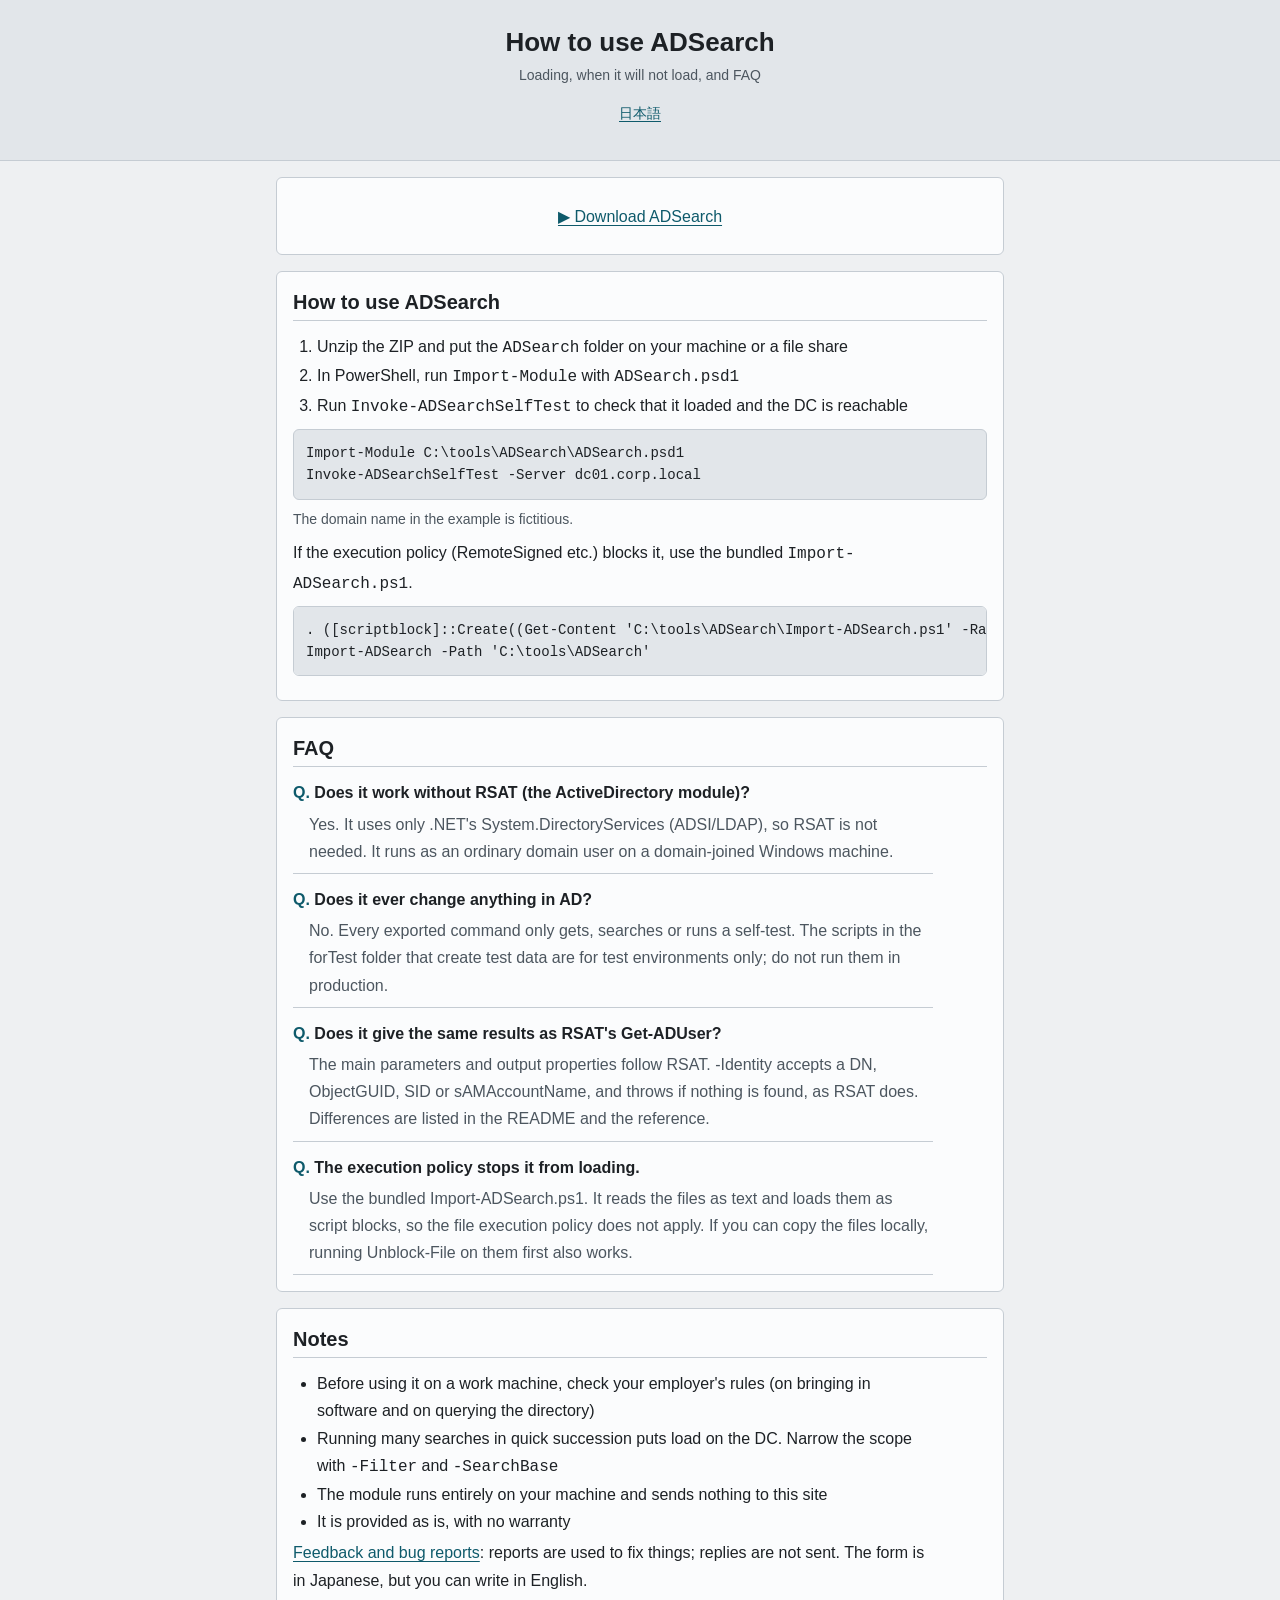
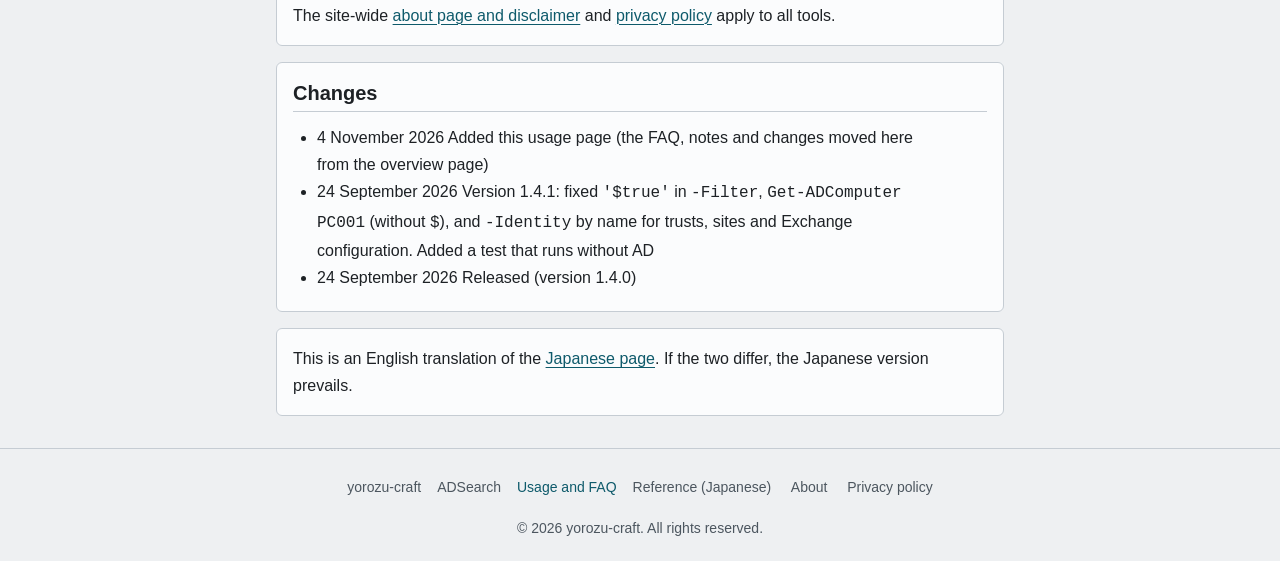
<file: docs/en/guide.html>
<!DOCTYPE html>
<html lang="en">
<head>
  <meta charset="UTF-8">
  <meta name="viewport" content="width=device-width, initial-scale=1.0">
  <title>Usage and FAQ | ADSearch | yorozu-craft</title>
  <meta name="description" content="How to load ADSearch, what to do when the execution policy blocks it, and answers about running without RSAT and read-only access.">
  <meta name="robots" content="index, follow">
  <link rel="canonical" href="https://yorozu-craft.com/ADSearch/en/guide.html">
  <link rel="alternate" hreflang="ja" href="https://yorozu-craft.com/ADSearch/guide.html">
  <link rel="alternate" hreflang="en" href="https://yorozu-craft.com/ADSearch/en/guide.html">
  <link rel="alternate" hreflang="x-default" href="https://yorozu-craft.com/ADSearch/guide.html">

  <meta property="og:title" content="ADSearch usage and FAQ">
  <meta property="og:description" content="How to load ADSearch, what to do when the execution policy blocks it, and the FAQ.">
  <meta property="og:type" content="article">
  <meta property="og:url" content="https://yorozu-craft.com/ADSearch/en/guide.html">
  <meta property="og:site_name" content="yorozu-craft">
  <meta property="og:locale" content="en_US">
  <meta property="og:locale:alternate" content="ja_JP">
  <meta property="og:image" content="https://yorozu-craft.com/ADSearch/og-image.png">
  <meta property="og:image:width" content="1200">
  <meta property="og:image:height" content="630">
  <meta name="twitter:card" content="summary_large_image">

  <script type="application/ld+json">
{
  "@context": "https://schema.org",
  "@type": "FAQPage",
  "mainEntity": [
    {
      "@type": "Question",
      "name": "Does it work without RSAT (the ActiveDirectory module)?",
      "acceptedAnswer": {
        "@type": "Answer",
        "text": "Yes. It uses only .NET's System.DirectoryServices (ADSI/LDAP), so RSAT is not needed. It runs as an ordinary domain user on a domain-joined Windows machine."
      }
    },
    {
      "@type": "Question",
      "name": "Does it ever change anything in AD?",
      "acceptedAnswer": {
        "@type": "Answer",
        "text": "No. Every exported command only gets, searches or runs a self-test. The scripts in the forTest folder that create test data are for test environments only; do not run them in production."
      }
    },
    {
      "@type": "Question",
      "name": "Does it give the same results as RSAT's Get-ADUser?",
      "acceptedAnswer": {
        "@type": "Answer",
        "text": "The main parameters and output properties follow RSAT. -Identity accepts a DN, ObjectGUID, SID or sAMAccountName, and throws if nothing is found, as RSAT does. Differences are listed in the README and the reference."
      }
    },
    {
      "@type": "Question",
      "name": "The execution policy stops it from loading.",
      "acceptedAnswer": {
        "@type": "Answer",
        "text": "Use the bundled Import-ADSearch.ps1. It reads the files as text and loads them as script blocks, so the file execution policy does not apply. If you can copy the files locally, running Unblock-File on them first also works."
      }
    }
  ]
}
  </script>

  <!-- Google AdSense（サイト所有確認 + 広告配信スクリプト） -->
  <meta name="google-adsense-account" content="ca-pub-5375267956079717">
  <script async src="https://pagead2.googlesyndication.com/pagead/js/adsbygoogle.js?client=ca-pub-5375267956079717"
     crossorigin="anonymous"></script>

  <meta name="theme-color" content="#eef0f2" media="(prefers-color-scheme: light)">
  <meta name="theme-color" content="#15191d" media="(prefers-color-scheme: dark)">
  <link rel="icon" href="../favicon.svg" type="image/svg+xml">
  <link rel="manifest" href="/manifest.webmanifest">
  <link rel="apple-touch-icon" href="../apple-touch-icon.png">
  <link rel="stylesheet" href="../style.css">
</head>
<body>

  <header class="app-header">
    <h1>How to use ADSearch</h1>
    <p class="subtitle">Loading, when it will not load, and FAQ</p>
    <p class="lang-switch"><a href="../guide.html" hreflang="ja" lang="ja">日本語</a></p>
  </header>

  <main class="app-main">

    <p class="card" style="text-align:center"><a href="./">▶ Download ADSearch</a></p>

    <section class="card content" id="howto" aria-labelledby="h-howto">
      <h2 id="h-howto">How to use ADSearch</h2>
      <ol>
        <li>Unzip the ZIP and put the <code>ADSearch</code> folder on your machine or a file share</li>
        <li>In PowerShell, run <code>Import-Module</code> with <code>ADSearch.psd1</code></li>
        <li>Run <code>Invoke-ADSearchSelfTest</code> to check that it loaded and the DC is reachable</li>
      </ol>
<pre tabindex="0"><code>Import-Module C:\tools\ADSearch\ADSearch.psd1
Invoke-ADSearchSelfTest -Server dc01.corp.local</code></pre>
      <p class="small">The domain name in the example is fictitious.</p>
      <p>If the execution policy (RemoteSigned etc.) blocks it, use the bundled <code>Import-ADSearch.ps1</code>.</p>
<pre tabindex="0"><code>. ([scriptblock]::Create((Get-Content 'C:\tools\ADSearch\Import-ADSearch.ps1' -Raw)))
Import-ADSearch -Path 'C:\tools\ADSearch'</code></pre>
    </section>

    <section class="card content" id="faq" aria-labelledby="h-faq">
      <h2 id="h-faq">FAQ</h2>
      <dl class="faq">
        <dt>Does it work without RSAT (the ActiveDirectory module)?</dt>
        <dd>Yes. It uses only .NET's System.DirectoryServices (ADSI/LDAP), so RSAT is not needed. It runs as an ordinary domain user on a domain-joined Windows machine.</dd>
        <dt>Does it ever change anything in AD?</dt>
        <dd>No. Every exported command only gets, searches or runs a self-test. The scripts in the forTest folder that create test data are for test environments only; do not run them in production.</dd>
        <dt>Does it give the same results as RSAT's Get-ADUser?</dt>
        <dd>The main parameters and output properties follow RSAT. -Identity accepts a DN, ObjectGUID, SID or sAMAccountName, and throws if nothing is found, as RSAT does. Differences are listed in the README and the reference.</dd>
        <dt>The execution policy stops it from loading.</dt>
        <dd>Use the bundled Import-ADSearch.ps1. It reads the files as text and loads them as script blocks, so the file execution policy does not apply. If you can copy the files locally, running Unblock-File on them first also works.</dd>
      </dl>
    </section>

    <section class="card content" id="notes" aria-labelledby="h-notes">
      <h2 id="h-notes">Notes</h2>
      <ul>
        <li>Before using it on a work machine, check your employer's rules (on bringing in software and on querying the directory)</li>
        <li>Running many searches in quick succession puts load on the DC. Narrow the scope with <code>-Filter</code> and <code>-SearchBase</code></li>
        <li>The module runs entirely on your machine and sends nothing to this site</li>
        <li>It is provided as is, with no warranty</li>
      </ul>
      <p><a href="/post/?from=/ADSearch/en/guide.html">Feedback and bug reports</a>: reports are used to fix things; replies are not sent. The form is in Japanese, but you can write in English.</p>
      <p>The site-wide <a href="../../en/about.html">about page and disclaimer</a> and <a href="../../en/privacy-policy.html">privacy policy</a> apply to all tools.</p>
    </section>

    <section class="card content" aria-labelledby="h-log">
      <h2 id="h-log">Changes</h2>
      <ul>
        <li><time datetime="2026-11-04">4 November 2026</time> Added this usage page (the FAQ, notes and changes moved here from the overview page)</li>
        <li><time datetime="2026-09-24">24 September 2026</time> Version 1.4.1: fixed <code>'$true'</code> in <code>-Filter</code>, <code>Get-ADComputer PC001</code> (without <code>$</code>), and <code>-Identity</code> by name for trusts, sites and Exchange configuration. Added a test that runs without AD</li>
        <li><time datetime="2026-09-24">24 September 2026</time> Released (version 1.4.0)</li>
      </ul>
    </section>

    <section class="card content" aria-label="Translation note">
      <p class="translation-note">This is an English translation of the <a href="../guide.html" hreflang="ja">Japanese page</a>. If the two differ, the Japanese version prevails.</p>
    </section>

  </main>

  <footer class="app-footer">
    <nav class="footer-nav" aria-label="Footer">
      <ul>
        <li><a href="../../en/">yorozu-craft</a></li>
        <li><a href="./">ADSearch</a></li>
        <li><a href="./guide.html" aria-current="page">Usage and FAQ</a></li>
        <li><a href="../reference.html" hreflang="ja">Reference (Japanese)</a></li>
        <li><a href="../../en/about.html">About</a></li>
        <li><a href="../../en/privacy-policy.html">Privacy policy</a></li>
      </ul>
    </nav>
    <p>&copy; 2026 yorozu-craft. All rights reserved.</p>
  </footer>

  <!-- Cloudflare Web Analytics（Cookie を使わないアクセス解析） --><script type='module' src='https://static.cloudflareinsights.com/beacon.min.js' data-cf-beacon='{"token": "b79bf821e1fd4b6683866d493b1de426"}'></script><!-- End Cloudflare Web Analytics -->
</body>
</html>
</file>
<file: docs/style.css>
/* ===========================
   ADSearch の紹介ページ（index.html・en/index.html）と reference.html — yorozu-craft 共通の皮（v2）
   色・字・角は皮のトークン（var(--…)）だけを使う。ダークは端末の設定に自動で合わせる
   =========================== */
/* yorozu-common:begin v2 — サイト共通の土台と皮。正本は youheioonuki.github.io の tools/common/v2/base.css と skin.css（yorozu-plans DESIGN.md）。
   この begin〜end の間は手で直さない（tools/sync-common.mjs で全ツールに配る。ツール固有の上書きは end の後に書く） */
/* yorozu-common v2 土台の層（yorozu-plans ROADMAP 7.98 D369、DESIGN.md）。すべてのページ（見せる・遊ぶ・世界を持つページも）に当てる。
   見た目（色・字・面）は持たない: リセット、押せる高さ、フォーカスの輪、入力の字の大きさ、読み上げの隠し字、動きを減らす設定、印刷で広告を出さない。
   色の値は各ページか共通の皮（skin.css）が --focus-ring・--focus・--muted・--error を決める。無ければ下の既定
   出どころ（v1 から引き継ぎ。2026-10-03 確認、yorozu-plans 企画書 59）: デジタル庁デザインシステム https://design.digital.go.jp/dads/ のコンテンツを加工して作成
   （フォーカスの輪・字の大きさの下限・入力欄のエラー表示。値は @digital-go-jp/design-tokens 2.0.1、MIT, (c) 2023 デジタル庁）。
   GOV.UK Frontend 6.5.1（MIT, (c) Crown copyright）の考え方: visually-hidden、エラーの文の前に読み上げ用の語 */
:root { --tap: 44px; --sp-1: 0.25rem; --sp-2: 0.5rem; --sp-3: 0.75rem; --sp-4: 1rem; --sp-6: 1.5rem; --sp-8: 2rem; --fs-s: 0.875rem; --fs-m: 1rem; --fs-l: 1.25rem; --fs-xl: 1.625rem; }
*, *::before, *::after { box-sizing: border-box; margin: 0; padding: 0; }
[hidden] { display: none !important; }
html { -webkit-text-size-adjust: 100%; text-size-adjust: 100%; }
:where(a, button, input, select, textarea, summary, [tabindex]):focus-visible {
  outline: 4px solid var(--focus-ring, #000); outline-offset: 2px; box-shadow: 0 0 0 2px var(--focus, #ffd43d);
}
@media (forced-colors: active) { :where(a, button, input, select, textarea, summary):focus-visible { outline-color: Highlight; } }
:where(input, select, textarea, button) { font: inherit; color: inherit; }
:where(input:not([type="checkbox"]):not([type="radio"]):not([type="range"]), select, textarea) { font-size: max(1rem, 16px); }
:where(button, summary, [role="button"]) { min-height: var(--tap); }
/* 1 つだけで置くリンク（nav の並び、使い方から道具へ戻るカード、言語の切り替え、パンくず）も押せる高さに。文中のリンクは対象外（WCAG 2.5.8。K192 の全巡回） */
:where(nav li > a, p.card > a:only-child, .lang-switch a, .crumb a) { display: inline-flex; align-items: center; justify-content: center; min-height: var(--tap); min-width: var(--tap); }
[aria-invalid="true"] { border-color: var(--error, #ce0000) !important; }
.field-error { color: var(--error, #ce0000); font-weight: 700; margin-top: var(--sp-1); }
.visually-hidden {
  position: absolute !important; width: 1px !important; height: 1px !important; margin: 0 !important; padding: 0 !important;
  overflow: hidden !important; clip-path: inset(50%) !important; white-space: nowrap !important; border: 0 !important;
}
@media (prefers-reduced-motion: reduce) { *, *::before, *::after { animation-duration: 0.01ms !important; animation-iteration-count: 1 !important; transition-duration: 0.01ms !important; scroll-behavior: auto !important; } }
@media print { ins.adsbygoogle, .google-auto-placed, iframe[id^="aswift"], iframe[id^="google_ads"] { display: none !important; } }
/* yorozu-common v2 共通の皮（B「静かな道具」。yorozu-plans ROADMAP 7.94〜7.99 D364・D366・D369、正典は DESIGN.md）。
   当てるのは計算・制度・道具・読み物・案内（docs/content-classes.csv の「皮」が「共通」）。base.css の後、ページ自身の CSS の前に読む（ページが上書きできる）。
   土台だけのページは <html data-skin="base">（CSV の「皮」から機械で付ける）で、この皮はすべて外れる。同じ CSS を共通と土台のページが使っていても出し分けられる。
   どの規則も :where() で詳細度を上げない（トークンは 0、要素の規則は要素 1 つ分のまま）。影・装飾・2 色以上の強調・端末依存の明朝は使わない */
:where(html:not([data-skin="base"])) {
  color-scheme: light dark;
  --bg: #eef0f2; --bg-2: #e2e6ea; --card: #fbfcfd; --text: #1d2125; --muted: #4c565f;
  --accent: #0e5a6b; --accent-soft: #dcecef; --on-accent: #ffffff;
  --border: #c5ccd3; --input-border: #6b7782;
  --error: #ce0000; --ok: #197a4b; --focus: #ffd43d; --focus-ring: #000;
  --font-ui: "Noto Sans JP", "Noto Sans CJK JP", "Hiragino Sans", "Hiragino Kaku Gothic ProN", Meiryo, sans-serif;
  --lh-body: 1.7; --lh-tight: 1.4; --radius: 6px; --line-input: 2px;
}
@media (prefers-color-scheme: dark) {
  :where(html:not([data-skin="base"])) {
    --bg: #15191d; --bg-2: #1c2227; --card: #1a1f24; --text: #e8ecef; --muted: #a8b3bc;
    --accent: #6fc3d4; --accent-soft: #14323a; --on-accent: #0b1a1e;
    --border: #2f373e; --input-border: #7a8792; --error: #ff8a7a; --ok: #6fcf97; --focus: #000; --focus-ring: #ffd43d;
  }
}
:where(html:not([data-skin="base"])) body { font-family: var(--font-ui); background: var(--bg); color: var(--text); line-height: var(--lh-body); font-variant-numeric: tabular-nums; }
:where(html:not([data-skin="base"])) h1 { font-size: var(--fs-xl); font-weight: 800; line-height: var(--lh-tight); }
:where(html:not([data-skin="base"])) h2 { font-size: var(--fs-l); font-weight: 800; line-height: var(--lh-tight); }
:where(html:not([data-skin="base"])) h3 { font-size: var(--fs-m); font-weight: 800; }
:where(html:not([data-skin="base"])) a { color: var(--accent); text-decoration-thickness: 1px; text-underline-offset: 3px; }
@media (hover: hover) { :where(html:not([data-skin="base"])) a:hover { text-decoration-thickness: 3px; } }
:where(html:not([data-skin="base"])) :where(input, textarea)::placeholder { color: var(--muted); opacity: 1; }
/* 部品: 入力の箱 */
:where(html:not([data-skin="base"])) :where(input:not([type="checkbox"]):not([type="radio"]):not([type="range"]), select, textarea) { border: var(--line-input) solid var(--input-border); border-radius: var(--radius); background: var(--card); min-height: var(--tap); padding: var(--sp-1) var(--sp-3); }
:where(html:not([data-skin="base"])) :where(input, select, textarea):focus { border-color: var(--text); }
/* 部品: ボタン（主は塗り、副は線）。線と角丸は .btn を持たない .btn-primary（<a class="btn-primary">）にも当てる（yorozu-plans D695・Q-905） */
:where(html:not([data-skin="base"])) :where(button, .btn, .btn-primary) { border: 1px solid var(--input-border); border-radius: var(--radius); }
:where(html:not([data-skin="base"])) :where(button, .btn) { background: var(--card); color: var(--text); font-weight: 700; padding: 0 var(--sp-4); cursor: pointer; }
:where(html:not([data-skin="base"])) :where(button[type="submit"], .btn-primary) { background: var(--accent); border-color: var(--accent); color: var(--on-accent); }
/* <a> のボタンは a { color } に負けないよう、詳細度を 1 段だけ上げる（D416。主は副の後に書いて勝たせる） */
:where(html:not([data-skin="base"])) a.btn { color: var(--text); }
:where(html:not([data-skin="base"])) a.btn-primary { color: var(--on-accent); }
/* 部品: チップ・面・折りたたみ（開閉の印 ▶ を残すため list-item のまま、高さは上下の余白と土台の min-height で）・結果の数字・注意の帯・固定バー */
:where(html:not([data-skin="base"])) :where(.chip) { display: inline-flex; align-items: center; min-height: var(--tap); min-width: var(--tap); padding: 0 var(--sp-3); border: 1px solid var(--input-border); border-radius: var(--radius); color: var(--text); text-decoration: none; font-weight: 700; }
:where(html:not([data-skin="base"])) :where(.card) { background: var(--card); border: 1px solid var(--border); border-radius: var(--radius); padding: var(--sp-4); }
:where(html:not([data-skin="base"])) :where(details) > summary { padding-block: var(--sp-2); cursor: pointer; font-weight: 700; }
:where(html:not([data-skin="base"])) :where(.result-num, .money, output) { font-size: var(--fs-xl); font-weight: 800; }
:where(html:not([data-skin="base"])) :where(.notice, [data-keep]) { border-left: 4px solid var(--text); background: var(--bg-2); padding: var(--sp-2) var(--sp-3); }
/* 部品: ページの脚（body の直下の footer）の字は 14px（--fs-s。yorozu-plans D695） */
:where(html:not([data-skin="base"])) :where(body > footer) { font-size: var(--fs-s); }
:where(html:not([data-skin="base"])) :where(.fixed-bar) { position: sticky; bottom: 0; background: var(--card); border-top: 1px solid var(--border); padding: var(--sp-2) var(--sp-4); }
/* yorozu-common:end */
/* ヘッダー */
.app-header { text-align: center; padding: var(--sp-6) var(--sp-4); background: var(--bg-2); border-bottom: 1px solid var(--border); }
.app-header .subtitle { font-size: var(--fs-s); color: var(--muted); margin: var(--sp-1) auto 0; max-width: 40em; }

/* 読み物の幅: 面は 760px、本文の行は 40 字（DESIGN 5 章）。コードの行はそのまま */
.app-main { max-width: 760px; margin: 0 auto; padding: var(--sp-4); }
.app-main .card { margin-bottom: var(--sp-4); }
.card h2 { border-bottom: 1px solid var(--border); padding-bottom: var(--sp-1); margin-bottom: var(--sp-3); }
.content h3 { margin: var(--sp-4) 0 var(--sp-1); }
.content :where(p, ul, ol, dl) { max-width: 40em; }
.content p + p { margin-top: var(--sp-2); }
.content :where(ul, ol) { padding-left: var(--sp-6); margin: var(--sp-1) 0; }
.faq dt { font-weight: 700; margin-top: var(--sp-3); }
.faq dt::before { content: 'Q. '; color: var(--accent); }
.faq dd { color: var(--muted); padding: var(--sp-1) 0 var(--sp-2) var(--sp-4); border-bottom: 1px solid var(--border); }
.small { font-size: var(--fs-s); color: var(--muted); margin-top: var(--sp-1); }
.kind { font-size: var(--fs-s); color: var(--muted); }
.lang-switch { font-size: var(--fs-s); margin-top: var(--sp-1); }
.more { margin-top: var(--sp-3); border-top: 1px solid var(--border); padding-top: var(--sp-2); }
.more[open] > summary { margin-bottom: var(--sp-2); }

/* コード */
pre { background: var(--bg-2); border: 1px solid var(--border); border-radius: var(--radius); padding: var(--sp-3); overflow-x: auto; font-size: var(--fs-s); line-height: 1.6; margin: var(--sp-2) 0; max-width: 100%; }
code { font-family: Consolas, "Courier New", monospace; overflow-wrap: anywhere; }
pre code { overflow-wrap: normal; }
.cmds { display: flex; flex-wrap: wrap; gap: var(--sp-1) var(--sp-2); margin: var(--sp-2) 0 var(--sp-3); }
.cmds code { background: var(--accent-soft); border-radius: var(--radius); padding: 0 var(--sp-2); font-size: var(--fs-s); }

/* ボタン（部品は皮の .btn。並べる配置と押せる高さだけ） */
.btn-row { display: flex; flex-wrap: wrap; gap: var(--sp-2); margin: var(--sp-3) 0; }
.btn-row a.btn { display: inline-flex; align-items: center; text-decoration: none; min-height: var(--tap); }

/* フッター */
.app-footer { text-align: center; padding: var(--sp-4); font-size: var(--fs-s); color: var(--muted); border-top: 1px solid var(--border); }
.footer-nav ul { list-style: none; display: flex; justify-content: center; flex-wrap: wrap; gap: var(--sp-2) var(--sp-4); margin-bottom: var(--sp-2); }
.footer-nav a { color: var(--muted); text-decoration: none; display: inline-flex; align-items: center; min-height: var(--tap); }
.footer-nav a:hover, .footer-nav a[aria-current="page"] { color: var(--accent); }
</file>
